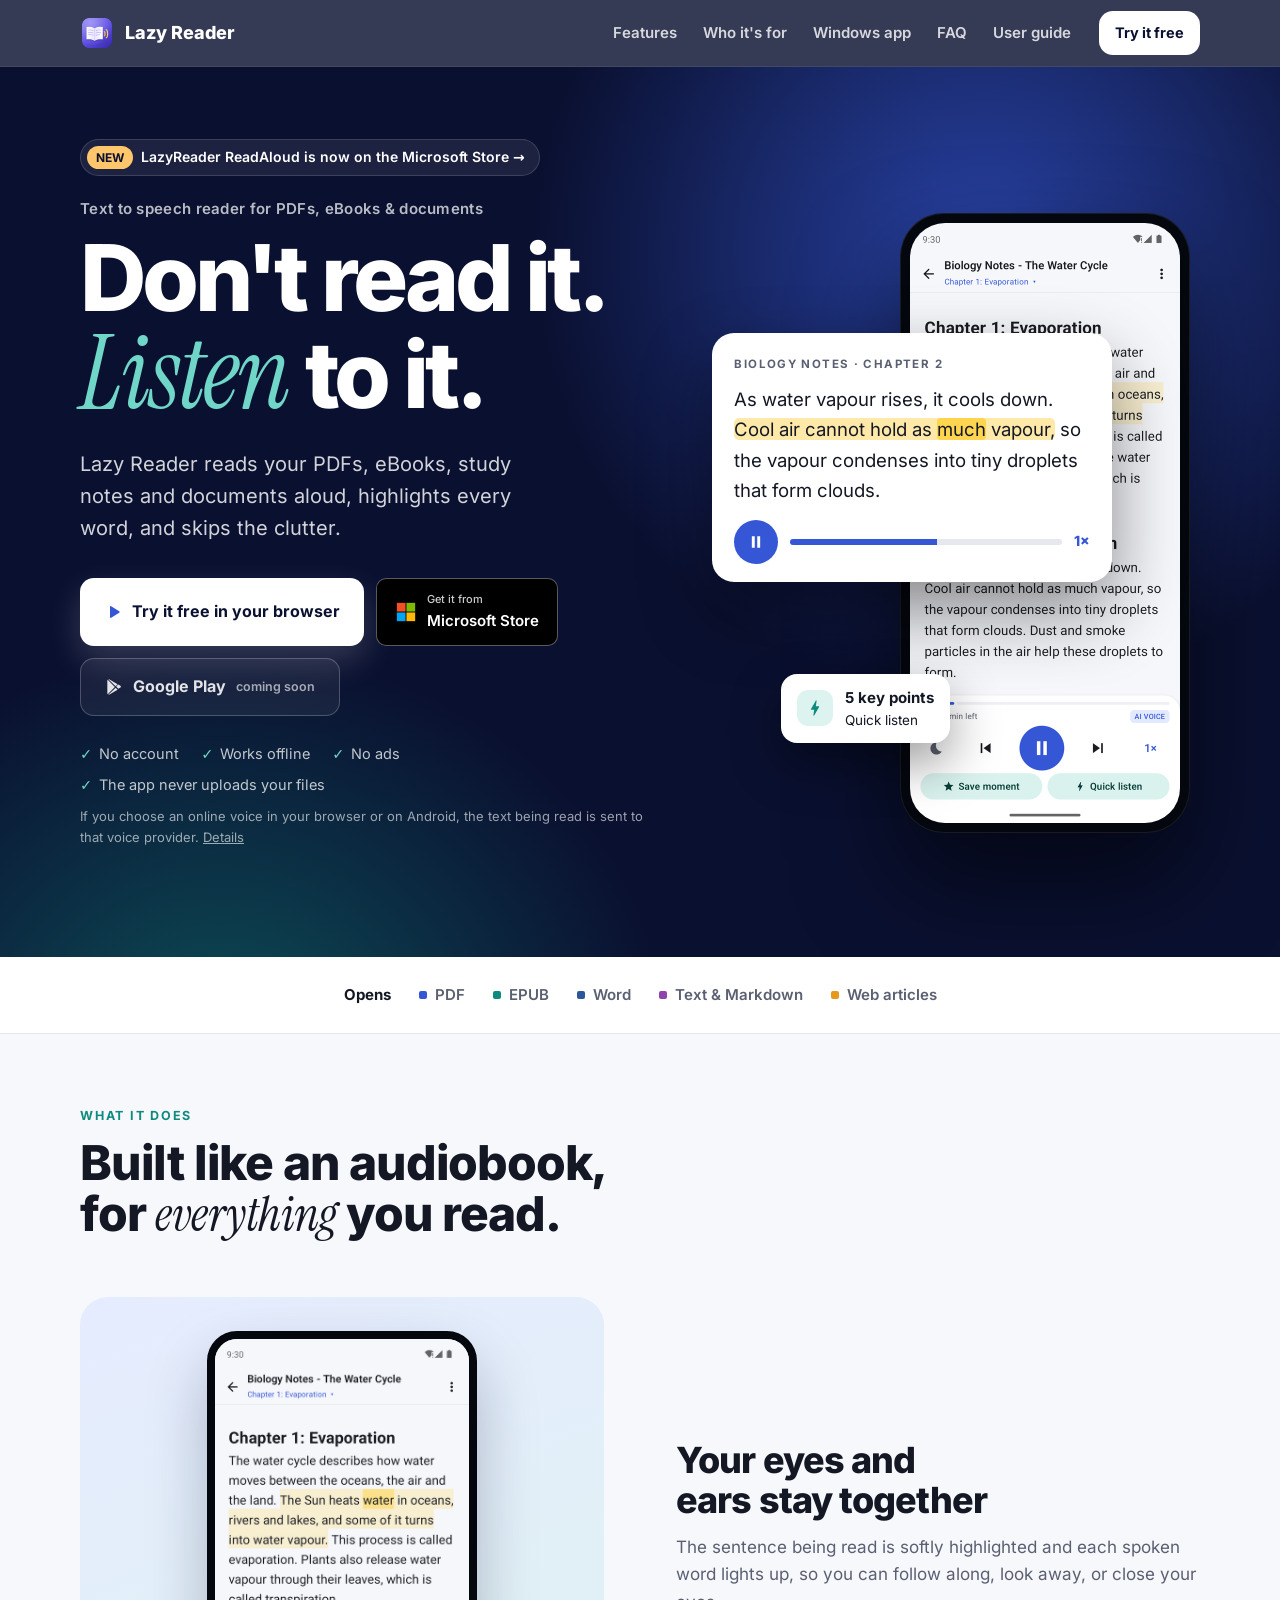
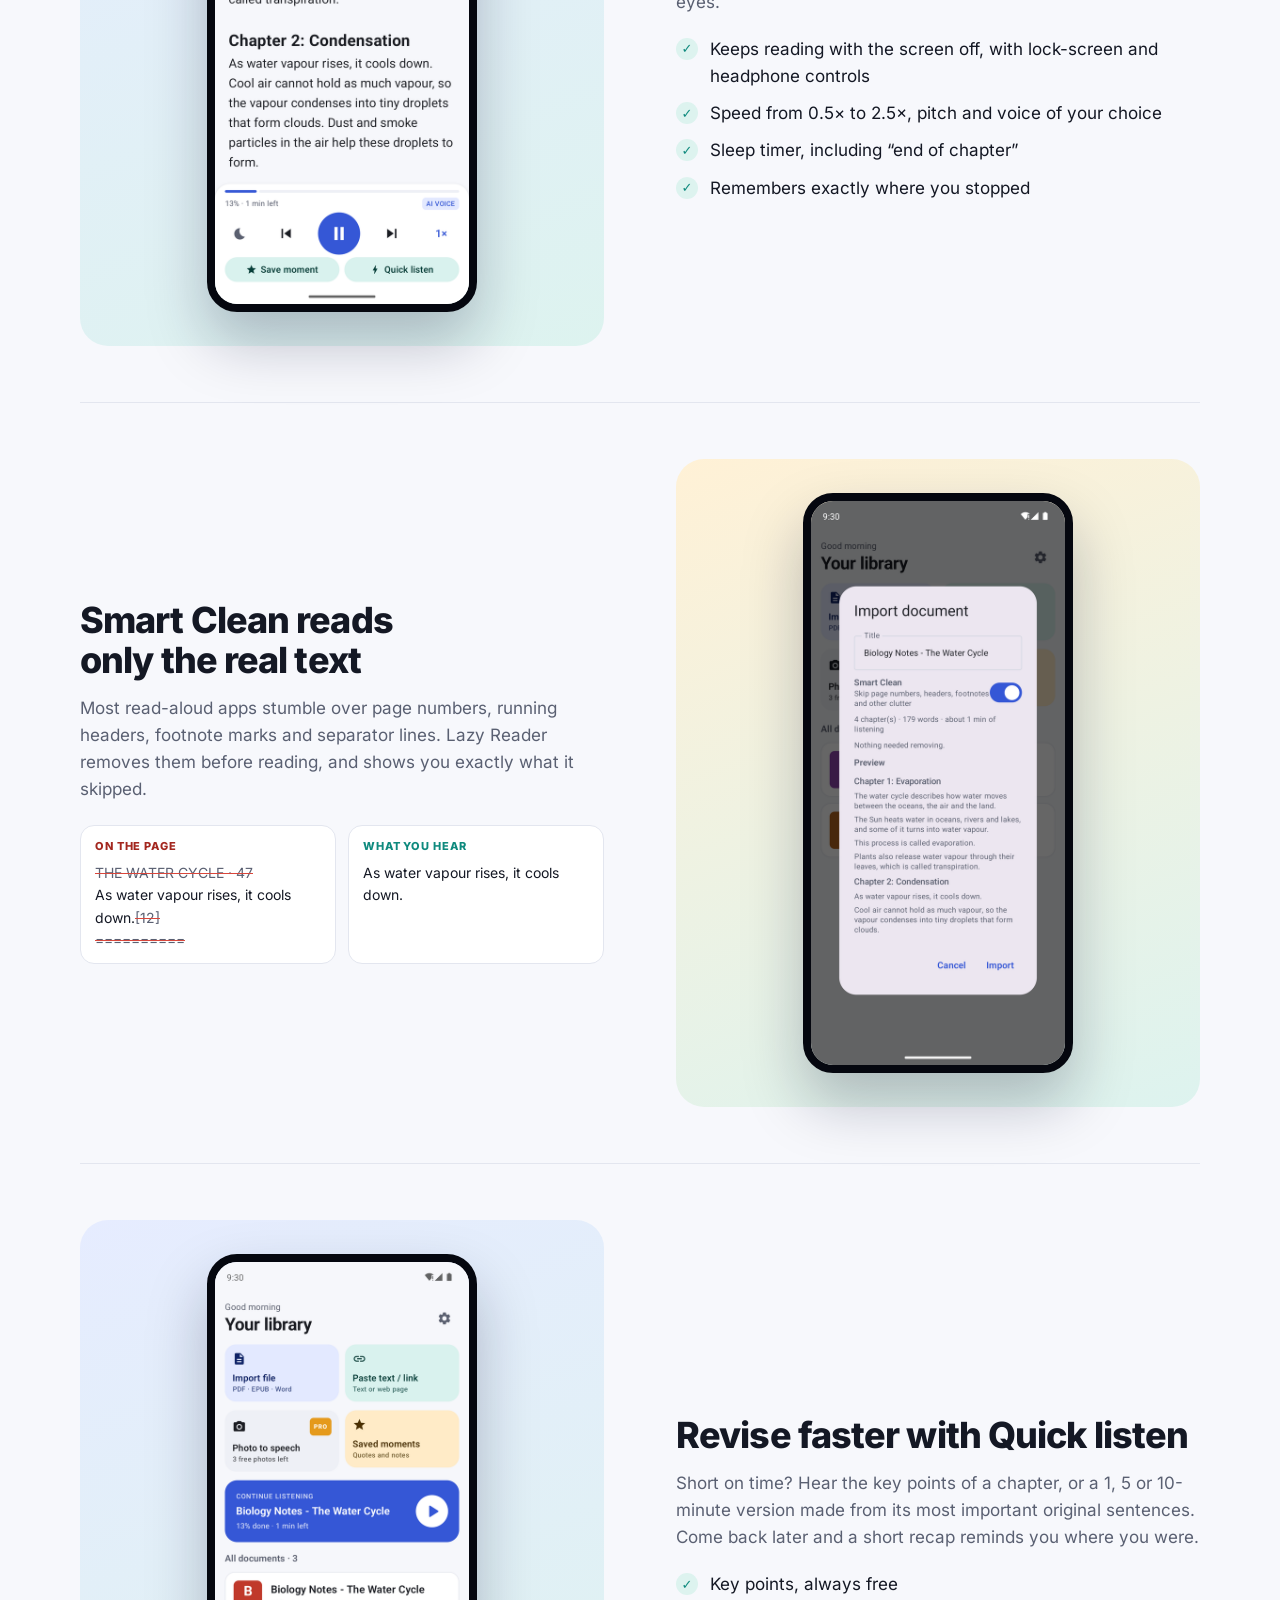
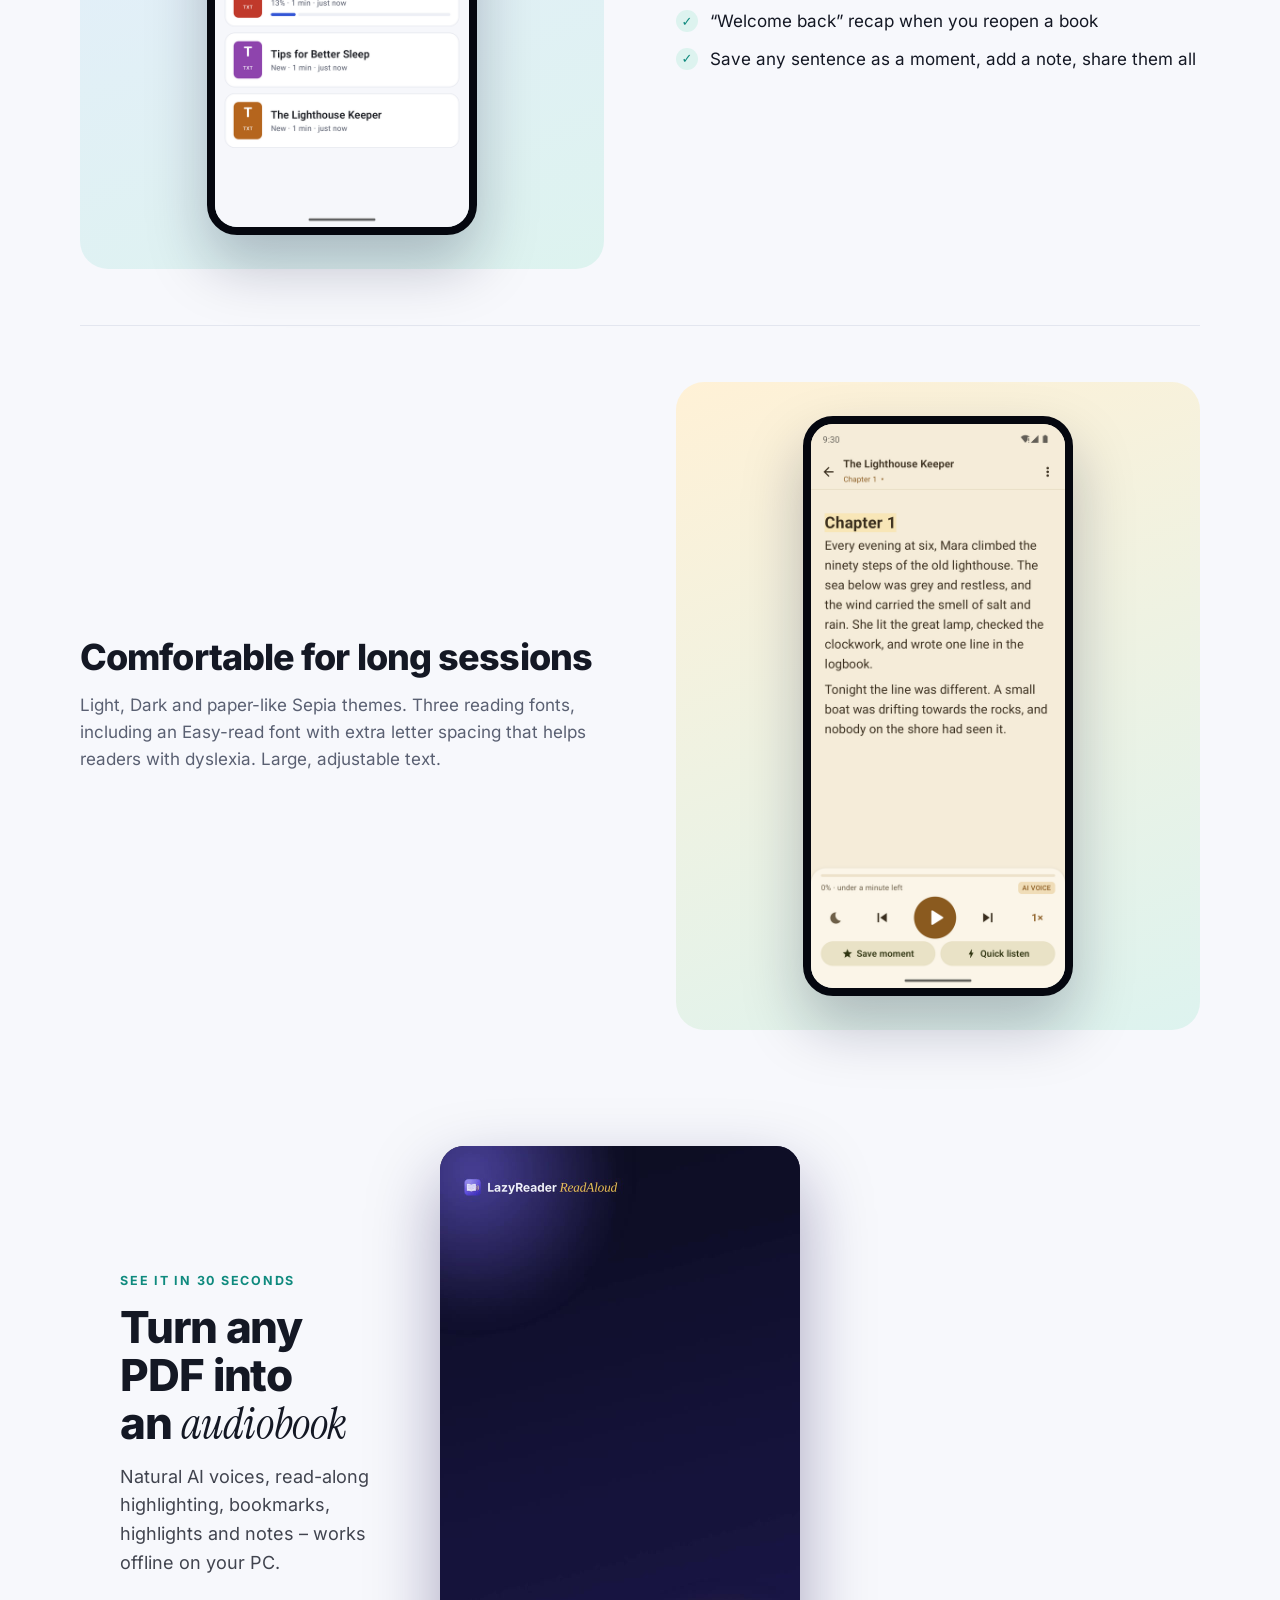
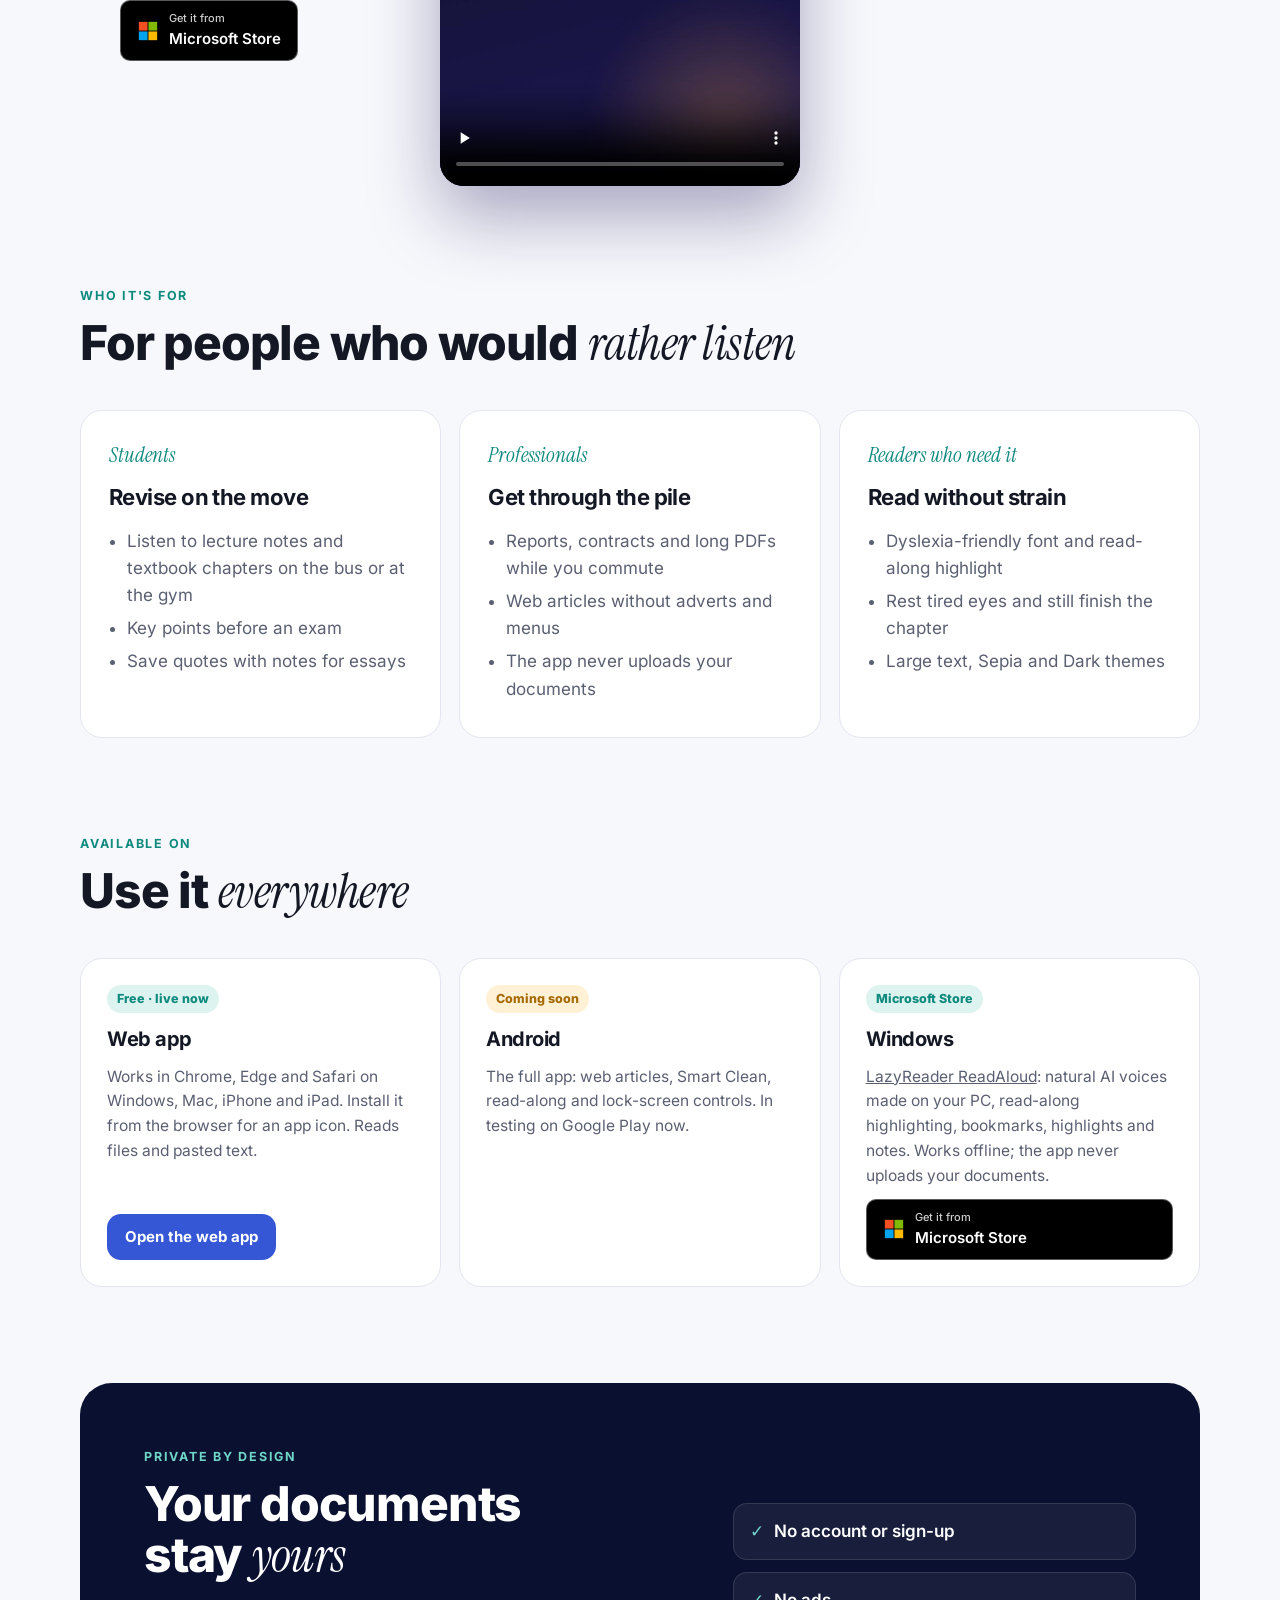
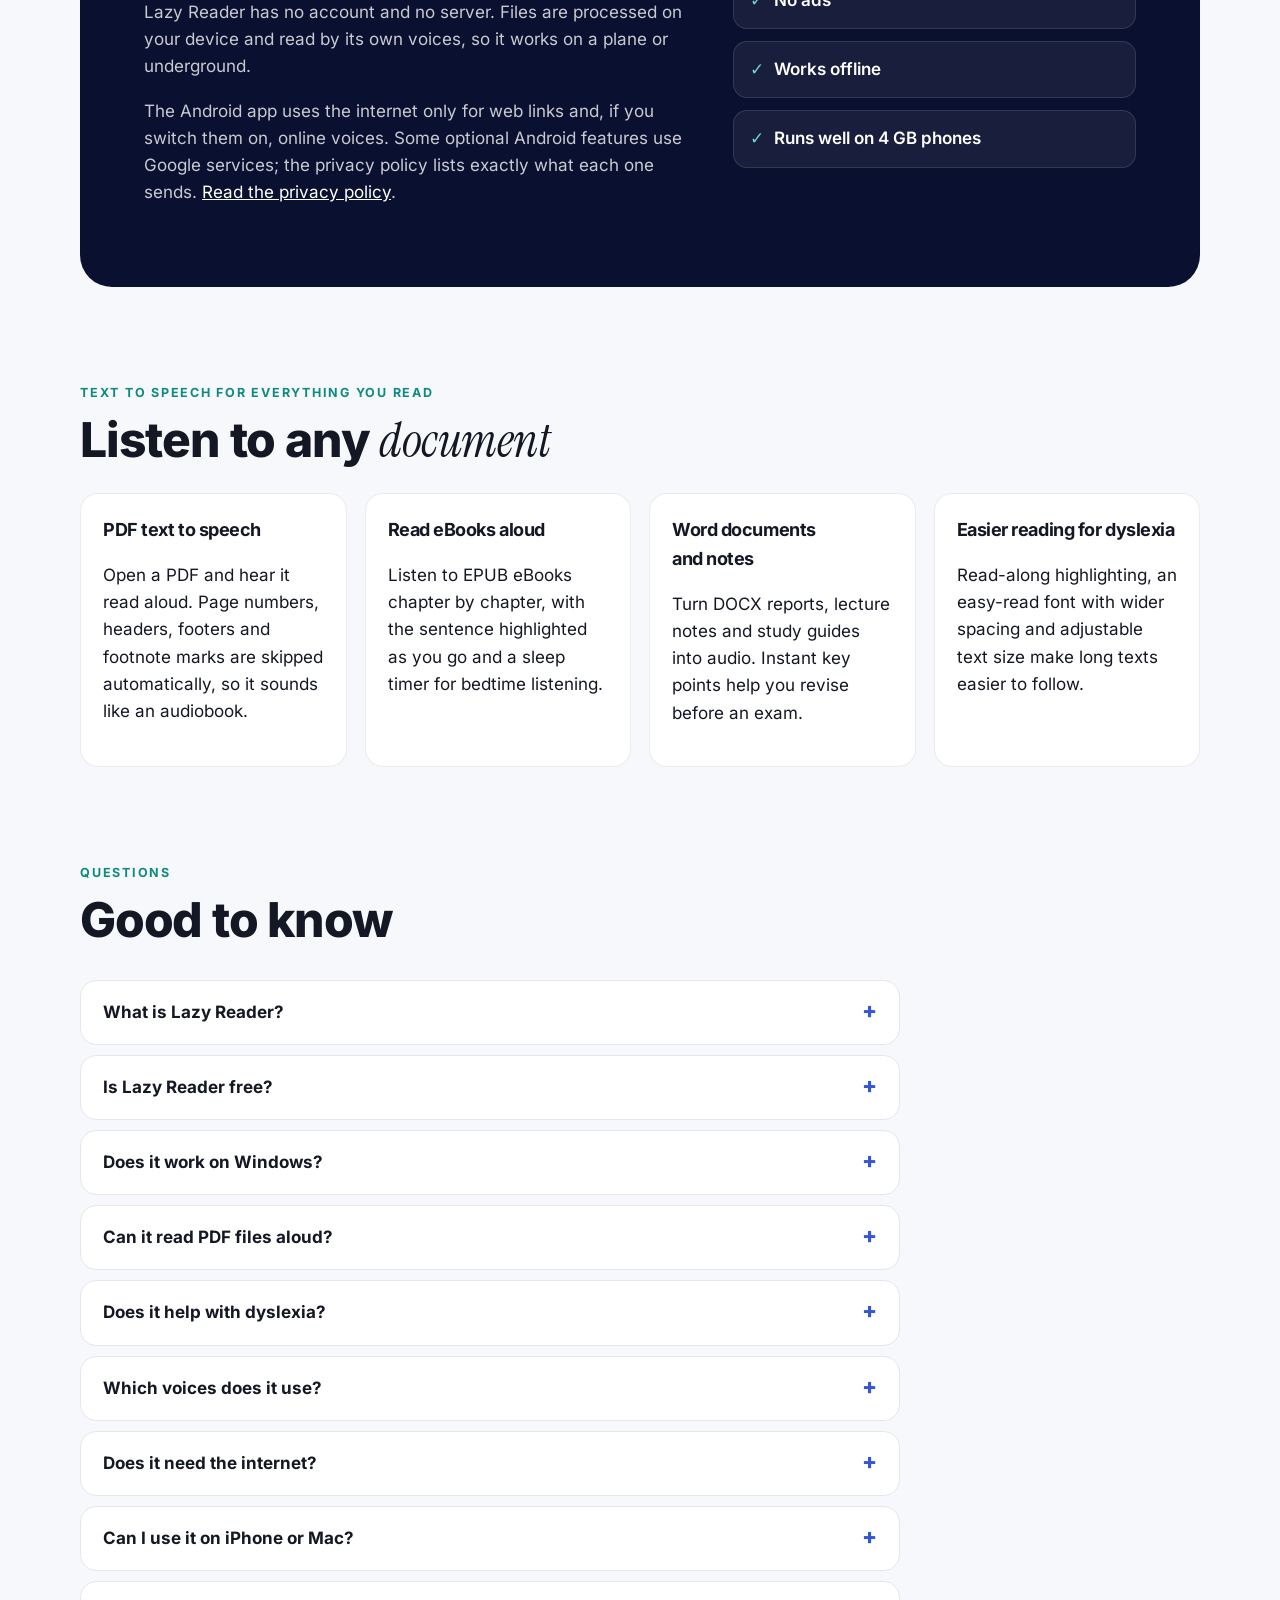
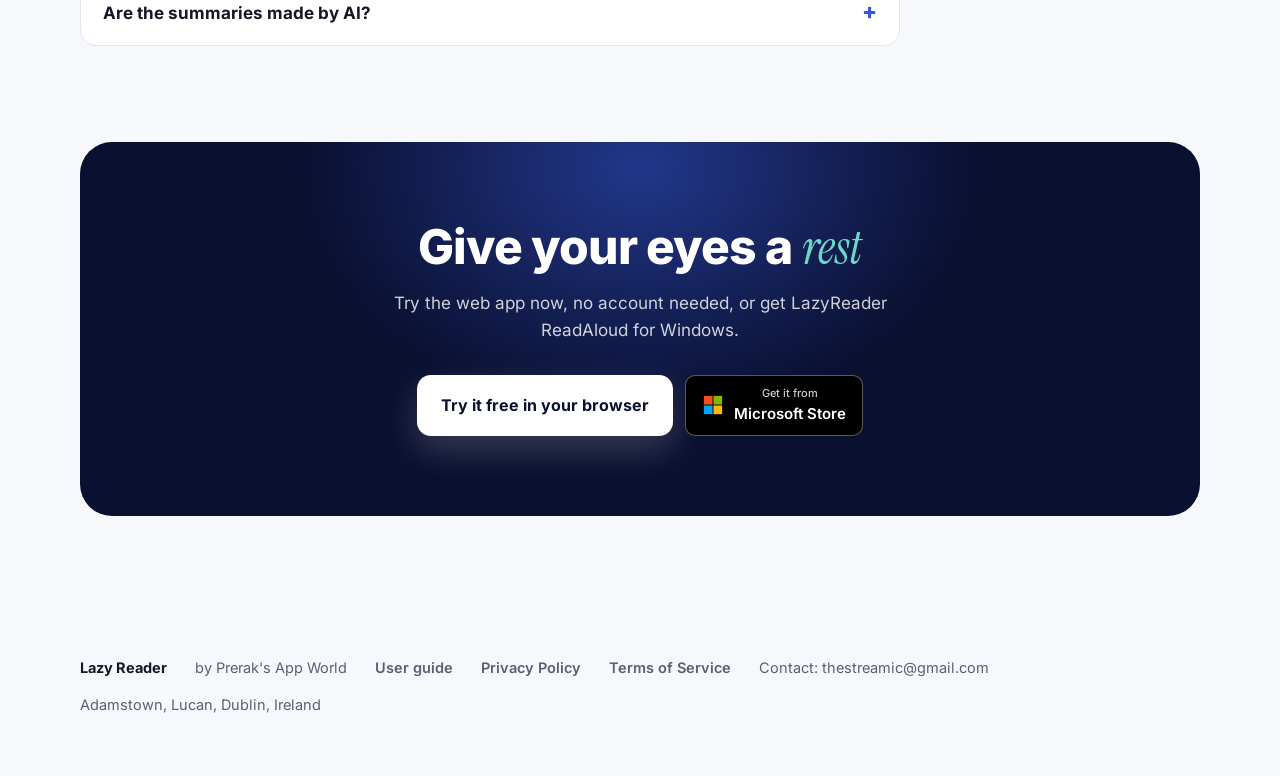
<file: index.html>
<!doctype html>
<html lang="en"><head><meta charset="utf-8"><meta name="viewport" content="width=device-width,initial-scale=1,viewport-fit=cover">
<meta name="claude:viewport-fit-sides" content="cover">
<title>Text to Speech Reader for PDF &amp; eBooks – Lazy Reader (Windows, Web)</title>
<meta name="description" content="Listen to PDFs, eBooks and Word documents read aloud in natural AI voices. Read-along highlighting, bookmarks, highlights and notes. Works offline. Get LazyReader ReadAloud free on the Microsoft Store or try it in your browser.">
<link rel="canonical" href="https://lazyreader.thestreamic.in/">
<meta name="robots" content="index,follow,max-image-preview:large">
<meta name="theme-color" content="#0E1220">
<meta property="og:type" content="website">
<meta property="og:site_name" content="Lazy Reader">
<meta property="og:title" content="Lazy Reader – Text to speech reader for PDFs and eBooks">
<meta property="og:description" content="Turn PDFs, eBooks and documents into audiobooks with read-along highlighting. Private, offline, free to try.">
<meta property="og:url" content="https://lazyreader.thestreamic.in/">
<meta property="og:image" content="https://lazyreader.thestreamic.in/assets/feature-graphic.png">
<meta name="twitter:card" content="summary_large_image">
<meta name="twitter:title" content="Lazy Reader – Text to speech reader for PDFs and eBooks">
<meta name="twitter:description" content="Listen to PDFs, eBooks and documents read aloud with read-along highlighting. Private and offline.">
<meta name="twitter:image" content="https://lazyreader.thestreamic.in/assets/feature-graphic.png">
<script type="application/ld+json">{"@context": "https://schema.org", "@graph": [{"@type": "SoftwareApplication", "name": "Lazy Reader", "alternateName": ["LazyReader ReadAloud", "Lazy Reader for Windows"], "applicationCategory": "UtilitiesApplication", "applicationSubCategory": "Text to speech reader", "operatingSystem": "Windows 10, Windows 11, Android, Web browser", "description": "Text to speech reader that reads PDFs, eBooks, Word documents and web articles aloud with read-along highlighting. Private and offline.", "url": "https://lazyreader.thestreamic.in/", "downloadUrl": "https://apps.microsoft.com/detail/9P0QN9WHNW99", "installUrl": "https://apps.microsoft.com/detail/9P0QN9WHNW99", "screenshot": "https://lazyreader.thestreamic.in/assets/screen-reader.png", "featureList": ["Text to speech for PDF, EPUB, DOCX, TXT and web pages", "Read-along sentence highlighting", "Smart Clean skips page numbers, headers and footers", "Natural voices, offline", "Instant key points and summaries", "Sleep timer and saved moments", "Bookmarks, 4-colour highlights and notes", "Notebook search across books", "Works offline on Windows 10 and 11"], "offers": {"@type": "Offer", "price": "0", "priceCurrency": "EUR", "description": "Free to download and try"}, "publisher": {"@type": "Organization", "name": "Prerak's App World", "email": "thestreamic@gmail.com"}, "image": "https://lazyreader.thestreamic.in/assets/app-icon.png", "sameAs": ["https://apps.microsoft.com/detail/9P0QN9WHNW99"]}, {"@type": "WebSite", "name": "Lazy Reader", "url": "https://lazyreader.thestreamic.in/"}, {"@type": "FAQPage", "mainEntity": [{"@type": "Question", "name": "What is Lazy Reader?", "acceptedAnswer": {"@type": "Answer", "text": "Lazy Reader is a text to speech reader. It reads PDFs, eBooks (EPUB), Word documents, notes and web articles aloud in natural voices and highlights the sentence you are hearing, like an audiobook for anything you read."}}, {"@type": "Question", "name": "Is Lazy Reader free?", "acceptedAnswer": {"@type": "Answer", "text": "Lazy Reader is free to download and try. While we launch, all features are free for a limited time. Some advanced features will later become part of an optional Pro upgrade; reading your documents aloud stays free."}}, {"@type": "Question", "name": "Does it work on Windows?", "acceptedAnswer": {"@type": "Answer", "text": "Yes. LazyReader ReadAloud for Windows is on the Microsoft Store. It uses natural AI voices generated on your PC, so it works offline and the app never uploads your documents."}}, {"@type": "Question", "name": "Can it read PDF files aloud?", "acceptedAnswer": {"@type": "Answer", "text": "Yes. Open a PDF and press Play. Smart Clean skips page numbers, headers, footers and footnote marks so you only hear the real text. Scanned PDFs (pictures of pages) are not supported yet."}}, {"@type": "Question", "name": "Does it help with dyslexia?", "acceptedAnswer": {"@type": "Answer", "text": "Many readers with dyslexia or tired eyes find listening with read-along highlighting easier. Lazy Reader also has an easy-read font with wider spacing and adjustable text size."}}]}, {"@type": "VideoObject", "name": "LazyReader ReadAloud: turn any PDF into an audiobook", "description": "30-second tour of LazyReader ReadAloud, the text to speech reader for Windows: natural AI voices, read-along highlighting, bookmarks, highlights and notes. Works offline.", "thumbnailUrl": "https://lazyreader.thestreamic.in/assets/video/short-poster.jpg?v=5", "contentUrl": "https://lazyreader.thestreamic.in/assets/video/lazyreader-readaloud-short.mp4?v=5", "uploadDate": "2026-11-28", "duration": "PT27S"}]}</script>
<link rel="icon" href="assets/favicon-48.png" sizes="48x48">
<link rel="apple-touch-icon" href="assets/apple-touch-icon.png">
<style>/* fonts are self-hosted: no requests to Google Fonts */
@font-face{font-family:'Inter';font-style:normal;font-display:swap;font-weight:400;src:url(assets/fonts/inter-latin-400-normal.woff2) format('woff2');unicode-range:U+0000-00FF, U+0131, U+0152-0153, U+02BB-02BC, U+02C6, U+02DA, U+02DC, U+0304, U+0308, U+0329, U+2000-206F, U+20AC, U+2122, U+2191, U+2193, U+2212, U+2215, U+FEFF, U+FFFD}
@font-face{font-family:'Inter';font-style:normal;font-display:swap;font-weight:400;src:url(assets/fonts/inter-latin-ext-400-normal.woff2) format('woff2');unicode-range:U+0100-02BA, U+02BD-02C5, U+02C7-02CC, U+02CE-02D7, U+02DD-02FF, U+0304, U+0308, U+0329, U+1D00-1DBF, U+1E00-1E9F, U+1EF2-1EFF, U+2020, U+20A0-20AB, U+20AD-20C0, U+2113, U+2C60-2C7F, U+A720-A7FF}
@font-face{font-family:'Inter';font-style:normal;font-display:swap;font-weight:500;src:url(assets/fonts/inter-latin-500-normal.woff2) format('woff2');unicode-range:U+0000-00FF, U+0131, U+0152-0153, U+02BB-02BC, U+02C6, U+02DA, U+02DC, U+0304, U+0308, U+0329, U+2000-206F, U+20AC, U+2122, U+2191, U+2193, U+2212, U+2215, U+FEFF, U+FFFD}
@font-face{font-family:'Inter';font-style:normal;font-display:swap;font-weight:500;src:url(assets/fonts/inter-latin-ext-500-normal.woff2) format('woff2');unicode-range:U+0100-02BA, U+02BD-02C5, U+02C7-02CC, U+02CE-02D7, U+02DD-02FF, U+0304, U+0308, U+0329, U+1D00-1DBF, U+1E00-1E9F, U+1EF2-1EFF, U+2020, U+20A0-20AB, U+20AD-20C0, U+2113, U+2C60-2C7F, U+A720-A7FF}
@font-face{font-family:'Inter';font-style:normal;font-display:swap;font-weight:600;src:url(assets/fonts/inter-latin-600-normal.woff2) format('woff2');unicode-range:U+0000-00FF, U+0131, U+0152-0153, U+02BB-02BC, U+02C6, U+02DA, U+02DC, U+0304, U+0308, U+0329, U+2000-206F, U+20AC, U+2122, U+2191, U+2193, U+2212, U+2215, U+FEFF, U+FFFD}
@font-face{font-family:'Inter';font-style:normal;font-display:swap;font-weight:600;src:url(assets/fonts/inter-latin-ext-600-normal.woff2) format('woff2');unicode-range:U+0100-02BA, U+02BD-02C5, U+02C7-02CC, U+02CE-02D7, U+02DD-02FF, U+0304, U+0308, U+0329, U+1D00-1DBF, U+1E00-1E9F, U+1EF2-1EFF, U+2020, U+20A0-20AB, U+20AD-20C0, U+2113, U+2C60-2C7F, U+A720-A7FF}
@font-face{font-family:'Inter';font-style:normal;font-display:swap;font-weight:700;src:url(assets/fonts/inter-latin-700-normal.woff2) format('woff2');unicode-range:U+0000-00FF, U+0131, U+0152-0153, U+02BB-02BC, U+02C6, U+02DA, U+02DC, U+0304, U+0308, U+0329, U+2000-206F, U+20AC, U+2122, U+2191, U+2193, U+2212, U+2215, U+FEFF, U+FFFD}
@font-face{font-family:'Inter';font-style:normal;font-display:swap;font-weight:700;src:url(assets/fonts/inter-latin-ext-700-normal.woff2) format('woff2');unicode-range:U+0100-02BA, U+02BD-02C5, U+02C7-02CC, U+02CE-02D7, U+02DD-02FF, U+0304, U+0308, U+0329, U+1D00-1DBF, U+1E00-1E9F, U+1EF2-1EFF, U+2020, U+20A0-20AB, U+20AD-20C0, U+2113, U+2C60-2C7F, U+A720-A7FF}
@font-face{font-family:'Inter';font-style:normal;font-display:swap;font-weight:800;src:url(assets/fonts/inter-latin-800-normal.woff2) format('woff2');unicode-range:U+0000-00FF, U+0131, U+0152-0153, U+02BB-02BC, U+02C6, U+02DA, U+02DC, U+0304, U+0308, U+0329, U+2000-206F, U+20AC, U+2122, U+2191, U+2193, U+2212, U+2215, U+FEFF, U+FFFD}
@font-face{font-family:'Inter';font-style:normal;font-display:swap;font-weight:800;src:url(assets/fonts/inter-latin-ext-800-normal.woff2) format('woff2');unicode-range:U+0100-02BA, U+02BD-02C5, U+02C7-02CC, U+02CE-02D7, U+02DD-02FF, U+0304, U+0308, U+0329, U+1D00-1DBF, U+1E00-1E9F, U+1EF2-1EFF, U+2020, U+20A0-20AB, U+20AD-20C0, U+2113, U+2C60-2C7F, U+A720-A7FF}
@font-face{font-family:'Instrument Serif';font-style:normal;font-display:swap;font-weight:400;src:url(assets/fonts/instrument-serif-latin-400-normal.woff2) format('woff2');unicode-range:U+0000-00FF, U+0131, U+0152-0153, U+02BB-02BC, U+02C6, U+02DA, U+02DC, U+0304, U+0308, U+0329, U+2000-206F, U+20AC, U+2122, U+2191, U+2193, U+2212, U+2215, U+FEFF, U+FFFD}
@font-face{font-family:'Instrument Serif';font-style:normal;font-display:swap;font-weight:400;src:url(assets/fonts/instrument-serif-latin-ext-400-normal.woff2) format('woff2');unicode-range:U+0100-02BA, U+02BD-02C5, U+02C7-02CC, U+02CE-02D7, U+02DD-02FF, U+0304, U+0308, U+0329, U+1D00-1DBF, U+1E00-1E9F, U+1EF2-1EFF, U+2020, U+20A0-20AB, U+20AD-20C0, U+2113, U+2C60-2C7F, U+A720-A7FF}
@font-face{font-family:'Instrument Serif';font-style:italic;font-display:swap;font-weight:400;src:url(assets/fonts/instrument-serif-latin-400-italic.woff2) format('woff2');unicode-range:U+0000-00FF, U+0131, U+0152-0153, U+02BB-02BC, U+02C6, U+02DA, U+02DC, U+0304, U+0308, U+0329, U+2000-206F, U+20AC, U+2122, U+2191, U+2193, U+2212, U+2215, U+FEFF, U+FFFD}
@font-face{font-family:'Instrument Serif';font-style:italic;font-display:swap;font-weight:400;src:url(assets/fonts/instrument-serif-latin-ext-400-italic.woff2) format('woff2');unicode-range:U+0100-02BA, U+02BD-02C5, U+02C7-02CC, U+02CE-02D7, U+02DD-02FF, U+0304, U+0308, U+0329, U+1D00-1DBF, U+1E00-1E9F, U+1EF2-1EFF, U+2020, U+20A0-20AB, U+20AD-20C0, U+2113, U+2C60-2C7F, U+A720-A7FF}
</style>
<style>
/* Layout: ink-dark hero with a live read-along demo; calm light body of alternating screenshot/feature rows; two price cards; platforms; FAQ */
:root{
  --ink:#0A1030; --paper:#F7F8FC; --surface:#FFFFFF; --fg:#141824; --muted:#5A6072; --line:#E3E6EF;
  --blue:#3557D6; --teal:#0F8A7E; --teal-2:#6FD6C8; --sun:#FFC66B; --hl:#FFE9A8; --word:#FFD54F;
  --blue-soft:#E6ECFF; --teal-soft:#DDF3EF; --sun-soft:#FFF1D6;
  --sans:'Inter',system-ui,-apple-system,'Segoe UI',Roboto,sans-serif;
  --serif:'Instrument Serif',Georgia,'Times New Roman',serif;
  --r:22px;
}
@media (prefers-color-scheme: dark){:root:not([data-theme="light"]){
  --paper:#0D1018; --surface:#161A24; --fg:#E9EBF2; --muted:#A4AABB; --line:#262B38;
  --blue:#9DB1FF; --teal:#6FD6C8; --blue-soft:#1D2856; --teal-soft:#12352F; --sun-soft:#3A2D10; color-scheme:dark}}
:root[data-theme="dark"]{
  --paper:#0D1018; --surface:#161A24; --fg:#E9EBF2; --muted:#A4AABB; --line:#262B38;
  --blue:#9DB1FF; --teal:#6FD6C8; --blue-soft:#1D2856; --teal-soft:#12352F; --sun-soft:#3A2D10; color-scheme:dark}
*{box-sizing:border-box}
html{scroll-behavior:smooth}
@media (prefers-reduced-motion: reduce){html{scroll-behavior:auto}*{animation:none!important;transition:none!important}}
body{margin:0;background:var(--paper);color:var(--fg);font-family:var(--sans);font-size:17px;line-height:1.6;-webkit-font-smoothing:antialiased}
a{color:inherit}
img{max-width:100%;display:block}
.in{max-width:1160px;margin:0 auto;padding-left:max(20px,env(safe-area-inset-left,0px));padding-right:max(20px,env(safe-area-inset-right,0px))}
h1,h2,h3{margin:0;letter-spacing:-.025em;text-wrap:balance}
h2{font-size:clamp(30px,4.2vw,48px);line-height:1.06;font-weight:800}
.serif{font-family:var(--serif);font-weight:400;font-style:italic;letter-spacing:-.01em}
.eyebrow{font-size:12.5px;font-weight:700;letter-spacing:.14em;text-transform:uppercase;color:var(--teal);margin-bottom:12px}
section{padding-block:96px}
.btn{display:inline-flex;align-items:center;justify-content:center;gap:10px;padding:15px 24px;border-radius:14px;font-weight:700;text-decoration:none;font-size:16px;border:0;cursor:pointer;transition:transform .15s,box-shadow .15s}
.btn:hover{transform:translateY(-1px)}
.btn:focus-visible{outline:3px solid var(--sun);outline-offset:3px}
.btn svg{width:18px;height:18px;flex:none}

/* nav */
body::before{content:"";position:fixed;inset:0 0 auto;height:env(safe-area-inset-top,0px);background:var(--ink);z-index:21}
.nav{position:sticky;top:env(safe-area-inset-top,0px);z-index:20;background:rgba(10,16,48,.82);backdrop-filter:saturate(1.4) blur(14px);-webkit-backdrop-filter:saturate(1.4) blur(14px);border-bottom:1px solid rgba(255,255,255,.08);color:#fff}
.nav .in{display:flex;align-items:center;gap:28px;height:66px}
.brand{display:flex;align-items:center;gap:11px;font-weight:800;font-size:18px;text-decoration:none}
.brand img{width:34px;height:34px;border-radius:9px}
.nav .links{display:flex;gap:26px;margin-left:auto;font-size:15px;font-weight:600}
.nav .links a{text-decoration:none;opacity:.8}
.nav .links a:hover{opacity:1}
.nav .cta{padding:10px 16px;font-size:14.5px;background:#fff;color:var(--ink)}
@media (max-width:820px){.nav .links{display:none}.nav .cta{margin-left:auto}}

/* hero */
.hero{background:var(--ink);color:#fff;position:relative;overflow:hidden;padding-block:72px 110px}
.hero::before{content:"";position:absolute;right:-12%;top:-30%;width:900px;height:900px;background:radial-gradient(closest-side,rgba(53,87,214,.7),transparent)}
.hero::after{content:"";position:absolute;left:-18%;bottom:-55%;width:900px;height:800px;background:radial-gradient(closest-side,rgba(15,138,126,.5),transparent)}
.hero .in{position:relative;z-index:1;display:grid;grid-template-columns:1.08fr .92fr;gap:60px;align-items:center}
@media (max-width:940px){.hero .in{grid-template-columns:1fr;gap:56px}}
.pill{display:inline-flex;align-items:center;gap:8px;padding:6px 14px 6px 6px;border-radius:999px;background:rgba(255,255,255,.08);border:1px solid rgba(255,255,255,.14);font-size:14px;font-weight:600}
.pill b{background:var(--sun);color:var(--ink);border-radius:999px;padding:2px 9px;font-size:12px}
.hero h1{font-size:clamp(46px,7.4vw,92px);line-height:.98;font-weight:800;letter-spacing:-.045em;margin-top:22px}
.hero h1 .kicker{display:block;font-size:15px;font-weight:600;letter-spacing:.02em;line-height:1.4;color:rgba(255,255,255,.72);margin-bottom:14px;text-transform:none}
.store-badge{display:inline-flex;align-items:center;gap:10px;background:#000;color:#fff;border:1px solid rgba(255,255,255,.35);border-radius:10px;padding:9px 16px;font-weight:600;text-decoration:none;font-size:15px}
.store-badge small{display:block;font-size:11px;font-weight:500;opacity:.8}
.seo-grid{display:grid;grid-template-columns:repeat(auto-fit,minmax(240px,1fr));gap:18px;margin-top:26px}
.seo-grid article{background:#fff;border:1px solid rgba(14,18,32,.08);border-radius:18px;padding:22px}
.seo-grid h3{font-size:18px;margin-bottom:8px}
.hero h1 .serif{font-size:1.12em;color:var(--teal-2);letter-spacing:-.02em}
.hero .sub{font-size:20px;color:rgba(255,255,255,.82);margin:24px 0 34px;max-width:36ch}
.ctas{display:flex;flex-wrap:wrap;gap:12px}
.btn-main{background:#fff;color:var(--ink);box-shadow:0 14px 34px rgba(255,255,255,.18)}
.btn-main:hover{box-shadow:0 18px 40px rgba(255,255,255,.26)}
.btn-ghost{background:rgba(255,255,255,.06);color:rgba(255,255,255,.88);border:1px solid rgba(255,255,255,.22)}
.btn-ghost small{font-weight:600;opacity:.7;font-size:12.5px}
.trust{display:flex;flex-wrap:wrap;gap:8px 22px;margin-top:26px;font-size:14.5px;color:rgba(255,255,255,.75)}
.trust span::before{content:"✓";color:var(--teal-2);font-weight:900;margin-right:7px}
.stage{position:relative;min-height:560px}
.phone{position:absolute;right:10px;top:0;width:290px;padding:10px;border-radius:44px;background:#05070F;box-shadow:0 50px 100px rgba(0,0,0,.55),0 0 0 1px rgba(255,255,255,.08) inset}
.phone img{border-radius:35px}
.demo{position:absolute;left:0;top:120px;width:min(400px,88%);background:#fff;color:#141824;border-radius:22px;padding:22px 22px 18px;box-shadow:0 30px 70px rgba(0,0,0,.45);z-index:2}
.demo .lbl{font-size:11.5px;font-weight:700;letter-spacing:.12em;color:#5A6072}
.demo .txt{font-size:18.5px;line-height:1.65;margin:10px 0 14px}
.demo .s{border-radius:5px;transition:background .25s}.demo .s.on{background:var(--hl)}
.demo .w{border-radius:4px;transition:background .12s}.demo .w.on{background:var(--word)}
.demo .bar{display:flex;align-items:center;gap:12px}
.demo .pp{width:44px;height:44px;border-radius:50%;background:#3557D6;border:0;display:flex;align-items:center;justify-content:center;cursor:pointer}
.demo .track{flex:1;height:6px;border-radius:3px;background:#E6E8EF;overflow:hidden}.demo .track i{display:block;height:100%;width:0;background:#3557D6;transition:width .3s}
.demo .spd{font-weight:800;color:#3557D6;font-size:14px}
.float{position:absolute;right:250px;bottom:30px;z-index:3;background:#fff;color:#141824;border-radius:16px;padding:12px 16px;display:flex;gap:12px;align-items:center;box-shadow:0 20px 50px rgba(0,0,0,.4);font-size:13.5px}
.float b{display:block;font-size:15px}
.float .ic{width:36px;height:36px;border-radius:11px;background:#DDF3EF;display:flex;align-items:center;justify-content:center}
@media (max-width:940px){.stage{min-height:auto;display:flex;flex-direction:column;gap:20px}.phone{position:relative;right:auto;margin:0 auto;width:250px}.demo{position:relative;top:auto;width:100%}.float{display:none}}

/* formats */
.formats{background:var(--surface);border-bottom:1px solid var(--line);padding-block:26px}
.formats .in{display:flex;flex-wrap:wrap;align-items:center;gap:12px 28px;justify-content:center;color:var(--muted);font-weight:600;font-size:15px}
.formats .in b{color:var(--fg);font-weight:700}
.formats .tag{display:inline-flex;align-items:center;gap:8px}
.formats .tag i{width:8px;height:8px;border-radius:2px;background:var(--blue);display:inline-block}

/* feature rows */
.row{display:grid;grid-template-columns:1fr 1fr;gap:72px;align-items:center;padding-block:56px}
.row + .row{border-top:1px solid var(--line)}
.row.flip .shot{order:2}
@media (max-width:880px){.row{grid-template-columns:1fr;gap:36px}.row.flip .shot{order:0}}
.shot{display:flex;justify-content:center;padding:34px 0;border-radius:28px;background:linear-gradient(160deg,var(--blue-soft),var(--teal-soft))}
.shot.sun{background:linear-gradient(160deg,var(--sun-soft),var(--teal-soft))}
.shot img{width:min(270px,70%);border-radius:30px;border:8px solid #05070F;box-shadow:0 30px 60px rgba(10,16,48,.25)}
.row h3{font-size:clamp(26px,3vw,36px);line-height:1.1;font-weight:800}
.row p{color:var(--muted);margin:14px 0 0}
.checks{list-style:none;padding:0;margin:20px 0 0;display:grid;gap:10px}
.checks li{display:flex;gap:12px;align-items:flex-start}
.checks li::before{content:"✓";flex:none;width:22px;height:22px;margin-top:2px;border-radius:50%;background:var(--teal-soft);color:var(--teal);font-weight:900;font-size:13px;display:flex;align-items:center;justify-content:center}
.ba{display:grid;grid-template-columns:1fr 1fr;gap:12px;margin-top:22px;font-size:14px}
@media (max-width:480px){.ba{grid-template-columns:1fr}}
.ba div{background:var(--surface);border:1px solid var(--line);border-radius:14px;padding:12px 14px;min-width:0;overflow-wrap:anywhere}
.ba small{display:block;font-weight:800;letter-spacing:.08em;font-size:11px;margin-bottom:6px}
.junk{text-decoration:line-through;text-decoration-color:#D9473C;color:var(--muted)}

/* audience */
.aud{display:grid;grid-template-columns:repeat(3,minmax(0,1fr));gap:18px;margin-top:40px}
@media (max-width:900px){.aud{grid-template-columns:1fr}}
.aud article{background:var(--surface);border:1px solid var(--line);border-radius:var(--r);padding:28px;min-width:0}
.aud h3{font-size:22px;margin-bottom:6px}
.aud .who{font-family:var(--serif);font-style:italic;font-size:21px;color:var(--teal);margin-bottom:8px}
.aud ul{margin:12px 0 0;padding-left:18px;color:var(--muted)}
.aud li{margin:6px 0}

/* pricing */

/* platforms */
.plat{display:grid;grid-template-columns:repeat(3,minmax(0,1fr));gap:18px;margin-top:40px}
@media (max-width:900px){.plat{grid-template-columns:1fr}}
.plat article{background:var(--surface);border:1px solid var(--line);border-radius:var(--r);padding:26px;display:flex;flex-direction:column;gap:10px;min-width:0}
.plat h3{font-size:20px}
.plat p{margin:0;color:var(--muted);font-size:15.5px;flex:1}
.status{align-self:flex-start;font-size:12.5px;font-weight:800;padding:4px 10px;border-radius:999px}
.status.live{background:var(--teal-soft);color:var(--teal)}
.status.soon{background:var(--sun-soft);color:#A66A06}
.plat .btn{align-self:flex-start;padding:11px 18px;font-size:15px;background:#3557D6;color:#fff}

/* privacy */
.priv{background:var(--ink);color:#fff;border-radius:32px;padding:clamp(28px,5vw,64px);display:grid;grid-template-columns:1.15fr .85fr;gap:44px;align-items:center}
@media (max-width:860px){.priv{grid-template-columns:1fr}}
.priv p{color:rgba(255,255,255,.78)}
.priv .list{display:grid;gap:12px}
.priv .list div{background:rgba(255,255,255,.06);border:1px solid rgba(255,255,255,.12);border-radius:14px;padding:14px 16px;font-weight:600}
.priv .list div::before{content:"✓";color:var(--teal-2);font-weight:900;margin-right:10px}

/* faq */
.faq{margin-top:34px;display:grid;gap:10px;max-width:820px}
details{background:var(--surface);border:1px solid var(--line);border-radius:16px;padding:18px 22px}
summary{font-weight:700;cursor:pointer;list-style:none;display:flex;justify-content:space-between;gap:16px}
summary::-webkit-details-marker{display:none}
summary::after{content:"+";font-weight:800;color:var(--blue);font-size:22px;line-height:1}
details[open] summary::after{content:"–"}
details p{margin:10px 0 0;color:var(--muted)}

/* final */
.final{text-align:center;background:var(--ink);color:#fff;border-radius:32px;padding:80px 24px;position:relative;overflow:hidden}
.final::before{content:"";position:absolute;left:20%;right:20%;top:-60%;height:500px;background:radial-gradient(closest-side,rgba(53,87,214,.55),transparent)}
.final > *{position:relative}
.final h2 .serif{color:var(--teal-2)}
.final p{color:rgba(255,255,255,.8);margin:16px auto 30px;max-width:46ch}
.final .ctas{justify-content:center}
footer{padding-block:44px 60px;color:var(--muted);font-size:14.5px}
footer .in{display:flex;flex-wrap:wrap;gap:14px 28px;align-items:center}
footer a{text-decoration:none;font-weight:600}
footer a:hover{text-decoration:underline}
.short{padding:20px 0 60px}.short-in{max-width:1080px;margin:0 auto;padding:0 20px;display:grid;grid-template-columns:1fr auto;gap:48px;align-items:center}
.short-text h2{font-size:clamp(28px,4vw,44px);line-height:1.1;margin:8px 0 14px}.short-text p{font-size:18px;opacity:.8;margin:0 0 22px;max-width:520px}
.short-video{width:min(360px,100%);height:auto;aspect-ratio:9/16;border-radius:24px;background:#141033;box-shadow:0 30px 70px rgba(20,12,80,.35)}
@media(max-width:760px){.short-in{grid-template-columns:1fr;justify-items:center;text-align:center}.short-text p{margin-left:auto;margin-right:auto}}
</style>
</head><body>

<nav class="nav" aria-label="Main">
  <div class="in">
    <a class="brand" href="#top"><img src="assets/app-icon.png" alt="Lazy Reader logo" width="28" height="28">Lazy Reader</a>
    <div class="links"><a href="#features">Features</a><a href="#who">Who it's for</a><a href="windows.html">Windows app</a><a href="#faq">FAQ</a><a href="app/help/">User guide</a></div>
    <a class="btn cta" href="app/">Try it free</a>
  </div>
</nav>

<header class="hero" id="top">
  <div class="in">
    <div>
      <a class="pill" href="windows.html" style="text-decoration:none;color:inherit"><b>NEW</b> LazyReader ReadAloud is now on the Microsoft Store →</a>
      <h1><span class="kicker">Text to speech reader for PDFs, eBooks &amp; documents</span>Don't read it.<br><span class="serif">Listen</span> to it.</h1>
      <p class="sub">Lazy Reader reads your PDFs, eBooks, study notes and documents aloud, highlights every word, and skips the clutter.</p>
      <div class="ctas">
        <a class="btn btn-main" href="app/"><svg viewBox="0 0 24 24"><path fill="#3557D6" d="M8 5.14v13.72c0 .79.87 1.27 1.54.84l10.78-6.86a1 1 0 0 0 0-1.69L9.54 4.3C8.87 3.87 8 4.35 8 5.14z"/></svg>Try it free in your browser</a>
        <a class="store-badge" style="padding:12px 18px" href="https://apps.microsoft.com/detail/9P0QN9WHNW99" rel="noopener"><svg width="22" height="22" viewBox="0 0 24 24" aria-hidden="true"><path fill="#F25022" d="M2 2h9.5v9.5H2z"/><path fill="#7FBA00" d="M12.5 2H22v9.5h-9.5z"/><path fill="#00A4EF" d="M2 12.5h9.5V22H2z"/><path fill="#FFB900" d="M12.5 12.5H22V22h-9.5z"/></svg><span><small>Get it from</small>Microsoft Store</span></a>
        <a class="btn btn-ghost" href="#platforms"><svg viewBox="0 0 24 24"><path fill="currentColor" d="M3.6 2.2c-.3.3-.5.8-.5 1.4v16.8c0 .6.2 1.1.5 1.4l9.5-9.8-9.5-9.8zm10.6 8.7 2.6-2.7L5.4 1.7c-.3-.2-.7-.2-1 0l9.8 9.2zm0 2.2-9.8 9.2c.3.2.7.2 1 0l11.4-6.5-2.6-2.7zm6.4-2.9-2.9-1.7-2.8 2.9 2.8 2.9 2.9-1.7c.8-.5.8-1.9 0-2.4z"/></svg>Google Play <small>coming soon</small></a>
      </div>
      <div class="trust"><span>No account</span><span>Works offline</span><span>No ads</span><span>The app never uploads your files</span></div>
      <p style="margin:10px 0 0;font-size:13px;color:rgba(255,255,255,.6)">If you choose an online voice in your browser or on Android, the text being read is sent to that voice provider. <a href="privacy.html#platforms" style="color:inherit">Details</a></p>
    </div>
    <div class="stage" aria-label="Lazy Reader preview">
      <div class="phone"><img src="assets/screen-reader.png" alt="Lazy Reader reading biology notes aloud with the sentence highlighted"></div>
      <div class="demo">
        <div class="lbl">BIOLOGY NOTES · CHAPTER 2</div>
        <p class="txt" id="demoText"></p>
        <div class="bar">
          <button class="pp" id="demoBtn" aria-label="Pause example"><svg id="demoIco" width="20" height="20" viewBox="0 0 24 24"><path fill="#fff" d="M7 5h3.5v14H7zM13.5 5H17v14h-3.5z"/></svg></button>
          <div class="track"><i id="demoBar"></i></div>
          <span class="spd">1×</span>
        </div>
      </div>
      <div class="float"><div class="ic"><svg width="20" height="20" viewBox="0 0 24 24"><path fill="#0F8A7E" d="M11 21h-1l1-7H7.5c-.88 0-.33-.75-.31-.78C8.48 10.94 10.42 7.54 13.01 3h1l-1 7h3.51c.4 0 .62.19.4.66C12.97 17.55 11 21 11 21z"/></svg></div><div><b>5 key points</b>Quick listen</div></div>
    </div>
  </div>
</header>

<div class="formats"><div class="in"><b>Opens</b>
  <span class="tag"><i></i>PDF</span><span class="tag"><i style="background:#0F8A7E"></i>EPUB</span><span class="tag"><i style="background:#2B579A"></i>Word</span>
  <span class="tag"><i style="background:#8E44AD"></i>Text &amp; Markdown</span><span class="tag"><i style="background:#E59A1C"></i>Web articles</span></div></div>

<section id="features" style="padding-block:72px 40px">
  <div class="in">
    <div class="eyebrow">What it does</div>
    <h2>Built like an audiobook,<br>for <span class="serif">everything</span> you read.</h2>

    <div class="row">
      <div class="shot"><img src="assets/screen-reader.png" alt="Reading screen with highlighted sentence" loading="lazy"></div>
      <div>
        <h3>Your eyes and ears stay together</h3>
        <p>The sentence being read is softly highlighted and each spoken word lights up, so you can follow along, look away, or close your eyes.</p>
        <ul class="checks">
          <li>Keeps reading with the screen off, with lock-screen and headphone controls</li>
          <li>Speed from 0.5× to 2.5×, pitch and voice of your choice</li>
          <li>Sleep timer, including “end of chapter”</li>
          <li>Remembers exactly where you stopped</li>
        </ul>
      </div>
    </div>

    <div class="row flip">
      <div class="shot sun"><img src="assets/screen-import.png" alt="Import preview showing Smart Clean" loading="lazy"></div>
      <div>
        <h3>Smart Clean reads only the real text</h3>
        <p>Most read-aloud apps stumble over page numbers, running headers, footnote marks and separator lines. Lazy Reader removes them before reading, and shows you exactly what it skipped.</p>
        <div class="ba">
          <div><small style="color:#A3271F">ON THE PAGE</small><span class="junk">THE WATER CYCLE · 47</span><br>As water vapour rises, it cools down.<span class="junk">[12]</span><br><span class="junk">==========</span></div>
          <div><small style="color:var(--teal)">WHAT YOU HEAR</small>As water vapour rises, it cools down.</div>
        </div>
      </div>
    </div>

    <div class="row">
      <div class="shot"><img src="assets/screen-library.png" alt="Library with Continue listening" loading="lazy"></div>
      <div>
        <h3>Revise faster with Quick listen</h3>
        <p>Short on time? Hear the key points of a chapter, or a 1, 5 or 10-minute version made from its most important original sentences. Come back later and a short recap reminds you where you were.</p>
        <ul class="checks">
          <li>Key points, always free</li>
          <li>“Welcome back” recap when you reopen a book</li>
          <li>Save any sentence as a moment, add a note, share them all</li>
        </ul>
      </div>
    </div>

    <div class="row flip">
      <div class="shot sun"><img src="assets/screen-sepia.png" alt="Sepia reading theme" loading="lazy"></div>
      <div>
        <h3>Comfortable for long sessions</h3>
        <p>Light, Dark and paper-like Sepia themes. Three reading fonts, including an Easy-read font with extra letter spacing that helps readers with dyslexia. Large, adjustable text.</p>
      </div>
    </div>

  </div>
</section>

<section class="short" aria-labelledby="short-h">
  <div class="short-in">
    <div class="short-text"><div class="eyebrow">See it in 30 seconds</div>
      <h2 id="short-h">Turn any PDF into an <span class="serif">audiobook</span></h2>
      <p>Natural AI voices, read-along highlighting, bookmarks, highlights and notes – works offline on your PC.</p>
      <a class="store-badge" href="https://apps.microsoft.com/detail/9P0QN9WHNW99" rel="noopener"><svg width="22" height="22" viewBox="0 0 24 24" aria-hidden="true"><path fill="#F25022" d="M2 2h9.5v9.5H2z"/><path fill="#7FBA00" d="M12.5 2H22v9.5h-9.5z"/><path fill="#00A4EF" d="M2 12.5h9.5V22H2z"/><path fill="#FFB900" d="M12.5 12.5H22V22h-9.5z"/></svg><span><small>Get it from</small>Microsoft Store</span></a></div>
    <video class="short-video" src="assets/video/lazyreader-readaloud-short.mp4?v=5" poster="assets/video/short-poster.jpg?v=5" controls playsinline preload="none" width="360" height="640" aria-label="LazyReader ReadAloud 30-second video"></video>
  </div>
</section>
<section id="who" style="padding-top:40px">
  <div class="in">
    <div class="eyebrow">Who it's for</div>
    <h2>For people who would <span class="serif">rather listen</span></h2>
    <div class="aud">
      <article><div class="who">Students</div><h3>Revise on the move</h3>
        <ul><li>Listen to lecture notes and textbook chapters on the bus or at the gym</li><li>Key points before an exam</li><li>Save quotes with notes for essays</li></ul></article>
      <article><div class="who">Professionals</div><h3>Get through the pile</h3>
        <ul><li>Reports, contracts and long PDFs while you commute</li><li>Web articles without adverts and menus</li><li>The app never uploads your documents</li></ul></article>
      <article><div class="who">Readers who need it</div><h3>Read without strain</h3>
        <ul><li>Dyslexia-friendly font and read-along highlight</li><li>Rest tired eyes and still finish the chapter</li><li>Large text, Sepia and Dark themes</li></ul></article>
    </div>
  </div>
</section>

<section id="platforms" style="padding-top:0">
  <div class="in">
    <div class="eyebrow">Available on</div>
    <h2>Use it <span class="serif">everywhere</span></h2>
    <div class="plat">
      <article><span class="status live">Free · live now</span><h3>Web app</h3><p>Works in Chrome, Edge and Safari on Windows, Mac, iPhone and iPad. Install it from the browser for an app icon. Reads files and pasted text.</p><a class="btn" href="app/">Open the web app</a></article>
      <article><span class="status soon">Coming soon</span><h3>Android</h3><p>The full app: web articles, Smart Clean, read-along and lock-screen controls. In testing on Google Play now.</p></article>
      <article><span class="status live">Microsoft Store</span><h3>Windows</h3><p><a href="windows.html" style="color:inherit">LazyReader ReadAloud</a>: natural AI voices made on your PC, read-along highlighting, bookmarks, highlights and notes. Works offline; the app never uploads your documents.</p><a class="store-badge" href="https://apps.microsoft.com/detail/9P0QN9WHNW99" rel="noopener"><svg width="22" height="22" viewBox="0 0 24 24" aria-hidden="true"><path fill="#F25022" d="M2 2h9.5v9.5H2z"/><path fill="#7FBA00" d="M12.5 2H22v9.5h-9.5z"/><path fill="#00A4EF" d="M2 12.5h9.5V22H2z"/><path fill="#FFB900" d="M12.5 12.5H22V22h-9.5z"/></svg><span><small>Get it from</small>Microsoft Store</span></a></article>
    </div>
  </div>
</section>

<section style="padding-top:0">
  <div class="in">
    <div class="priv">
      <div>
        <div class="eyebrow" style="color:var(--teal-2)">Private by design</div>
        <h2 style="color:#fff">Your documents stay <span class="serif">yours</span></h2>
        <p>Lazy Reader has no account and no server. Files are processed on your device and read by its own voices, so it works on a plane or underground.</p>
        <p>The Android app uses the internet only for web links and, if you switch them on, online voices. Some optional Android features use Google services; the privacy policy lists exactly what each one sends. <a href="privacy.html" style="color:#fff">Read the privacy policy</a>.</p>
      </div>
      <div class="list"><div>No account or sign-up</div><div>No ads</div><div>Works offline</div><div>Runs well on 4 GB phones</div></div>
    </div>
  </div>
</section>

<section id="uses" style="padding-top:0">
  <div class="in">
    <div class="eyebrow">Text to speech for everything you read</div>
    <h2>Listen to any <span class="serif">document</span></h2>
    <div class="seo-grid">
      <article><h3>PDF text to speech</h3><p>Open a PDF and hear it read aloud. Page numbers, headers, footers and footnote marks are skipped automatically, so it sounds like an audiobook.</p></article>
      <article><h3>Read eBooks aloud</h3><p>Listen to EPUB eBooks chapter by chapter, with the sentence highlighted as you go and a sleep timer for bedtime listening.</p></article>
      <article><h3>Word documents and notes</h3><p>Turn DOCX reports, lecture notes and study guides into audio. Instant key points help you revise before an exam.</p></article>
      <article><h3>Easier reading for dyslexia</h3><p>Read-along highlighting, an easy-read font with wider spacing and adjustable text size make long texts easier to follow.</p></article>
    </div>
  </div>
</section>

<section id="faq" style="padding-top:0">
  <div class="in">
    <div class="eyebrow">Questions</div>
    <h2>Good to know</h2>
    <div class="faq">
      <details><summary>What is Lazy Reader?</summary><p>Lazy Reader is a text to speech reader. It reads PDFs, eBooks (EPUB), Word documents, notes and web articles aloud in natural voices and highlights the sentence you are hearing, like an audiobook for anything you read.</p></details><details><summary>Is Lazy Reader free?</summary><p>Lazy Reader is free to download and try. While we launch, all features are free for a limited time. Some advanced features will later become part of an optional Pro upgrade; reading your documents aloud stays free.</p></details><details><summary>Does it work on Windows?</summary><p>Yes. LazyReader ReadAloud for Windows is on the Microsoft Store. It uses natural AI voices generated on your PC, so it works offline and the app never uploads your documents.</p></details><details><summary>Can it read PDF files aloud?</summary><p>Yes. Open a PDF and press Play. Smart Clean skips page numbers, headers, footers and footnote marks so you only hear the real text. Scanned PDFs (pictures of pages) are not supported yet.</p></details><details><summary>Does it help with dyslexia?</summary><p>Many readers with dyslexia or tired eyes find listening with read-along highlighting easier. Lazy Reader also has an easy-read font with wider spacing and adjustable text size.</p></details>      <details><summary>Which voices does it use?</summary><p>Your device's own text-to-speech voices. On Android, install or update “Speech Services by Google” for the best sound. In the browser, Edge and Chrome offer the most natural voices and Safari uses Apple's voices.</p></details>
      <details><summary>Does it need the internet?</summary><p>No. Files and pasted text are read offline. The internet is only used for web links and optional online voices.</p></details>            <details><summary>Can I use it on iPhone or Mac?</summary><p>Yes, with the web app in Safari, Chrome or Edge. It reads files and pasted text with highlighting, summaries and saved moments. Web links are an Android feature for now.</p></details>
      <details><summary>Are the summaries made by AI?</summary><p>Quick listen picks the most important original sentences on your device. It does not rewrite your text or send it anywhere.</p></details>
    </div>
  </div>
</section>

<section style="padding-top:0">
  <div class="in">
    <div class="final">
      <h2>Give your eyes a <span class="serif">rest</span></h2>
      <p>Try the web app now, no account needed, or get LazyReader ReadAloud for Windows.</p>
      <div class="ctas"><a class="btn btn-main" href="app/">Try it free in your browser</a><a class="store-badge" href="https://apps.microsoft.com/detail/9P0QN9WHNW99" rel="noopener"><svg width="22" height="22" viewBox="0 0 24 24" aria-hidden="true"><path fill="#F25022" d="M2 2h9.5v9.5H2z"/><path fill="#7FBA00" d="M12.5 2H22v9.5h-9.5z"/><path fill="#00A4EF" d="M2 12.5h9.5V22H2z"/><path fill="#FFB900" d="M12.5 12.5H22V22h-9.5z"/></svg><span><small>Get it from</small>Microsoft Store</span></a></div>
    </div>
  </div>
</section>

<footer>
  <div class="in">
    <strong style="color:var(--fg)">Lazy Reader</strong>
    <span>by Prerak's App World</span>
    <a href="app/help/">User guide</a>
    <a href="privacy.html">Privacy Policy</a>
    <a href="privacy.html#terms">Terms of Service</a>
    <span>Contact: thestreamic@gmail.com</span>
    <span>Adamstown, Lucan, Dublin, Ireland</span>
  </div>
</footer>

<script>
(function(){
  var sentences=["As water vapour rises, it cools down.","Cool air cannot hold as much vapour,","so the vapour condenses into tiny droplets that form clouds."];
  var box=document.getElementById('demoText'),bar=document.getElementById('demoBar'),btn=document.getElementById('demoBtn'),ico=document.getElementById('demoIco');
  var words=[],sEls=[];
  sentences.forEach(function(s,si){var se=document.createElement('span');se.className='s';var ws=s.split(' ');
    ws.forEach(function(w,wi){var we=document.createElement('span');we.className='w';we.textContent=w;we.dataset.s=si;se.appendChild(we);words.push(we);if(wi<ws.length-1)se.appendChild(document.createTextNode(' '));});
    box.appendChild(se);sEls.push(se);if(si<sentences.length-1)box.appendChild(document.createTextNode(' '));});
  var i=6,playing=true,t=null;
  function paint(){words.forEach(function(w,k){w.classList.toggle('on',k===i)});var cur=+words[i].dataset.s;sEls.forEach(function(s,k){s.classList.toggle('on',k===cur)});bar.style.width=Math.round((i+1)/words.length*100)+'%';}
  var PAUSE='<path fill="#fff" d="M7 5h3.5v14H7zM13.5 5H17v14h-3.5z"/>',PLAY='<path fill="#fff" d="M8 5.14v13.72c0 .79.87 1.27 1.54.84l10.78-6.86a1 1 0 0 0 0-1.69L9.54 4.3C8.87 3.87 8 4.35 8 5.14z"/>';
  function set(p){playing=p;clearInterval(t);if(p)t=setInterval(function(){i=(i+1)%words.length;paint();},380);ico.innerHTML=p?PAUSE:PLAY;btn.setAttribute('aria-label',p?'Pause example':'Play example');}
  btn.addEventListener('click',function(){set(!playing)});
  paint();
  set(!(window.matchMedia&&window.matchMedia('(prefers-reduced-motion: reduce)').matches));
})();
</script>


</body></html>
</file>
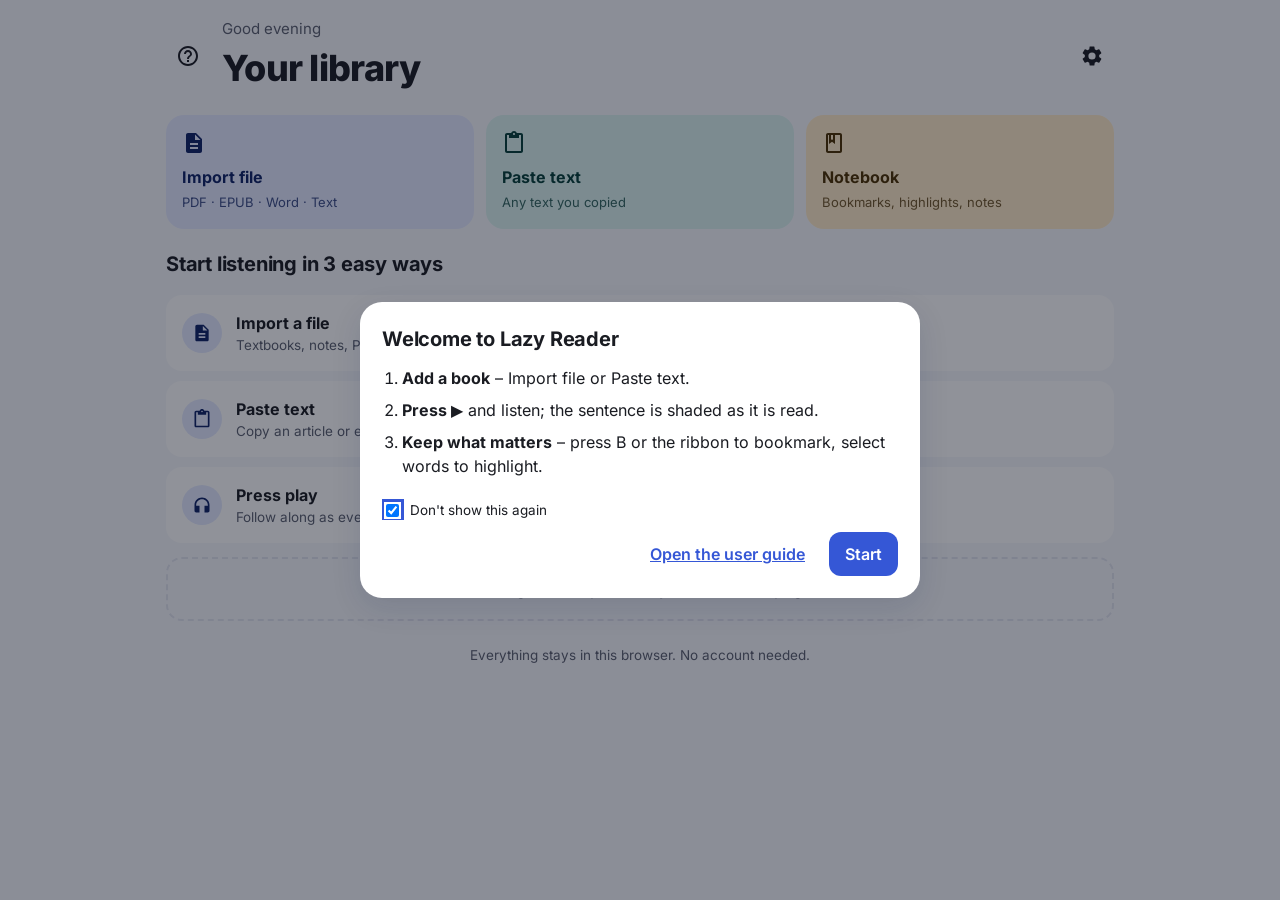
<file: app/index.html>
<!doctype html>
<html lang="en" data-theme="system">
<head>
  <meta charset="utf-8">
  <meta name="viewport" content="width=device-width, initial-scale=1, viewport-fit=cover">
  <title>Lazy Reader</title>
  <meta name="description" content="Lazy Reader reads your PDFs, eBooks, notes and documents aloud in your browser. Private, no account, no ads.">
  <meta name="theme-color" content="#F6F7FB">
  <link rel="manifest" href="./manifest.webmanifest">
  <link rel="icon" href="./icons/icon-192.png">
  <link rel="apple-touch-icon" href="./icons/icon-192.png">
  <meta name="apple-mobile-web-app-capable" content="yes">
  <meta name="mobile-web-app-capable" content="yes">
  <meta name="apple-mobile-web-app-title" content="Lazy Reader">
  <meta name="apple-mobile-web-app-status-bar-style" content="default">
  <script type="module" crossorigin src="./assets/index-twSPZuX8.js"></script>
  <link rel="stylesheet" crossorigin href="./assets/index-CfBDDXMP.css">
</head>
<body>
  <div id="app"><p style="padding:24px;font-family:system-ui">Loading Lazy Reader…</p></div>
  <noscript><p style="padding:24px">Lazy Reader needs JavaScript to run.</p></noscript>
</body>
</html>
</file>
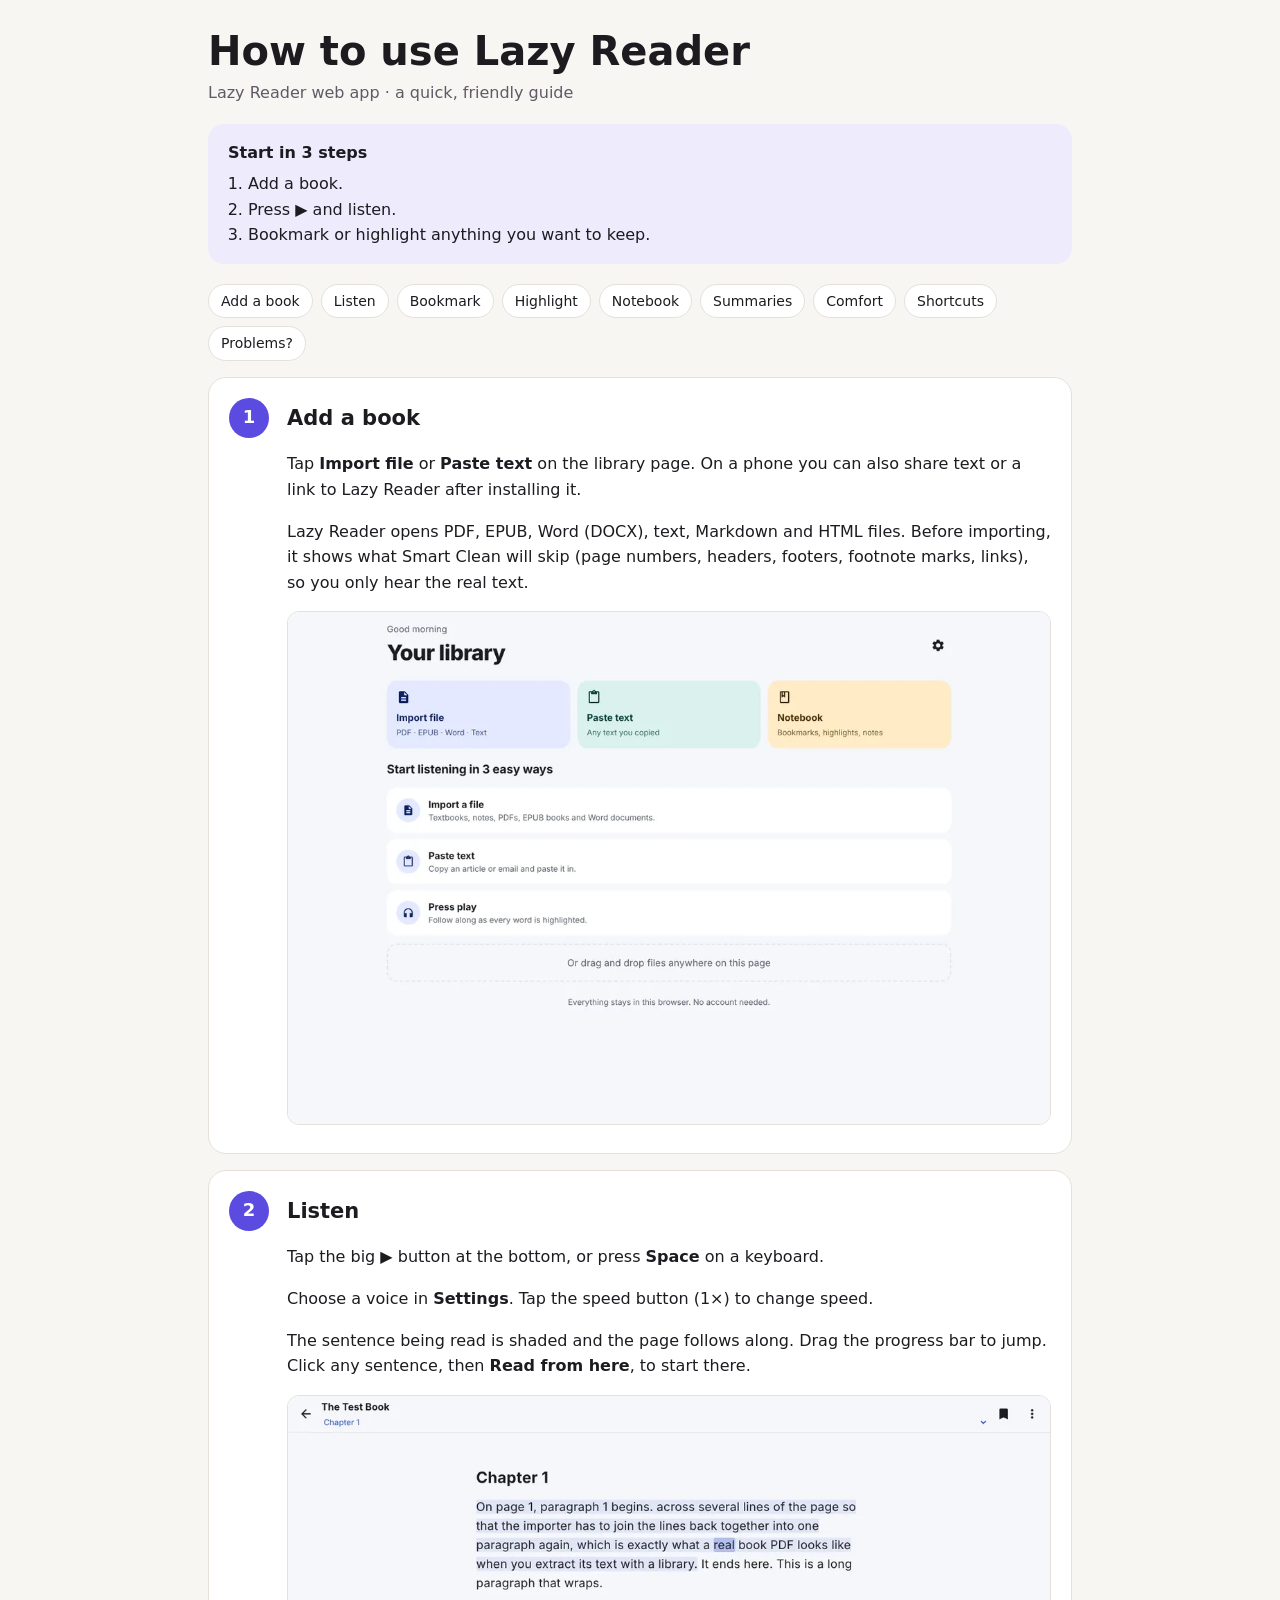
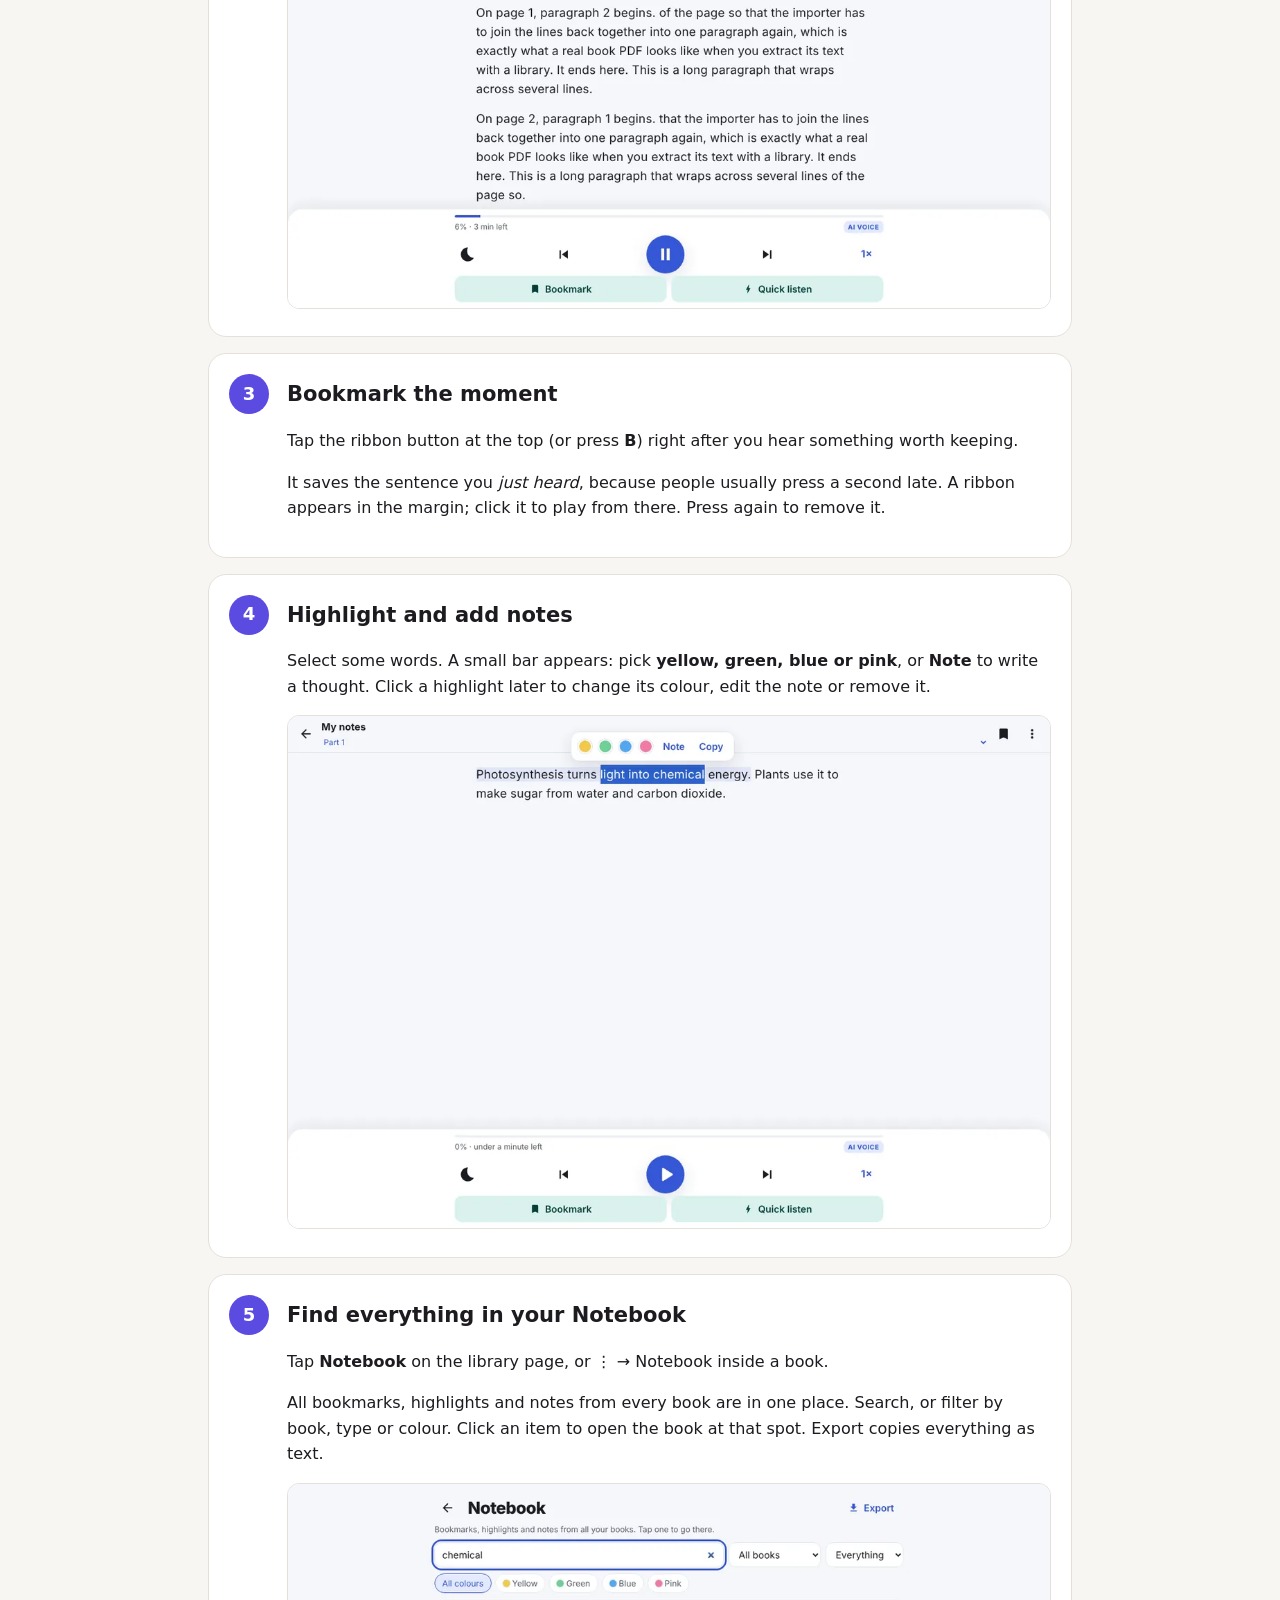
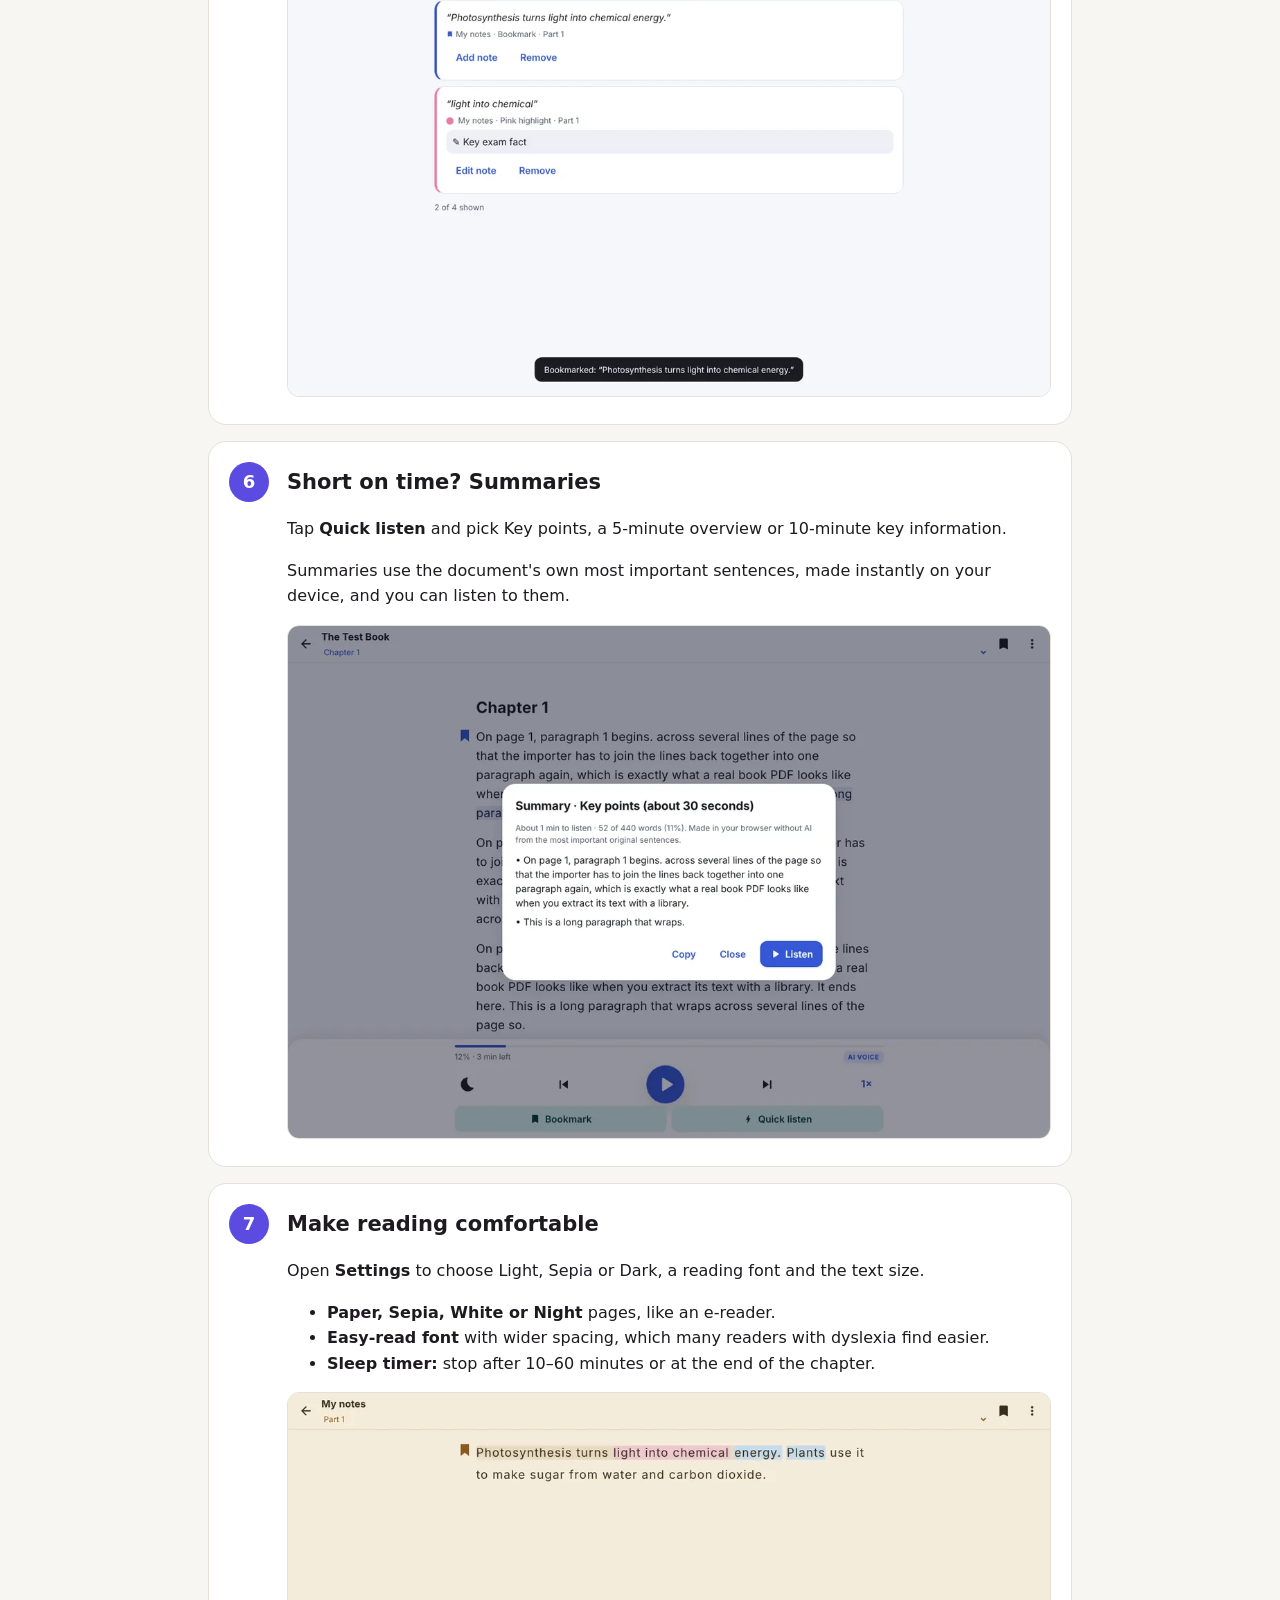
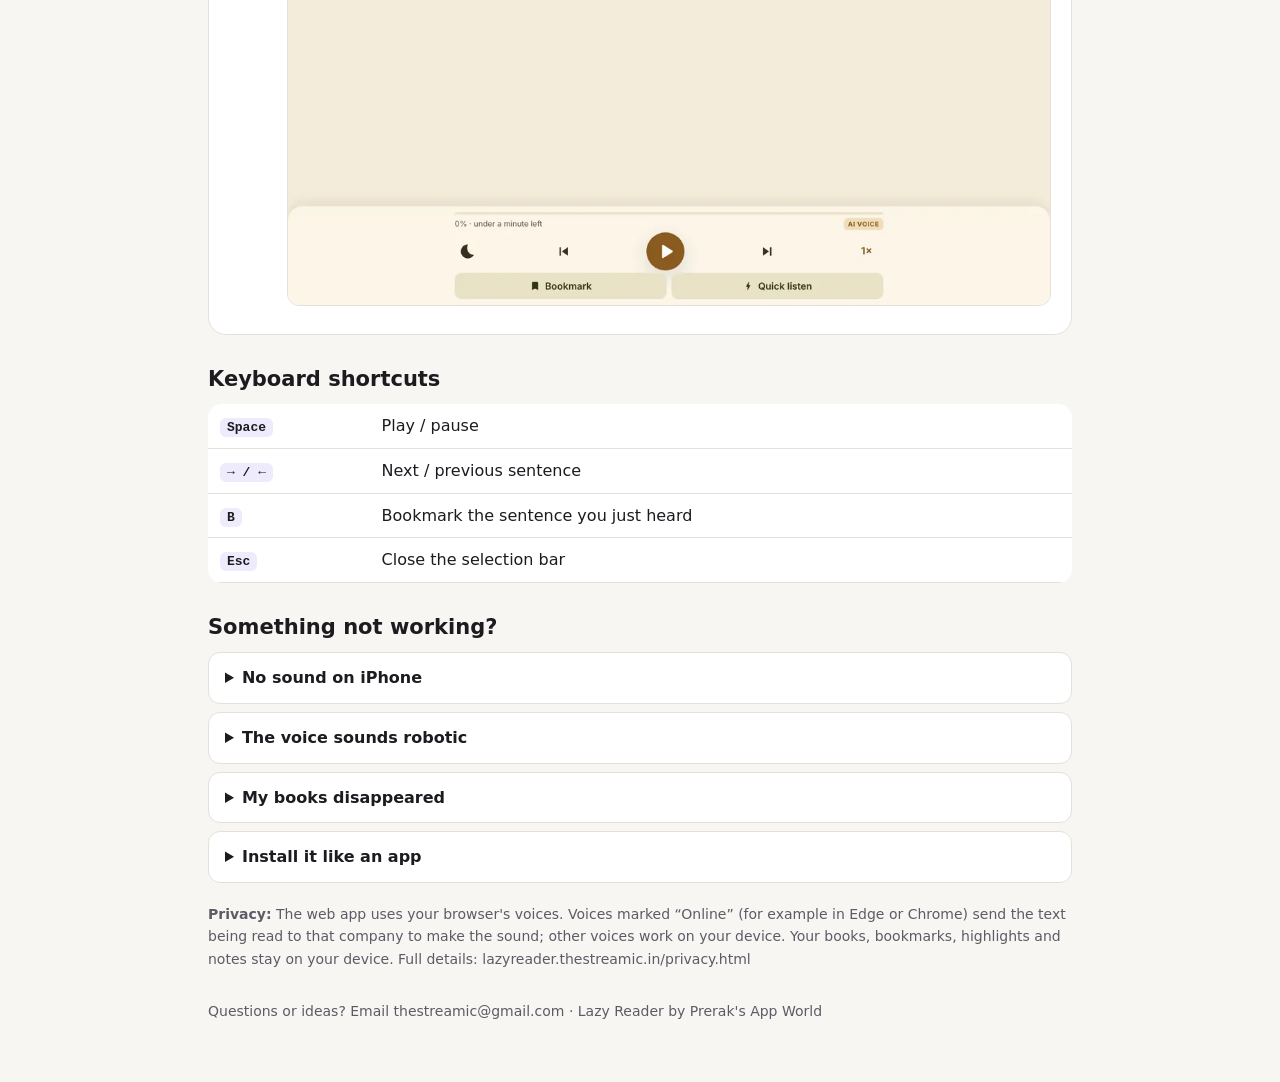
<file: app/help/index.html>
<!doctype html>
<html lang="en"><head><meta charset="utf-8"><meta name="viewport" content="width=device-width,initial-scale=1">
<title>User guide – Lazy Reader web app</title>
<style>
:root{--bg:#F7F6F3;--card:#fff;--fg:#1D1B20;--muted:#5F5A66;--line:#E5E1DA;--accent:#5B4BE0;--soft:#EEEBFD}
@media (prefers-color-scheme:dark){:root{--bg:#141317;--card:#1C1B20;--fg:#EEEAF2;--muted:#A9A3B4;--line:#2E2B35;--accent:#9A8CF8;--soft:#2A2547}}
*{box-sizing:border-box} body{margin:0;background:var(--bg);color:var(--fg);font:16px/1.6 "Segoe UI",system-ui,-apple-system,sans-serif}
.wrap{max-width:900px;margin:0 auto;padding:28px 18px 60px}
header h1{font-size:clamp(28px,5vw,40px);line-height:1.15;margin:0 0 6px} header p{color:var(--muted);margin:0}
nav.toc{display:flex;flex-wrap:wrap;gap:8px;margin:20px 0 8px} nav.toc a{background:var(--card);border:1px solid var(--line);border-radius:999px;padding:5px 12px;color:var(--fg);text-decoration:none;font-size:14px}
.quick{background:var(--soft);border-radius:16px;padding:16px 20px;margin:18px 0} .quick ol{margin:6px 0 0;padding-left:20px}
.step{display:grid;grid-template-columns:44px 1fr;gap:14px;background:var(--card);border:1px solid var(--line);border-radius:18px;padding:20px;margin:16px 0}
.num{width:40px;height:40px;border-radius:50%;background:var(--accent);color:#fff;display:grid;place-items:center;font-weight:700;font-size:18px}
h2{font-size:21px;margin:4px 0 8px} figure{margin:14px 0 0} img{width:100%;height:auto;border-radius:12px;border:1px solid var(--line)}
table{border-collapse:collapse;width:100%;background:var(--card);border-radius:14px;overflow:hidden} td{padding:9px 12px;border-bottom:1px solid var(--line)}
kbd{font:600 13px ui-monospace,Consolas,monospace;background:var(--soft);border-radius:6px;padding:2px 7px}
details{background:var(--card);border:1px solid var(--line);border-radius:12px;padding:12px 16px;margin:8px 0} summary{font-weight:600;cursor:pointer}
.note{color:var(--muted);font-size:14px} footer{margin-top:30px;color:var(--muted);font-size:14px}
@media (max-width:560px){.step{grid-template-columns:1fr} .num{width:34px;height:34px;font-size:16px}}
</style></head><body><div class="wrap">
<header><h1>How to use Lazy Reader</h1><p>Lazy Reader web app · a quick, friendly guide</p></header>
<div class="quick"><b>Start in 3 steps</b><ol><li>Add a book.</li><li>Press ▶ and listen.</li><li>Bookmark or highlight anything you want to keep.</li></ol></div>
<nav class="toc"><a href="#s1">Add a book</a><a href="#s2">Listen</a><a href="#s3">Bookmark</a><a href="#s4">Highlight</a><a href="#s5">Notebook</a><a href="#s6">Summaries</a><a href="#s7">Comfort</a><a href="#keys">Shortcuts</a><a href="#help">Problems?</a></nav>
<section class="step" id="s1"><div class="num">1</div><div><h2>Add a book</h2><p>Tap <b>Import file</b> or <b>Paste text</b> on the library page. On a phone you can also share text or a link to Lazy Reader after installing it.</p><p>Lazy Reader opens PDF, EPUB, Word (DOCX), text, Markdown and HTML files. Before importing, it shows what Smart Clean will skip (page numbers, headers, footers, footnote marks, links), so you only hear the real text.</p><figure><img src="img/add.webp" alt="Library with the Open a book button" loading="lazy"></figure></div></section><section class="step" id="s2"><div class="num">2</div><div><h2>Listen</h2><p>Tap the big ▶ button at the bottom, or press <b>Space</b> on a keyboard.</p><p>Choose a voice in <b>Settings</b>. Tap the speed button (1×) to change speed.</p><p>The sentence being read is shaded and the page follows along. Drag the progress bar to jump. Click any sentence, then <b>Read from here</b>, to start there.</p><figure><img src="img/listen.webp" alt="Reading screen while listening" loading="lazy"></figure></div></section><section class="step" id="s3"><div class="num">3</div><div><h2>Bookmark the moment</h2><p>Tap the ribbon button at the top (or press <b>B</b>) right after you hear something worth keeping.</p><p>It saves the sentence you <i>just heard</i>, because people usually press a second late. A ribbon appears in the margin; click it to play from there. Press again to remove it.</p></div></section><section class="step" id="s4"><div class="num">4</div><div><h2>Highlight and add notes</h2><p>Select some words. A small bar appears: pick <b>yellow, green, blue or pink</b>, or <b>Note</b> to write a thought. Click a highlight later to change its colour, edit the note or remove it.</p><figure><img src="img/highlight.webp" alt="Selecting words shows four highlight colours" loading="lazy"></figure></div></section><section class="step" id="s5"><div class="num">5</div><div><h2>Find everything in your Notebook</h2><p>Tap <b>Notebook</b> on the library page, or ⋮ → Notebook inside a book.</p><p>All bookmarks, highlights and notes from every book are in one place. Search, or filter by book, type or colour. Click an item to open the book at that spot. Export copies everything as text.</p><figure><img src="img/notebook.webp" alt="Notebook with search and colour filters" loading="lazy"></figure></div></section><section class="step" id="s6"><div class="num">6</div><div><h2>Short on time? Summaries</h2><p>Tap <b>Quick listen</b> and pick Key points, a 5-minute overview or 10-minute key information.</p><p>Summaries use the document's own most important sentences, made instantly on your device, and you can listen to them.</p><figure><img src="img/summary.webp" alt="Summary of key points" loading="lazy"></figure></div></section><section class="step" id="s7"><div class="num">7</div><div><h2>Make reading comfortable</h2><p>Open <b>Settings</b> to choose Light, Sepia or Dark, a reading font and the text size.</p><ul><li><b>Paper, Sepia, White or Night</b> pages, like an e-reader.</li><li><b>Easy-read font</b> with wider spacing, which many readers with dyslexia find easier.</li><li><b>Sleep timer:</b> stop after 10–60 minutes or at the end of the chapter.</li></ul><figure><img src="img/pages.webp" alt="Sepia page" loading="lazy"></figure></div></section>
<h2 id="keys" style="margin-top:28px">Keyboard shortcuts</h2><table><tr><td><kbd>Space</kbd></td><td>Play / pause</td></tr><tr><td><kbd>→ / ←</kbd></td><td>Next / previous sentence</td></tr><tr><td><kbd>B</kbd></td><td>Bookmark the sentence you just heard</td></tr><tr><td><kbd>Esc</kbd></td><td>Close the selection bar</td></tr></table>
<h2 id="help" style="margin-top:28px">Something not working?</h2><details><summary>No sound on iPhone</summary><p>Turn off silent mode and turn the volume up; tap ▶ again.</p></details><details><summary>The voice sounds robotic</summary><p>Pick another voice in Settings. Edge and Chrome usually have the most natural ones.</p></details><details><summary>My books disappeared</summary><p>Books are stored in this browser only. Clearing site data, private browsing or another browser starts empty.</p></details><details><summary>Install it like an app</summary><p>Chrome/Edge: Install app in the address bar. iPhone Safari: Share → Add to Home Screen.</p></details>
<p class="note" style="margin-top:20px"><b>Privacy:</b> The web app uses your browser's voices. Voices marked “Online” (for example in Edge or Chrome) send the text being read to that company to make the sound; other voices work on your device. Your books, bookmarks, highlights and notes stay on your device. Full details: lazyreader.thestreamic.in/privacy.html</p>
<footer>Questions or ideas? Email thestreamic@gmail.com · Lazy Reader by Prerak's App World</footer>
</div></body></html>
</file>
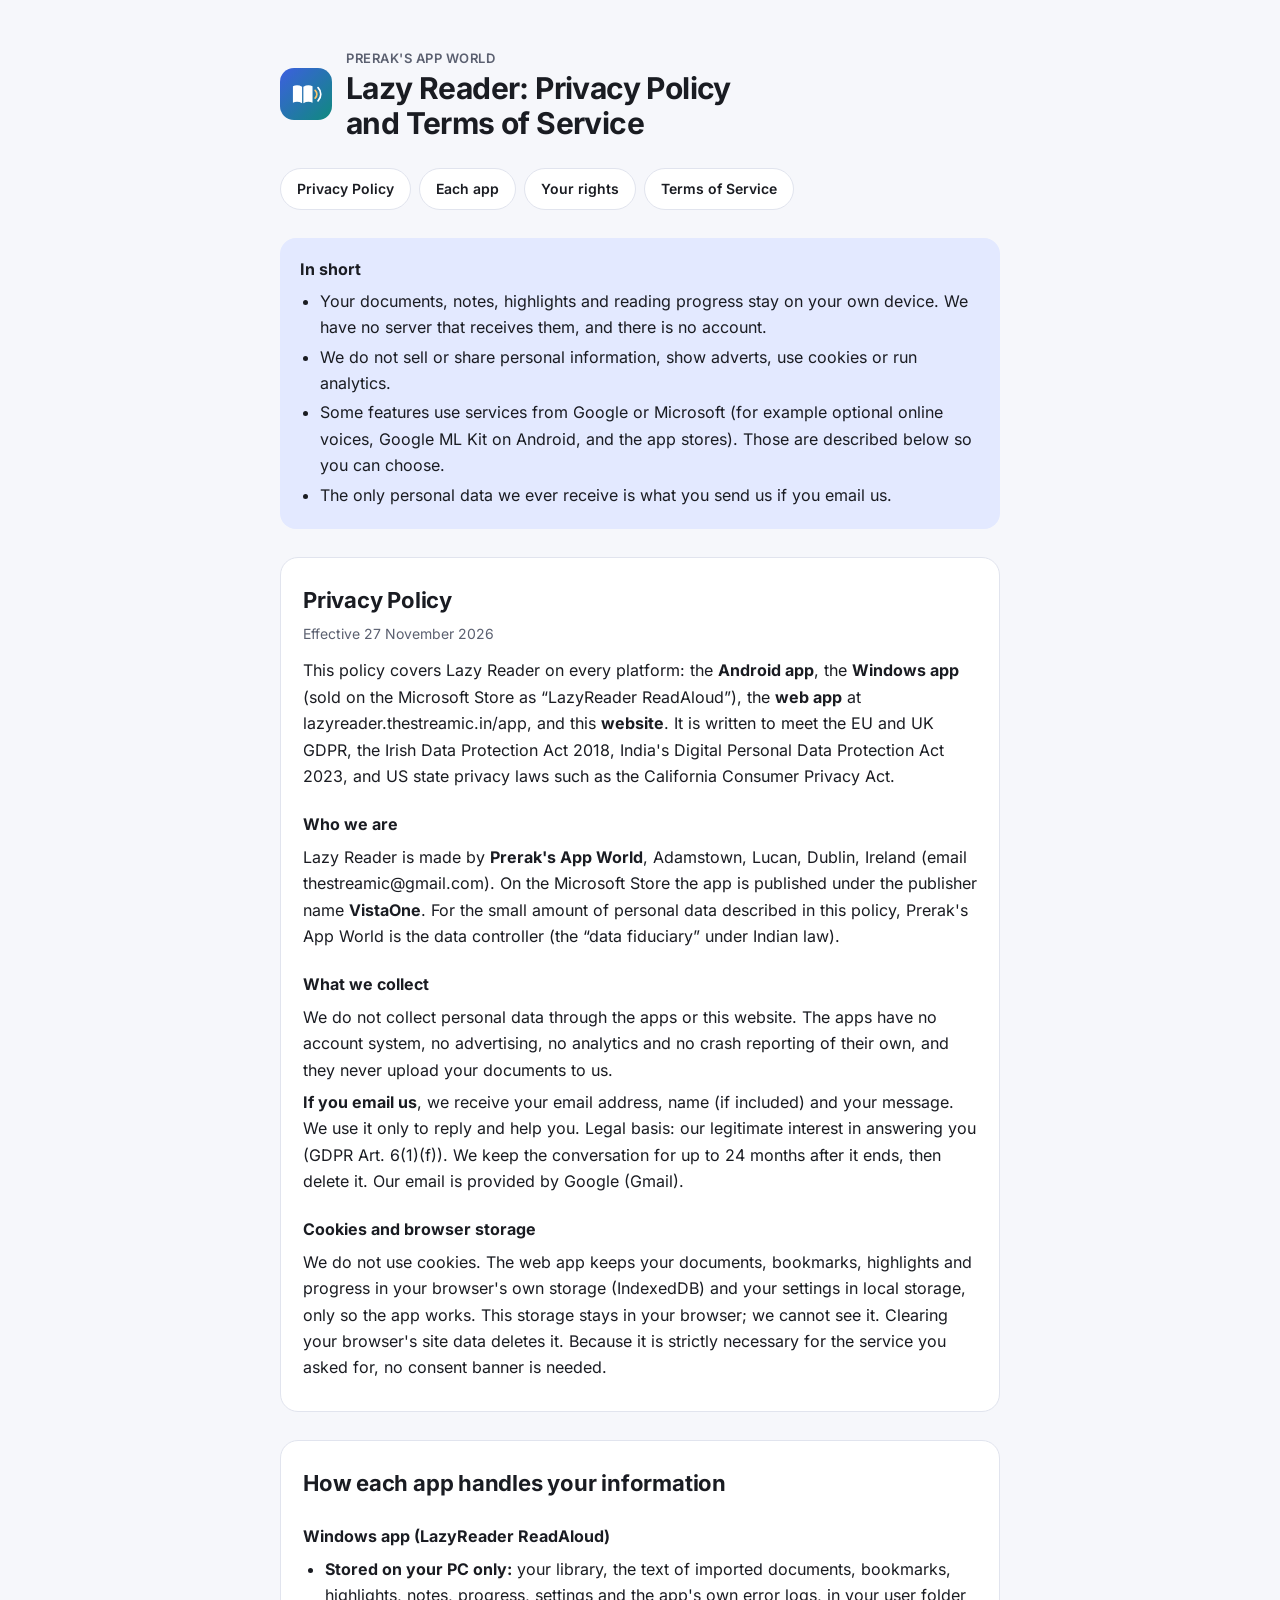
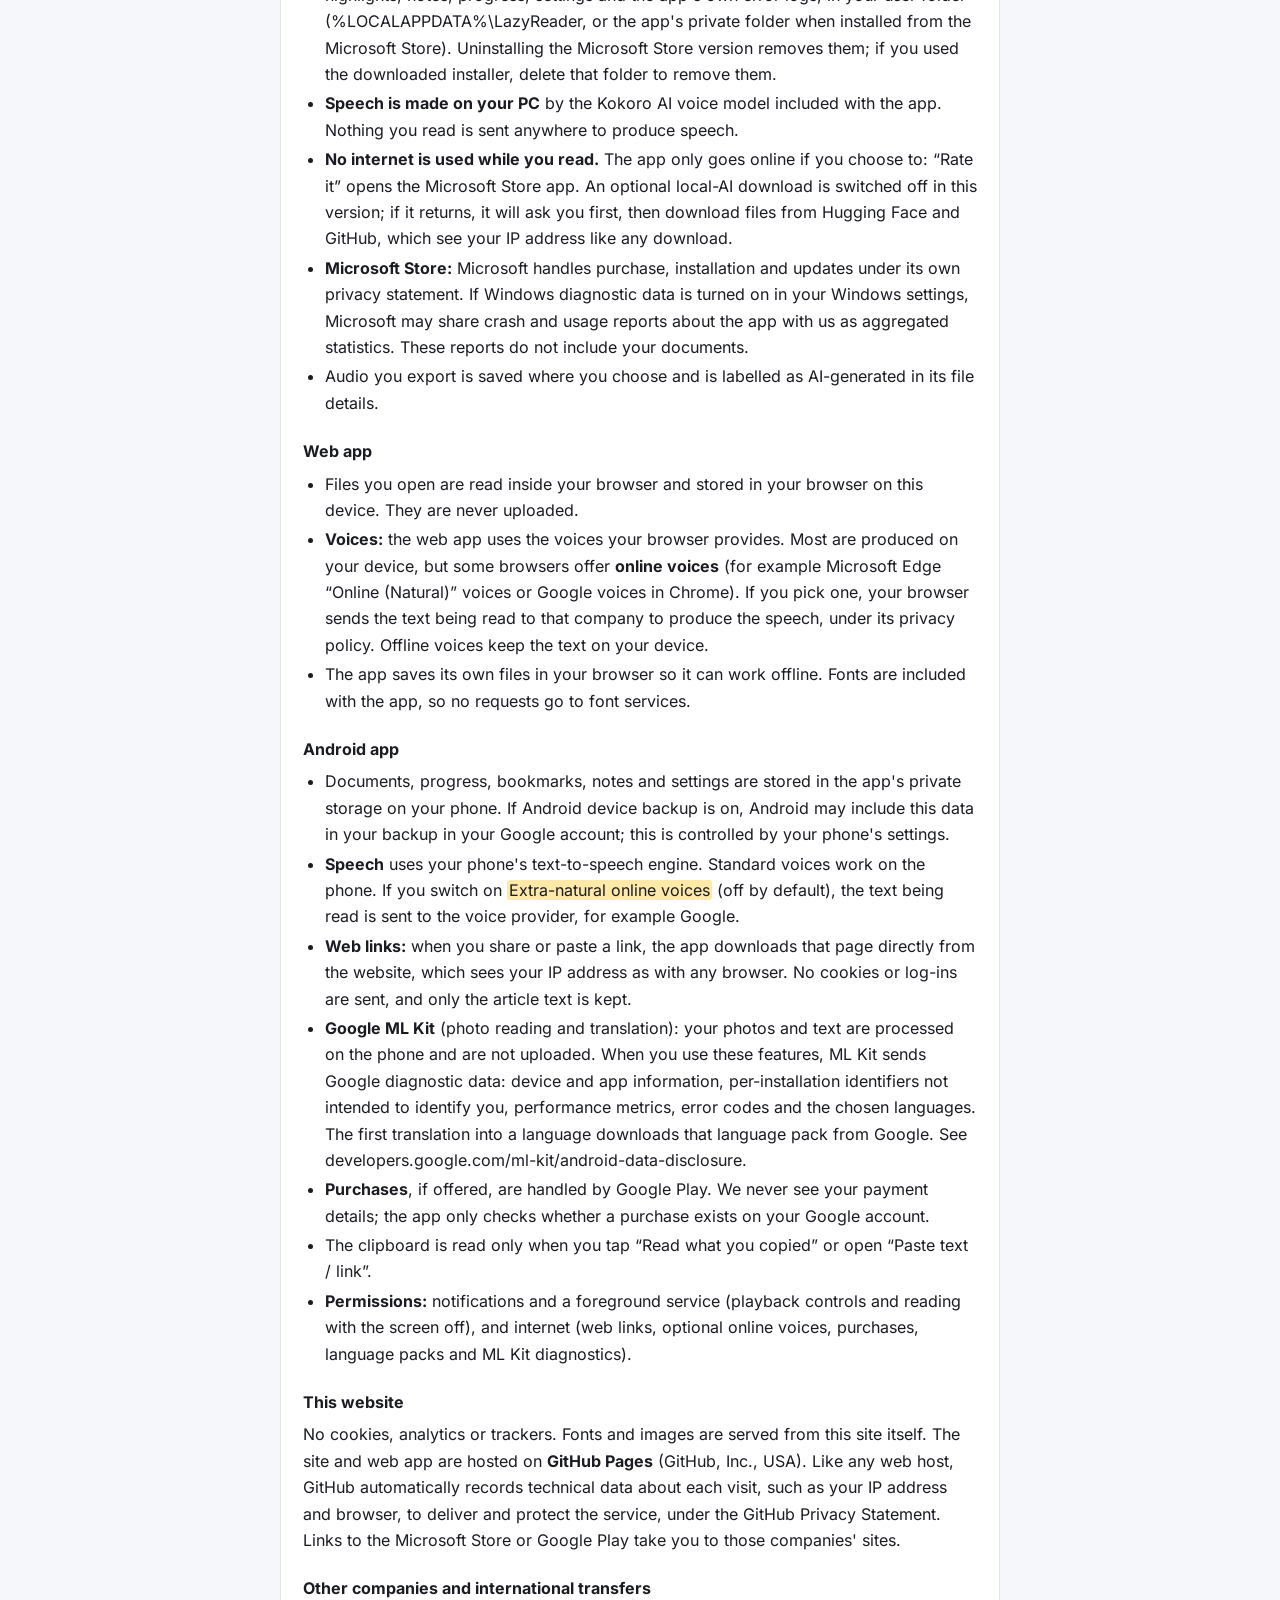
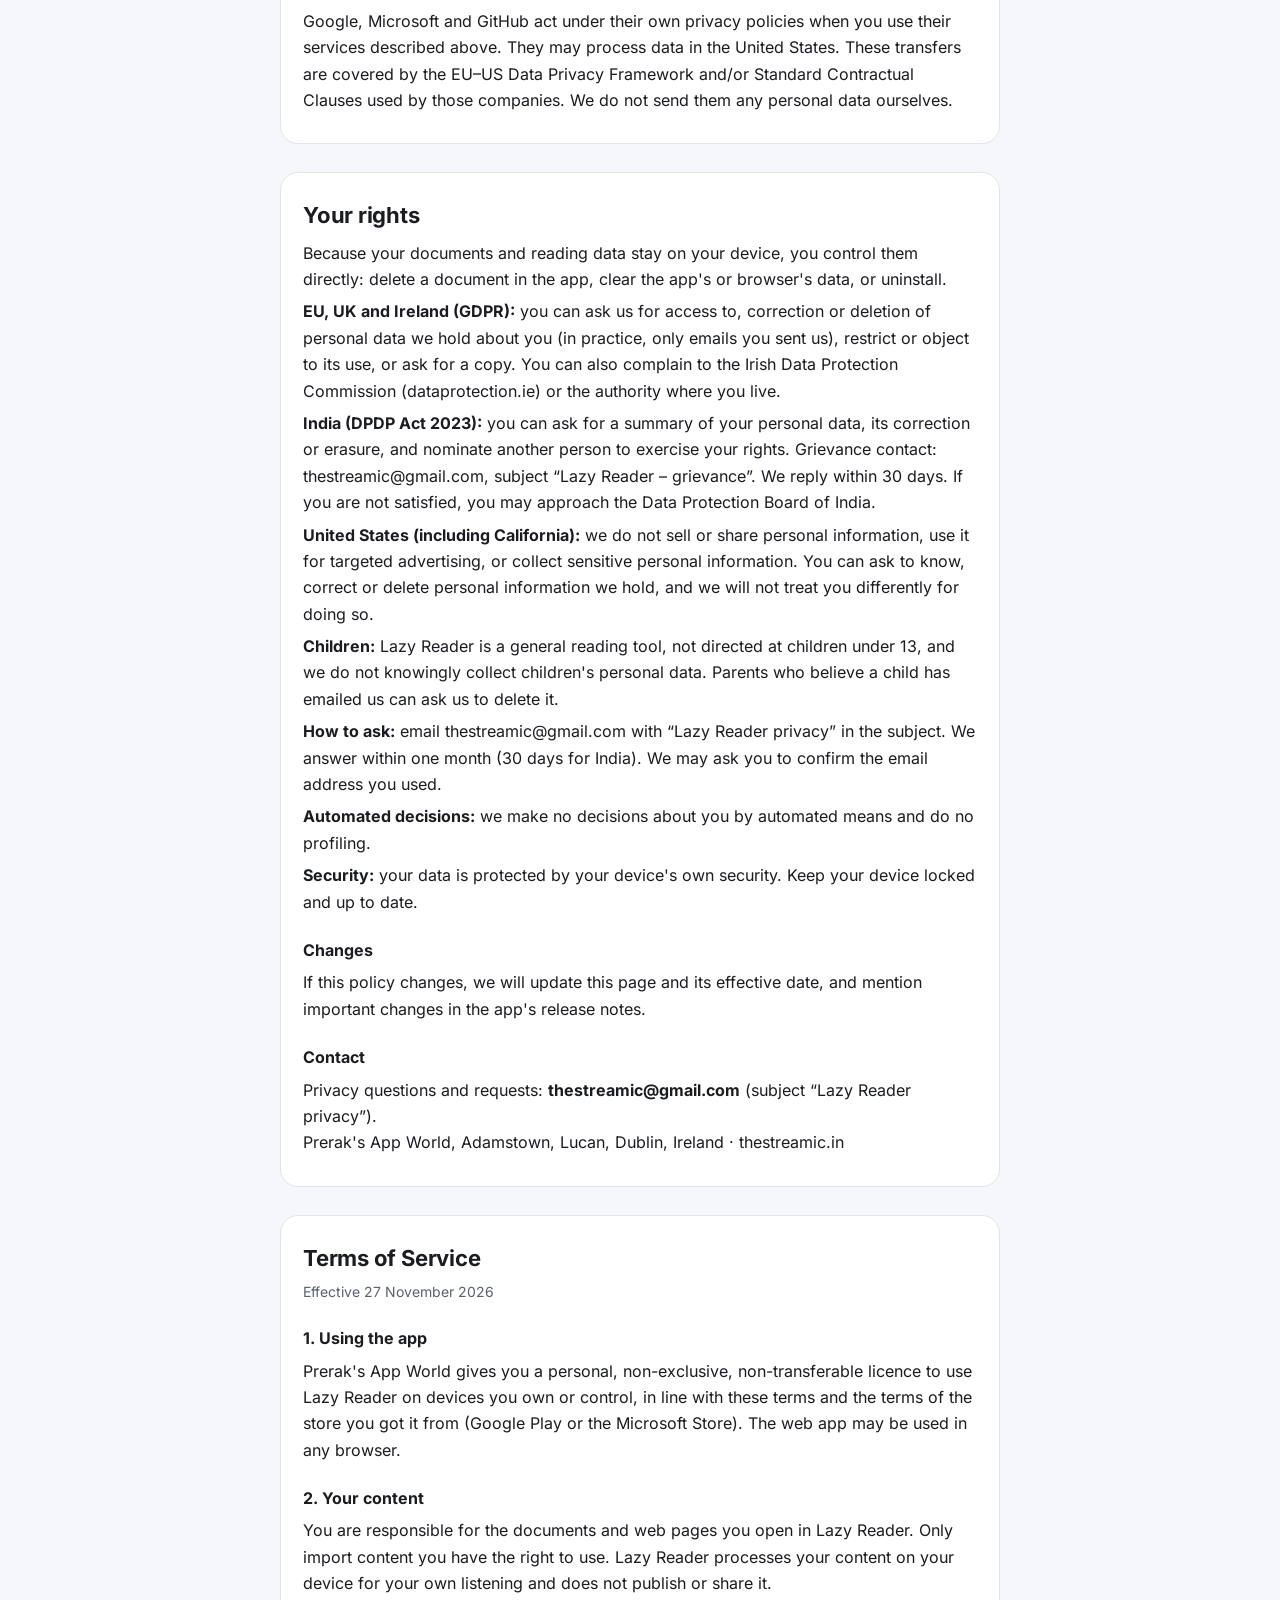
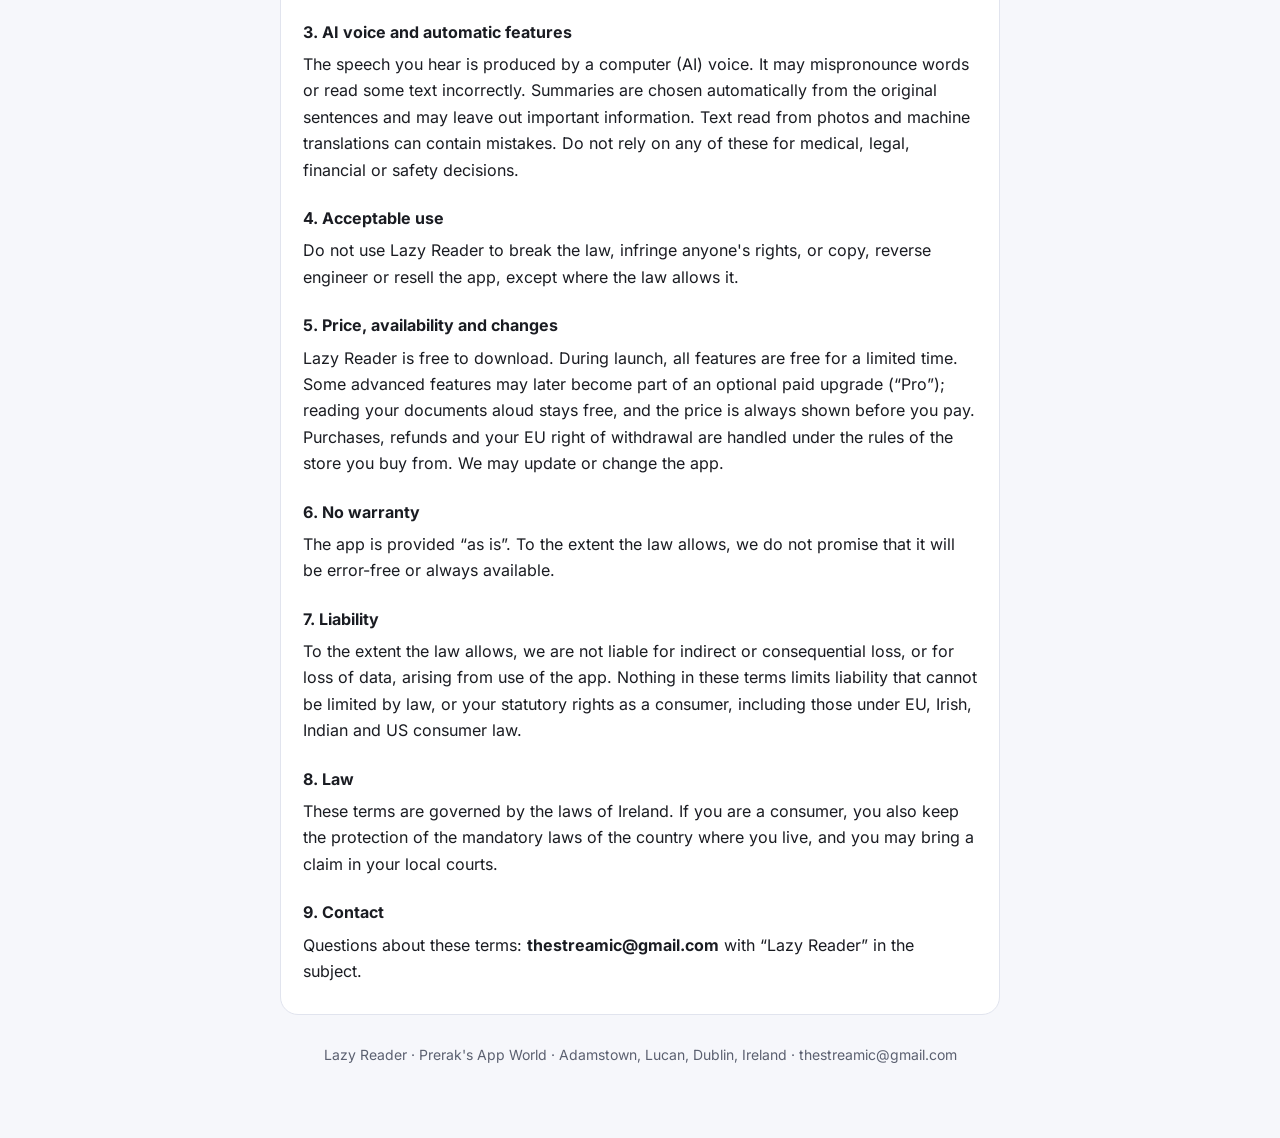
<file: privacy.html>
<!doctype html>
<html lang="en"><head><meta charset="utf-8"><meta name="viewport" content="width=device-width,initial-scale=1,viewport-fit=cover">
<title>Privacy Policy and Terms – Lazy Reader text to speech</title>
<meta name="description" content="How Lazy Reader handles your data: documents stay on your device, no account, no ads, no tracking. Privacy policy and terms for Windows, Android and web.">
<link rel="canonical" href="https://lazyreader.thestreamic.in/privacy.html">
<meta name="claude:viewport-fit-sides" content="cover">
<link rel="icon" href="assets/app-icon.png">
<style>/* fonts are self-hosted: no requests to Google Fonts */
@font-face{font-family:'Inter';font-style:normal;font-display:swap;font-weight:400;src:url(assets/fonts/inter-latin-400-normal.woff2) format('woff2');unicode-range:U+0000-00FF, U+0131, U+0152-0153, U+02BB-02BC, U+02C6, U+02DA, U+02DC, U+0304, U+0308, U+0329, U+2000-206F, U+20AC, U+2122, U+2191, U+2193, U+2212, U+2215, U+FEFF, U+FFFD}
@font-face{font-family:'Inter';font-style:normal;font-display:swap;font-weight:400;src:url(assets/fonts/inter-latin-ext-400-normal.woff2) format('woff2');unicode-range:U+0100-02BA, U+02BD-02C5, U+02C7-02CC, U+02CE-02D7, U+02DD-02FF, U+0304, U+0308, U+0329, U+1D00-1DBF, U+1E00-1E9F, U+1EF2-1EFF, U+2020, U+20A0-20AB, U+20AD-20C0, U+2113, U+2C60-2C7F, U+A720-A7FF}
@font-face{font-family:'Inter';font-style:normal;font-display:swap;font-weight:500;src:url(assets/fonts/inter-latin-500-normal.woff2) format('woff2');unicode-range:U+0000-00FF, U+0131, U+0152-0153, U+02BB-02BC, U+02C6, U+02DA, U+02DC, U+0304, U+0308, U+0329, U+2000-206F, U+20AC, U+2122, U+2191, U+2193, U+2212, U+2215, U+FEFF, U+FFFD}
@font-face{font-family:'Inter';font-style:normal;font-display:swap;font-weight:500;src:url(assets/fonts/inter-latin-ext-500-normal.woff2) format('woff2');unicode-range:U+0100-02BA, U+02BD-02C5, U+02C7-02CC, U+02CE-02D7, U+02DD-02FF, U+0304, U+0308, U+0329, U+1D00-1DBF, U+1E00-1E9F, U+1EF2-1EFF, U+2020, U+20A0-20AB, U+20AD-20C0, U+2113, U+2C60-2C7F, U+A720-A7FF}
@font-face{font-family:'Inter';font-style:normal;font-display:swap;font-weight:600;src:url(assets/fonts/inter-latin-600-normal.woff2) format('woff2');unicode-range:U+0000-00FF, U+0131, U+0152-0153, U+02BB-02BC, U+02C6, U+02DA, U+02DC, U+0304, U+0308, U+0329, U+2000-206F, U+20AC, U+2122, U+2191, U+2193, U+2212, U+2215, U+FEFF, U+FFFD}
@font-face{font-family:'Inter';font-style:normal;font-display:swap;font-weight:600;src:url(assets/fonts/inter-latin-ext-600-normal.woff2) format('woff2');unicode-range:U+0100-02BA, U+02BD-02C5, U+02C7-02CC, U+02CE-02D7, U+02DD-02FF, U+0304, U+0308, U+0329, U+1D00-1DBF, U+1E00-1E9F, U+1EF2-1EFF, U+2020, U+20A0-20AB, U+20AD-20C0, U+2113, U+2C60-2C7F, U+A720-A7FF}
@font-face{font-family:'Inter';font-style:normal;font-display:swap;font-weight:700;src:url(assets/fonts/inter-latin-700-normal.woff2) format('woff2');unicode-range:U+0000-00FF, U+0131, U+0152-0153, U+02BB-02BC, U+02C6, U+02DA, U+02DC, U+0304, U+0308, U+0329, U+2000-206F, U+20AC, U+2122, U+2191, U+2193, U+2212, U+2215, U+FEFF, U+FFFD}
@font-face{font-family:'Inter';font-style:normal;font-display:swap;font-weight:700;src:url(assets/fonts/inter-latin-ext-700-normal.woff2) format('woff2');unicode-range:U+0100-02BA, U+02BD-02C5, U+02C7-02CC, U+02CE-02D7, U+02DD-02FF, U+0304, U+0308, U+0329, U+1D00-1DBF, U+1E00-1E9F, U+1EF2-1EFF, U+2020, U+20A0-20AB, U+20AD-20C0, U+2113, U+2C60-2C7F, U+A720-A7FF}
@font-face{font-family:'Inter';font-style:normal;font-display:swap;font-weight:800;src:url(assets/fonts/inter-latin-800-normal.woff2) format('woff2');unicode-range:U+0000-00FF, U+0131, U+0152-0153, U+02BB-02BC, U+02C6, U+02DA, U+02DC, U+0304, U+0308, U+0329, U+2000-206F, U+20AC, U+2122, U+2191, U+2193, U+2212, U+2215, U+FEFF, U+FFFD}
@font-face{font-family:'Inter';font-style:normal;font-display:swap;font-weight:800;src:url(assets/fonts/inter-latin-ext-800-normal.woff2) format('woff2');unicode-range:U+0100-02BA, U+02BD-02C5, U+02C7-02CC, U+02CE-02D7, U+02DD-02FF, U+0304, U+0308, U+0329, U+1D00-1DBF, U+1E00-1E9F, U+1EF2-1EFF, U+2020, U+20A0-20AB, U+20AD-20C0, U+2113, U+2C60-2C7F, U+A720-A7FF}
</style>
<style>
/* Layout: single readable column, brand strip at top, two policy sections with an in-page switcher */
:root{
  --bg:#F6F7FB; --surface:#FFFFFF; --fg:#1A1C22; --muted:#5B6070; --line:#E1E4EE;
  --accent:#3557D6; --accent-soft:#E3E9FF; --teal:#0F8A7E; --mark:#FFE9A8;
  --font:'Inter',system-ui,-apple-system,'Segoe UI',Roboto,sans-serif;
}
@media (prefers-color-scheme: dark){:root:not([data-theme="light"]){
  --bg:#111318; --surface:#1A1D23; --fg:#E8E9EF; --muted:#A9AEBE; --line:#2C303A;
  --accent:#9DB1FF; --accent-soft:#26346B; --teal:#6FD6C8; --mark:#4A3D10; color-scheme:dark}}
:root[data-theme="dark"]{
  --bg:#111318; --surface:#1A1D23; --fg:#E8E9EF; --muted:#A9AEBE; --line:#2C303A;
  --accent:#9DB1FF; --accent-soft:#26346B; --teal:#6FD6C8; --mark:#4A3D10; color-scheme:dark}
body{background:var(--bg);color:var(--fg);font-family:var(--font);font-size:16px;line-height:1.65;
  padding-left:max(16px,env(safe-area-inset-left,0px));padding-right:max(16px,env(safe-area-inset-right,0px))}
.wrap{max-width:720px;margin:0 auto;padding-block:40px 64px;display:flex;flex-direction:column;gap:28px}
header{display:flex;align-items:center;gap:14px}
.logo{width:52px;height:52px;border-radius:14px;flex:none;background:linear-gradient(135deg,#3D5FE0,#0F8A7E);
  display:flex;align-items:center;justify-content:center}
header .who{font-size:13px;color:var(--muted);letter-spacing:.04em;text-transform:uppercase;font-weight:600}
h1{font-size:30px;line-height:1.15;margin:2px 0 0;letter-spacing:-.02em;text-wrap:balance}
nav{display:flex;gap:8px;flex-wrap:wrap}
nav a{padding:8px 16px;border-radius:999px;background:var(--surface);border:1px solid var(--line);color:var(--fg);
  text-decoration:none;font-weight:600;font-size:14px}
nav a:hover,nav a:focus-visible{border-color:var(--accent);color:var(--accent);outline:none}
.summary{background:var(--accent-soft);border-radius:16px;padding:18px 20px}
.summary strong{display:block;margin-bottom:6px}
.summary ul{margin:0;padding-left:20px}
section{background:var(--surface);border:1px solid var(--line);border-radius:18px;padding:24px 22px;min-width:0}
section h2{font-size:22px;margin:0 0 4px;letter-spacing:-.01em}
.date{color:var(--muted);font-size:14px;margin:0 0 12px}
h3{font-size:16px;margin:22px 0 4px}
p{margin:6px 0}
ul{margin:6px 0;padding-left:22px}
li{margin:3px 0}
mark{background:var(--mark);color:inherit;border-radius:3px;padding:0 2px}
a{color:var(--accent)}
footer{color:var(--muted);font-size:14px;text-align:center}
</style>
</head><body>


<div class="wrap">
  <header>
    <div class="logo" aria-hidden="true">
      <svg width="34" height="34" viewBox="0 0 26 24"><path fill="#fff" d="M3,6c2.2,-1 4.6,-1 7,0.4V19c-2.4,-1.4 -4.8,-1.4 -7,-0.4V6zM11,6.4c2.4,-1.4 4.8,-1.4 7,-0.4v12.6c-2.2,-1 -4.6,-1 -7,0.4V6.4z"/><path fill="none" stroke="#FFC66B" stroke-width="1.3" stroke-linecap="round" d="M20,9.2c0.9,0.9 1.3,1.9 1.3,3s-0.4,2.1 -1.3,3"/><path fill="none" stroke="#fff" stroke-width="1.3" stroke-linecap="round" d="M22.2,7.2c1.4,1.4 2.1,3.1 2.1,5s-0.7,3.6 -2.1,5"/></svg>
    </div>
    <div>
      <div class="who">Prerak's App World</div>
      <h1>Lazy Reader: Privacy Policy and Terms of Service</h1>
    </div>
  </header>

  <nav aria-label="Sections">
    <a href="#privacy">Privacy Policy</a>
    <a href="#platforms">Each app</a>
    <a href="#rights">Your rights</a>
    <a href="#terms">Terms of Service</a>
  </nav>

  <div class="summary">
    <strong>In short</strong>
    <ul>
      <li>Your documents, notes, highlights and reading progress stay on your own device. We have no server that receives them, and there is no account.</li>
      <li>We do not sell or share personal information, show adverts, use cookies or run analytics.</li>
      <li>Some features use services from Google or Microsoft (for example optional online voices, Google ML Kit on Android, and the app stores). Those are described below so you can choose.</li>
      <li>The only personal data we ever receive is what you send us if you email us.</li>
    </ul>
  </div>

  <section id="privacy">
    <h2>Privacy Policy</h2>
    <p class="date">Effective 27 November 2026</p>
    <p>This policy covers Lazy Reader on every platform: the <strong>Android app</strong>, the <strong>Windows app</strong> (sold on the Microsoft Store as “LazyReader ReadAloud”), the <strong>web app</strong> at lazyreader.thestreamic.in/app, and this <strong>website</strong>. It is written to meet the EU and UK GDPR, the Irish Data Protection Act 2018, India's Digital Personal Data Protection Act 2023, and US state privacy laws such as the California Consumer Privacy Act.</p>

    <h3>Who we are</h3>
    <p>Lazy Reader is made by <strong>Prerak's App World</strong>, Adamstown, Lucan, Dublin, Ireland (email thestreamic@gmail.com). On the Microsoft Store the app is published under the publisher name <strong>VistaOne</strong>. For the small amount of personal data described in this policy, Prerak's App World is the data controller (the “data fiduciary” under Indian law).</p>

    <h3>What we collect</h3>
    <p>We do not collect personal data through the apps or this website. The apps have no account system, no advertising, no analytics and no crash reporting of their own, and they never upload your documents to us.</p>
    <p><strong>If you email us</strong>, we receive your email address, name (if included) and your message. We use it only to reply and help you. Legal basis: our legitimate interest in answering you (GDPR Art. 6(1)(f)). We keep the conversation for up to 24 months after it ends, then delete it. Our email is provided by Google (Gmail).</p>

    <h3>Cookies and browser storage</h3>
    <p>We do not use cookies. The web app keeps your documents, bookmarks, highlights and progress in your browser's own storage (IndexedDB) and your settings in local storage, only so the app works. This storage stays in your browser; we cannot see it. Clearing your browser's site data deletes it. Because it is strictly necessary for the service you asked for, no consent banner is needed.</p>
  </section>

  <section id="platforms">
    <h2>How each app handles your information</h2>

    <h3>Windows app (LazyReader ReadAloud)</h3>
    <ul>
      <li><strong>Stored on your PC only:</strong> your library, the text of imported documents, bookmarks, highlights, notes, progress, settings and the app's own error logs, in your user folder (%LOCALAPPDATA%\LazyReader, or the app's private folder when installed from the Microsoft Store). Uninstalling the Microsoft Store version removes them; if you used the downloaded installer, delete that folder to remove them.</li>
      <li><strong>Speech is made on your PC</strong> by the Kokoro AI voice model included with the app. Nothing you read is sent anywhere to produce speech.</li>
      <li><strong>No internet is used while you read.</strong> The app only goes online if you choose to: “Rate it” opens the Microsoft Store app. An optional local-AI download is switched off in this version; if it returns, it will ask you first, then download files from Hugging Face and GitHub, which see your IP address like any download.</li>
      <li><strong>Microsoft Store:</strong> Microsoft handles purchase, installation and updates under its own privacy statement. If Windows diagnostic data is turned on in your Windows settings, Microsoft may share crash and usage reports about the app with us as aggregated statistics. These reports do not include your documents.</li>
      <li>Audio you export is saved where you choose and is labelled as AI-generated in its file details.</li>
    </ul>

    <h3>Web app</h3>
    <ul>
      <li>Files you open are read inside your browser and stored in your browser on this device. They are never uploaded.</li>
      <li><strong>Voices:</strong> the web app uses the voices your browser provides. Most are produced on your device, but some browsers offer <strong>online voices</strong> (for example Microsoft Edge “Online (Natural)” voices or Google voices in Chrome). If you pick one, your browser sends the text being read to that company to produce the speech, under its privacy policy. Offline voices keep the text on your device.</li>
      <li>The app saves its own files in your browser so it can work offline. Fonts are included with the app, so no requests go to font services.</li>
    </ul>

    <h3>Android app</h3>
    <ul>
      <li>Documents, progress, bookmarks, notes and settings are stored in the app's private storage on your phone. If Android device backup is on, Android may include this data in your backup in your Google account; this is controlled by your phone's settings.</li>
      <li><strong>Speech</strong> uses your phone's text-to-speech engine. Standard voices work on the phone. If you switch on <mark>Extra-natural online voices</mark> (off by default), the text being read is sent to the voice provider, for example Google.</li>
      <li><strong>Web links:</strong> when you share or paste a link, the app downloads that page directly from the website, which sees your IP address as with any browser. No cookies or log-ins are sent, and only the article text is kept.</li>
      <li><strong>Google ML Kit</strong> (photo reading and translation): your photos and text are processed on the phone and are not uploaded. When you use these features, ML Kit sends Google diagnostic data: device and app information, per-installation identifiers not intended to identify you, performance metrics, error codes and the chosen languages. The first translation into a language downloads that language pack from Google. See developers.google.com/ml-kit/android-data-disclosure.</li>
      <li><strong>Purchases</strong>, if offered, are handled by Google Play. We never see your payment details; the app only checks whether a purchase exists on your Google account.</li>
      <li>The clipboard is read only when you tap “Read what you copied” or open “Paste text / link”.</li>
      <li><strong>Permissions:</strong> notifications and a foreground service (playback controls and reading with the screen off), and internet (web links, optional online voices, purchases, language packs and ML Kit diagnostics).</li>
    </ul>

    <h3>This website</h3>
    <p>No cookies, analytics or trackers. Fonts and images are served from this site itself. The site and web app are hosted on <strong>GitHub Pages</strong> (GitHub, Inc., USA). Like any web host, GitHub automatically records technical data about each visit, such as your IP address and browser, to deliver and protect the service, under the GitHub Privacy Statement. Links to the Microsoft Store or Google Play take you to those companies' sites.</p>

    <h3>Other companies and international transfers</h3>
    <p>Google, Microsoft and GitHub act under their own privacy policies when you use their services described above. They may process data in the United States. These transfers are covered by the EU–US Data Privacy Framework and/or Standard Contractual Clauses used by those companies. We do not send them any personal data ourselves.</p>
  </section>

  <section id="rights">
    <h2>Your rights</h2>
    <p>Because your documents and reading data stay on your device, you control them directly: delete a document in the app, clear the app's or browser's data, or uninstall.</p>
    <p><strong>EU, UK and Ireland (GDPR):</strong> you can ask us for access to, correction or deletion of personal data we hold about you (in practice, only emails you sent us), restrict or object to its use, or ask for a copy. You can also complain to the Irish Data Protection Commission (dataprotection.ie) or the authority where you live.</p>
    <p><strong>India (DPDP Act 2023):</strong> you can ask for a summary of your personal data, its correction or erasure, and nominate another person to exercise your rights. Grievance contact: thestreamic@gmail.com, subject “Lazy Reader – grievance”. We reply within 30 days. If you are not satisfied, you may approach the Data Protection Board of India.</p>
    <p><strong>United States (including California):</strong> we do not sell or share personal information, use it for targeted advertising, or collect sensitive personal information. You can ask to know, correct or delete personal information we hold, and we will not treat you differently for doing so.</p>
    <p><strong>Children:</strong> Lazy Reader is a general reading tool, not directed at children under 13, and we do not knowingly collect children's personal data. Parents who believe a child has emailed us can ask us to delete it.</p>
    <p><strong>How to ask:</strong> email thestreamic@gmail.com with “Lazy Reader privacy” in the subject. We answer within one month (30 days for India). We may ask you to confirm the email address you used.</p>
    <p><strong>Automated decisions:</strong> we make no decisions about you by automated means and do no profiling.</p>
    <p><strong>Security:</strong> your data is protected by your device's own security. Keep your device locked and up to date.</p>

    <h3>Changes</h3>
    <p>If this policy changes, we will update this page and its effective date, and mention important changes in the app's release notes.</p>

    <h3>Contact</h3>
    <p>Privacy questions and requests: <strong>thestreamic@gmail.com</strong> (subject “Lazy Reader privacy”).<br>Prerak's App World, Adamstown, Lucan, Dublin, Ireland · thestreamic.in</p>
  </section>

  <section id="terms">
    <h2>Terms of Service</h2>
    <p class="date">Effective 27 November 2026</p>

    <h3>1. Using the app</h3>
    <p>Prerak's App World gives you a personal, non-exclusive, non-transferable licence to use Lazy Reader on devices you own or control, in line with these terms and the terms of the store you got it from (Google Play or the Microsoft Store). The web app may be used in any browser.</p>

    <h3>2. Your content</h3>
    <p>You are responsible for the documents and web pages you open in Lazy Reader. Only import content you have the right to use. Lazy Reader processes your content on your device for your own listening and does not publish or share it.</p>

    <h3>3. AI voice and automatic features</h3>
    <p>The speech you hear is produced by a computer (AI) voice. It may mispronounce words or read some text incorrectly. Summaries are chosen automatically from the original sentences and may leave out important information. Text read from photos and machine translations can contain mistakes. Do not rely on any of these for medical, legal, financial or safety decisions.</p>

    <h3>4. Acceptable use</h3>
    <p>Do not use Lazy Reader to break the law, infringe anyone's rights, or copy, reverse engineer or resell the app, except where the law allows it.</p>

    <h3>5. Price, availability and changes</h3>
        <p>Lazy Reader is free to download. During launch, all features are free for a limited time. Some advanced features may later become part of an optional paid upgrade (“Pro”); reading your documents aloud stays free, and the price is always shown before you pay. Purchases, refunds and your EU right of withdrawal are handled under the rules of the store you buy from. We may update or change the app.</p>
    <h3>6. No warranty</h3>
    <p>The app is provided “as is”. To the extent the law allows, we do not promise that it will be error-free or always available.</p>

    <h3>7. Liability</h3>
    <p>To the extent the law allows, we are not liable for indirect or consequential loss, or for loss of data, arising from use of the app. Nothing in these terms limits liability that cannot be limited by law, or your statutory rights as a consumer, including those under EU, Irish, Indian and US consumer law.</p>

    <h3>8. Law</h3>
    <p>These terms are governed by the laws of Ireland. If you are a consumer, you also keep the protection of the mandatory laws of the country where you live, and you may bring a claim in your local courts.</p>

    <h3>9. Contact</h3>
    <p>Questions about these terms: <strong>thestreamic@gmail.com</strong> with “Lazy Reader” in the subject.</p>
  </section>

  <footer>Lazy Reader · Prerak's App World · Adamstown, Lucan, Dublin, Ireland · thestreamic@gmail.com</footer>
</div>

</body></html>
</file>
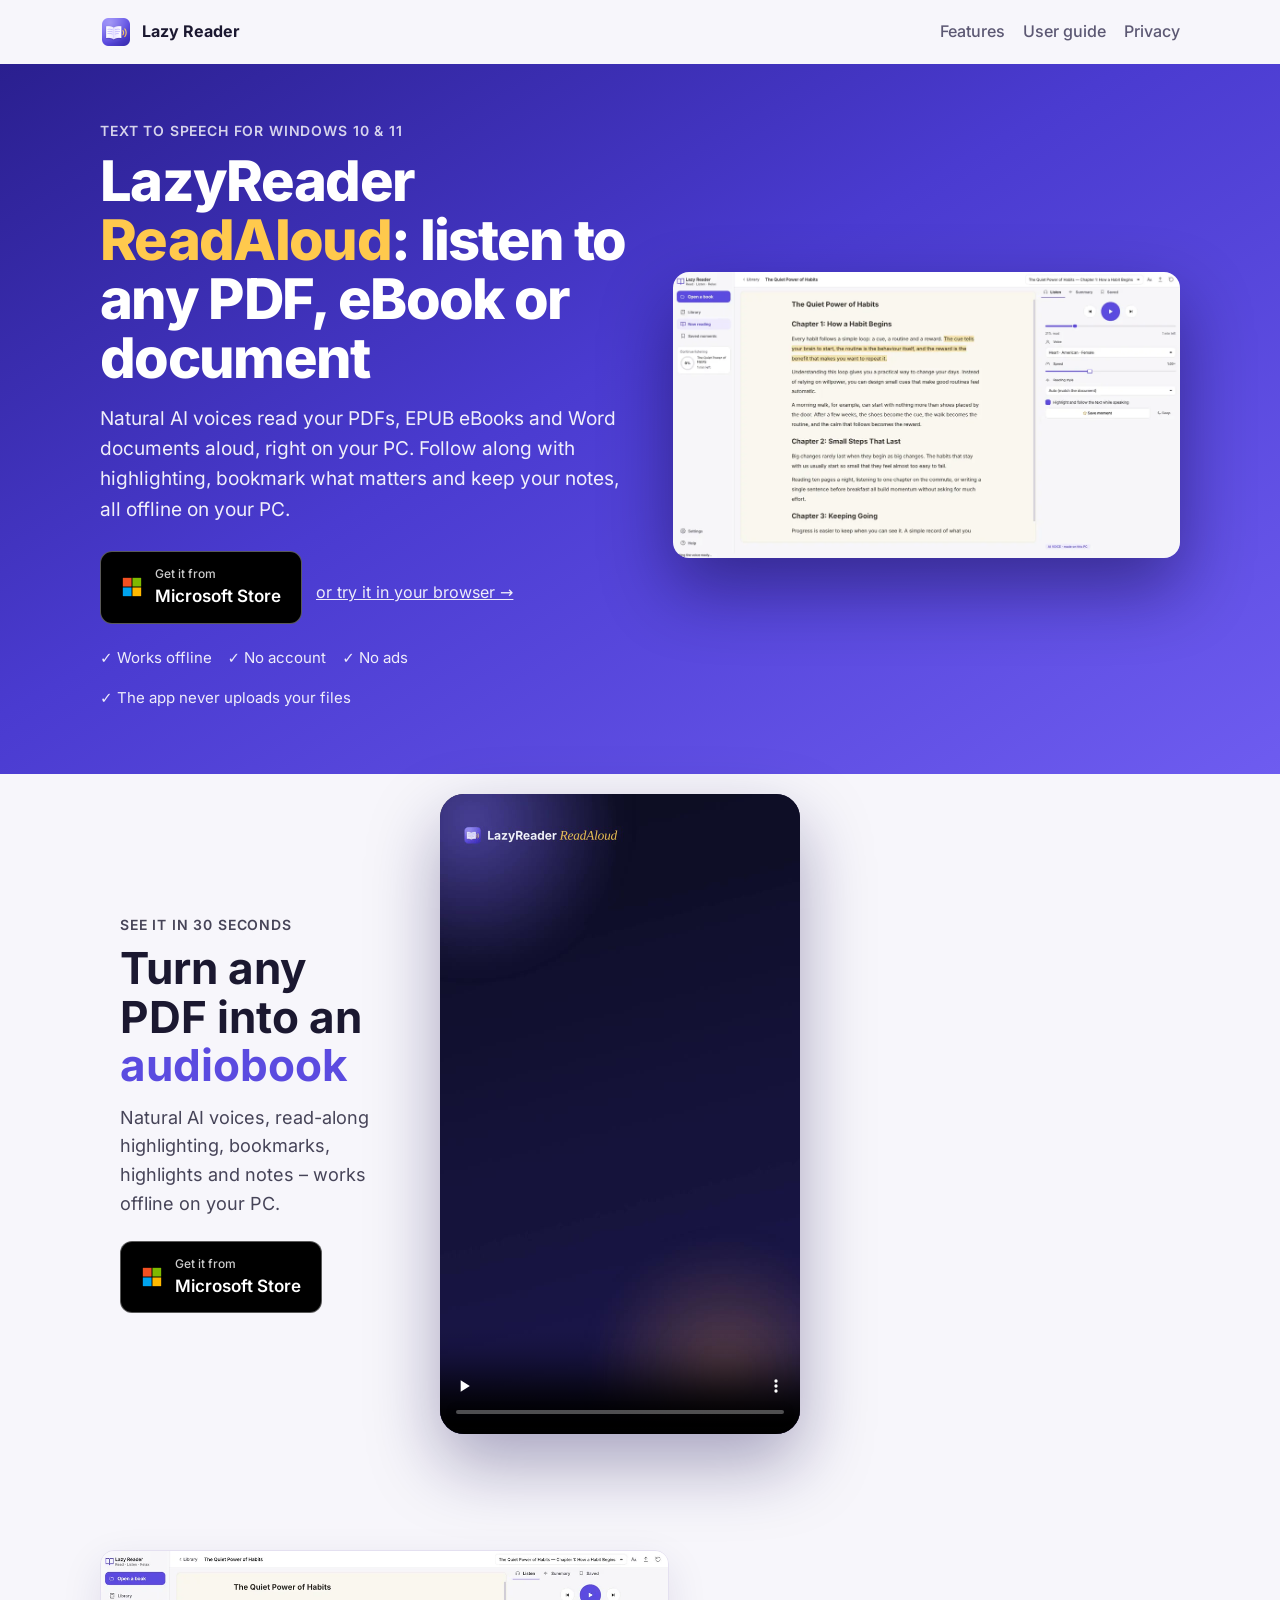
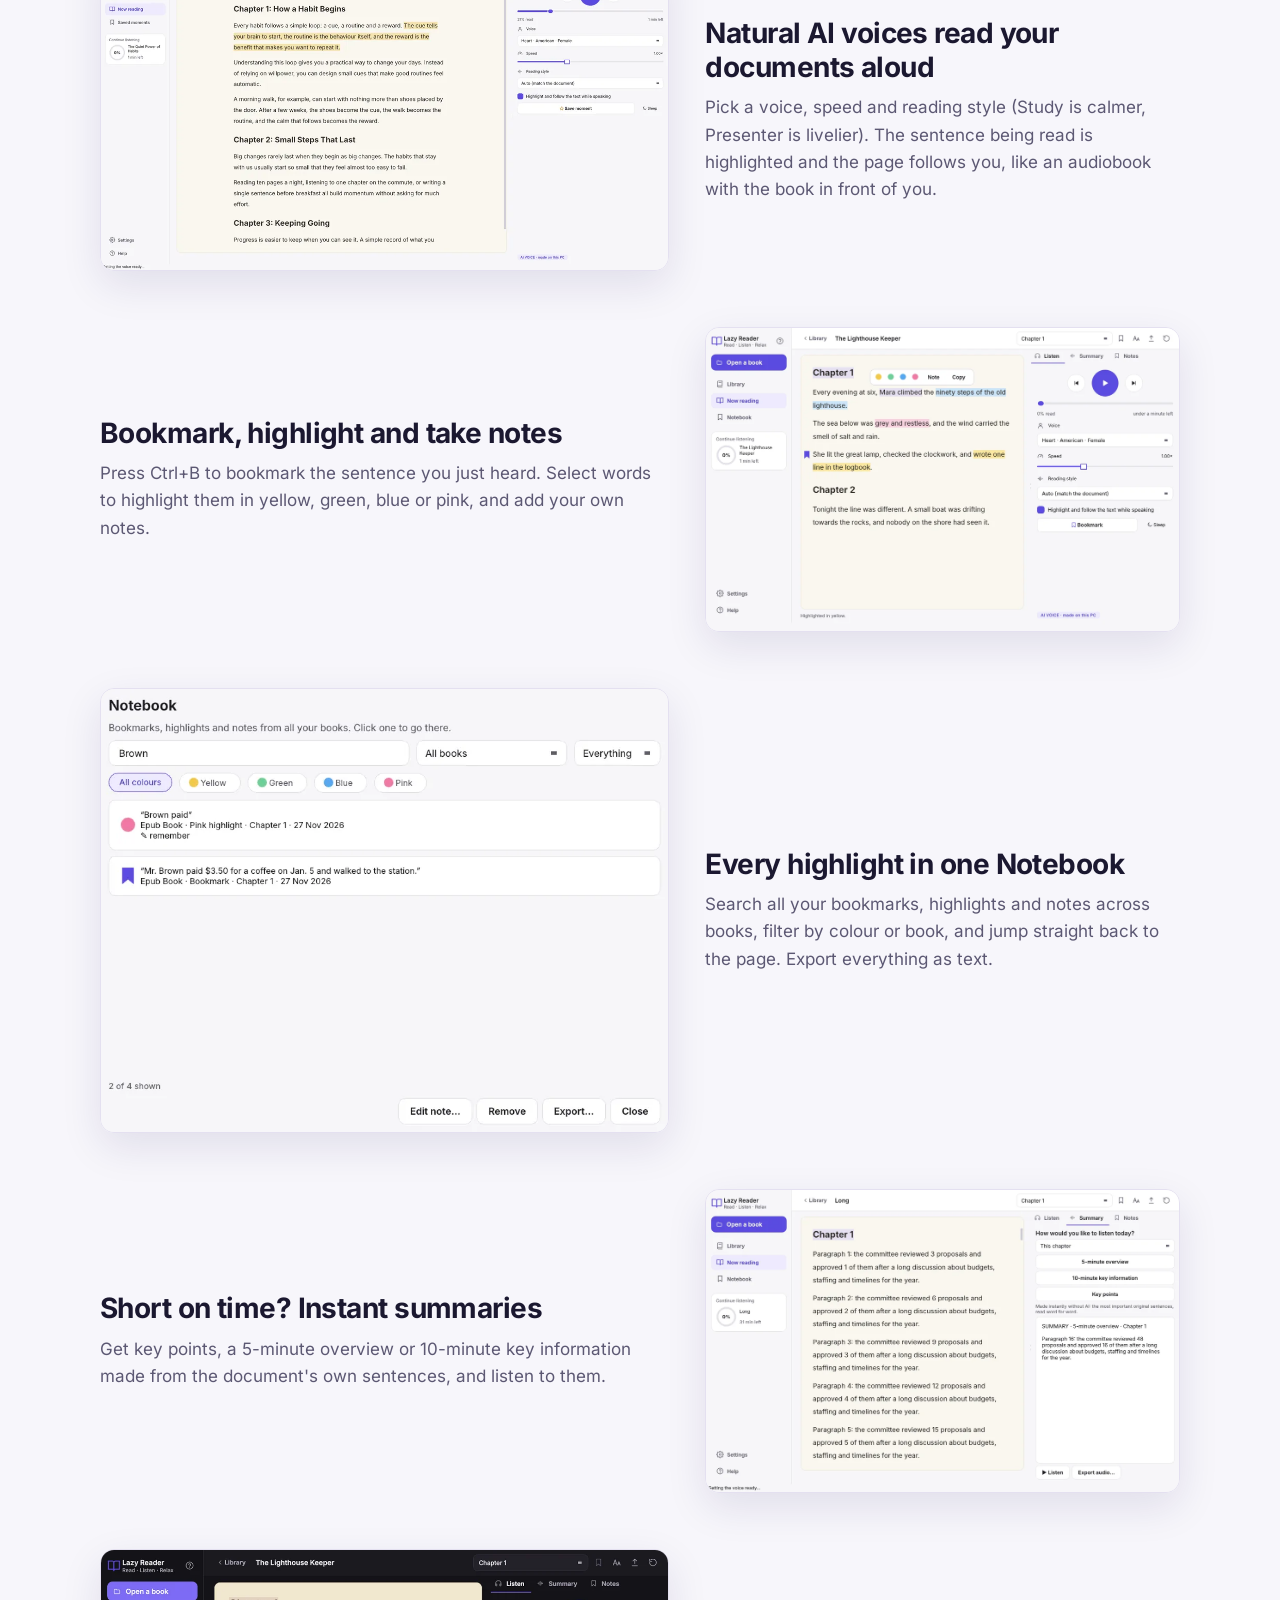
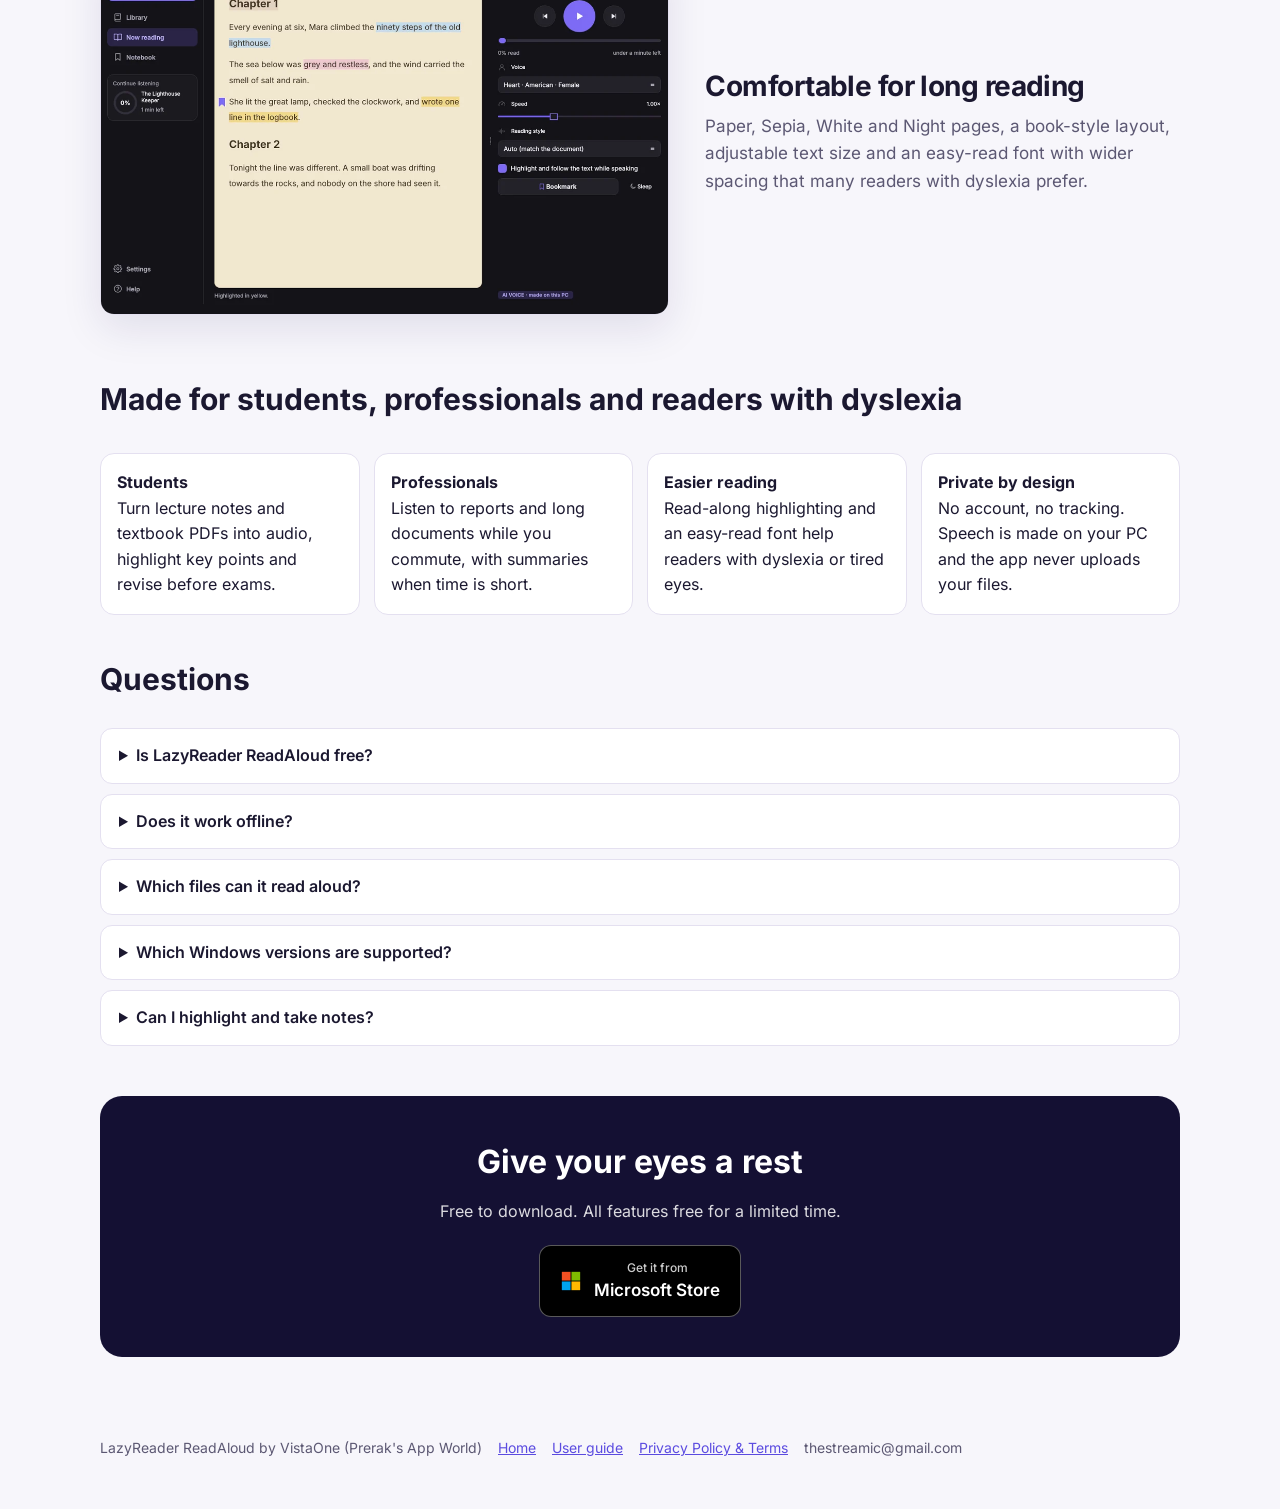
<file: windows.html>
<!doctype html>
<html lang="en"><head><meta charset="utf-8"><meta name="viewport" content="width=device-width,initial-scale=1">
<title>LazyReader ReadAloud – Free Text to Speech App for Windows 10 &amp; 11</title>
<meta name="description" content="LazyReader ReadAloud reads PDFs, eBooks and Word documents aloud on Windows with natural AI voices that work offline. Read-along highlighting, bookmarks, highlights, notes and summaries. Free on the Microsoft Store.">
<link rel="canonical" href="https://lazyreader.thestreamic.in/windows.html">
<meta name="robots" content="index,follow,max-image-preview:large">
<meta property="og:type" content="website"><meta property="og:title" content="LazyReader ReadAloud – text to speech for Windows">
<meta property="og:description" content="Listen to PDFs, eBooks and Word documents in natural AI voices that work offline. Free on the Microsoft Store.">
<meta property="og:url" content="https://lazyreader.thestreamic.in/windows.html"><meta property="og:image" content="https://lazyreader.thestreamic.in/assets/og-windows.jpg">
<meta name="twitter:card" content="summary_large_image"><meta name="twitter:image" content="https://lazyreader.thestreamic.in/assets/og-windows.jpg">
<link rel="icon" href="assets/favicon-48.png" sizes="48x48"><link rel="apple-touch-icon" href="assets/apple-touch-icon.png">
<script type="application/ld+json">{"@context": "https://schema.org", "@graph": [{"@type": "SoftwareApplication", "name": "LazyReader ReadAloud", "alternateName": "Lazy Reader for Windows", "operatingSystem": "Windows 10, Windows 11", "applicationCategory": "UtilitiesApplication", "applicationSubCategory": "Text to speech reader", "url": "https://lazyreader.thestreamic.in/windows.html", "downloadUrl": "https://apps.microsoft.com/detail/9P0QN9WHNW99", "installUrl": "https://apps.microsoft.com/detail/9P0QN9WHNW99", "image": "https://lazyreader.thestreamic.in/assets/app-icon.png", "screenshot": "https://lazyreader.thestreamic.in/assets/win/listen.webp", "offers": {"@type": "Offer", "price": "0", "priceCurrency": "EUR", "description": "Free to download"}, "publisher": {"@type": "Organization", "name": "VistaOne"}}, {"@type": "FAQPage", "mainEntity": [{"@type": "Question", "name": "Is LazyReader ReadAloud free?", "acceptedAnswer": {"@type": "Answer", "text": "It is free to download, and all features are free for a limited time while we launch. Some advanced features will later become an optional Pro upgrade; reading your documents aloud stays free."}}, {"@type": "Question", "name": "Does it work offline?", "acceptedAnswer": {"@type": "Answer", "text": "Yes. The natural AI voices run on your PC, so you can listen without internet once the app is installed. The app never uploads your documents."}}, {"@type": "Question", "name": "Which files can it read aloud?", "acceptedAnswer": {"@type": "Answer", "text": "PDF, EPUB eBooks, Word (DOCX), text, Markdown and HTML files. Smart Clean skips page numbers, headers, footers and footnote marks."}}, {"@type": "Question", "name": "Which Windows versions are supported?", "acceptedAnswer": {"@type": "Answer", "text": "Windows 10 (version 1809 or later) and Windows 11, on 64-bit PCs. 8 GB of memory is recommended."}}, {"@type": "Question", "name": "Can I highlight and take notes?", "acceptedAnswer": {"@type": "Answer", "text": "Yes. Bookmark the sentence you just heard with Ctrl+B, highlight words in yellow, green, blue or pink, add notes, and find everything in your Notebook."}}]}, {"@type": "BreadcrumbList", "itemListElement": [{"@type": "ListItem", "position": 1, "name": "Lazy Reader", "item": "https://lazyreader.thestreamic.in/"}, {"@type": "ListItem", "position": 2, "name": "Windows app", "item": "https://lazyreader.thestreamic.in/windows.html"}]}, {"@type": "VideoObject", "name": "LazyReader ReadAloud: turn any PDF into an audiobook", "description": "30-second tour of LazyReader ReadAloud, the text to speech reader for Windows: natural AI voices, read-along highlighting, bookmarks, highlights and notes. Works offline.", "thumbnailUrl": "https://lazyreader.thestreamic.in/assets/video/short-poster.jpg?v=5", "contentUrl": "https://lazyreader.thestreamic.in/assets/video/lazyreader-readaloud-short.mp4?v=5", "uploadDate": "2026-11-28", "duration": "PT27S"}]}</script>
<style>/* fonts are self-hosted: no requests to Google Fonts */
@font-face{font-family:'Inter';font-style:normal;font-display:swap;font-weight:400;src:url(assets/fonts/inter-latin-400-normal.woff2) format('woff2');unicode-range:U+0000-00FF, U+0131, U+0152-0153, U+02BB-02BC, U+02C6, U+02DA, U+02DC, U+0304, U+0308, U+0329, U+2000-206F, U+20AC, U+2122, U+2191, U+2193, U+2212, U+2215, U+FEFF, U+FFFD}
@font-face{font-family:'Inter';font-style:normal;font-display:swap;font-weight:400;src:url(assets/fonts/inter-latin-ext-400-normal.woff2) format('woff2');unicode-range:U+0100-02BA, U+02BD-02C5, U+02C7-02CC, U+02CE-02D7, U+02DD-02FF, U+0304, U+0308, U+0329, U+1D00-1DBF, U+1E00-1E9F, U+1EF2-1EFF, U+2020, U+20A0-20AB, U+20AD-20C0, U+2113, U+2C60-2C7F, U+A720-A7FF}
@font-face{font-family:'Inter';font-style:normal;font-display:swap;font-weight:500;src:url(assets/fonts/inter-latin-500-normal.woff2) format('woff2');unicode-range:U+0000-00FF, U+0131, U+0152-0153, U+02BB-02BC, U+02C6, U+02DA, U+02DC, U+0304, U+0308, U+0329, U+2000-206F, U+20AC, U+2122, U+2191, U+2193, U+2212, U+2215, U+FEFF, U+FFFD}
@font-face{font-family:'Inter';font-style:normal;font-display:swap;font-weight:500;src:url(assets/fonts/inter-latin-ext-500-normal.woff2) format('woff2');unicode-range:U+0100-02BA, U+02BD-02C5, U+02C7-02CC, U+02CE-02D7, U+02DD-02FF, U+0304, U+0308, U+0329, U+1D00-1DBF, U+1E00-1E9F, U+1EF2-1EFF, U+2020, U+20A0-20AB, U+20AD-20C0, U+2113, U+2C60-2C7F, U+A720-A7FF}
@font-face{font-family:'Inter';font-style:normal;font-display:swap;font-weight:600;src:url(assets/fonts/inter-latin-600-normal.woff2) format('woff2');unicode-range:U+0000-00FF, U+0131, U+0152-0153, U+02BB-02BC, U+02C6, U+02DA, U+02DC, U+0304, U+0308, U+0329, U+2000-206F, U+20AC, U+2122, U+2191, U+2193, U+2212, U+2215, U+FEFF, U+FFFD}
@font-face{font-family:'Inter';font-style:normal;font-display:swap;font-weight:600;src:url(assets/fonts/inter-latin-ext-600-normal.woff2) format('woff2');unicode-range:U+0100-02BA, U+02BD-02C5, U+02C7-02CC, U+02CE-02D7, U+02DD-02FF, U+0304, U+0308, U+0329, U+1D00-1DBF, U+1E00-1E9F, U+1EF2-1EFF, U+2020, U+20A0-20AB, U+20AD-20C0, U+2113, U+2C60-2C7F, U+A720-A7FF}
@font-face{font-family:'Inter';font-style:normal;font-display:swap;font-weight:700;src:url(assets/fonts/inter-latin-700-normal.woff2) format('woff2');unicode-range:U+0000-00FF, U+0131, U+0152-0153, U+02BB-02BC, U+02C6, U+02DA, U+02DC, U+0304, U+0308, U+0329, U+2000-206F, U+20AC, U+2122, U+2191, U+2193, U+2212, U+2215, U+FEFF, U+FFFD}
@font-face{font-family:'Inter';font-style:normal;font-display:swap;font-weight:700;src:url(assets/fonts/inter-latin-ext-700-normal.woff2) format('woff2');unicode-range:U+0100-02BA, U+02BD-02C5, U+02C7-02CC, U+02CE-02D7, U+02DD-02FF, U+0304, U+0308, U+0329, U+1D00-1DBF, U+1E00-1E9F, U+1EF2-1EFF, U+2020, U+20A0-20AB, U+20AD-20C0, U+2113, U+2C60-2C7F, U+A720-A7FF}
@font-face{font-family:'Inter';font-style:normal;font-display:swap;font-weight:800;src:url(assets/fonts/inter-latin-800-normal.woff2) format('woff2');unicode-range:U+0000-00FF, U+0131, U+0152-0153, U+02BB-02BC, U+02C6, U+02DA, U+02DC, U+0304, U+0308, U+0329, U+2000-206F, U+20AC, U+2122, U+2191, U+2193, U+2212, U+2215, U+FEFF, U+FFFD}
@font-face{font-family:'Inter';font-style:normal;font-display:swap;font-weight:800;src:url(assets/fonts/inter-latin-ext-800-normal.woff2) format('woff2');unicode-range:U+0100-02BA, U+02BD-02C5, U+02C7-02CC, U+02CE-02D7, U+02DD-02FF, U+0304, U+0308, U+0329, U+1D00-1DBF, U+1E00-1E9F, U+1EF2-1EFF, U+2020, U+20A0-20AB, U+20AD-20C0, U+2113, U+2C60-2C7F, U+A720-A7FF}
@font-face{font-family:'Instrument Serif';font-style:normal;font-display:swap;font-weight:400;src:url(assets/fonts/instrument-serif-latin-400-normal.woff2) format('woff2');unicode-range:U+0000-00FF, U+0131, U+0152-0153, U+02BB-02BC, U+02C6, U+02DA, U+02DC, U+0304, U+0308, U+0329, U+2000-206F, U+20AC, U+2122, U+2191, U+2193, U+2212, U+2215, U+FEFF, U+FFFD}
@font-face{font-family:'Instrument Serif';font-style:normal;font-display:swap;font-weight:400;src:url(assets/fonts/instrument-serif-latin-ext-400-normal.woff2) format('woff2');unicode-range:U+0100-02BA, U+02BD-02C5, U+02C7-02CC, U+02CE-02D7, U+02DD-02FF, U+0304, U+0308, U+0329, U+1D00-1DBF, U+1E00-1E9F, U+1EF2-1EFF, U+2020, U+20A0-20AB, U+20AD-20C0, U+2113, U+2C60-2C7F, U+A720-A7FF}
@font-face{font-family:'Instrument Serif';font-style:italic;font-display:swap;font-weight:400;src:url(assets/fonts/instrument-serif-latin-400-italic.woff2) format('woff2');unicode-range:U+0000-00FF, U+0131, U+0152-0153, U+02BB-02BC, U+02C6, U+02DA, U+02DC, U+0304, U+0308, U+0329, U+2000-206F, U+20AC, U+2122, U+2191, U+2193, U+2212, U+2215, U+FEFF, U+FFFD}
@font-face{font-family:'Instrument Serif';font-style:italic;font-display:swap;font-weight:400;src:url(assets/fonts/instrument-serif-latin-ext-400-italic.woff2) format('woff2');unicode-range:U+0100-02BA, U+02BD-02C5, U+02C7-02CC, U+02CE-02D7, U+02DD-02FF, U+0304, U+0308, U+0329, U+1D00-1DBF, U+1E00-1E9F, U+1EF2-1EFF, U+2020, U+20A0-20AB, U+20AD-20C0, U+2113, U+2C60-2C7F, U+A720-A7FF}
</style>
<style>
:root{--ink:#141033;--bg:#F7F6FB;--fg:#1B1830;--muted:#5C5873;--accent:#5B4BE0;--sun:#FFC94D}
*{box-sizing:border-box} body{margin:0;font-family:Inter,system-ui,sans-serif;background:var(--bg);color:var(--fg);line-height:1.6}
a{color:var(--accent)} .in{max-width:1120px;margin:0 auto;padding:0 20px}
nav{display:flex;align-items:center;gap:18px;padding:16px 0} nav .brand{display:flex;align-items:center;gap:10px;font-weight:700;color:var(--fg);text-decoration:none;margin-right:auto} nav img{border-radius:8px}
nav a.l{color:var(--muted);text-decoration:none;font-weight:500}
.hero{background:linear-gradient(150deg,#2A1F8F,#4A3BD0 45%,#6E5CF0);color:#fff;padding:56px 0 64px}
.hero .in{display:grid;grid-template-columns:1.05fr 1fr;gap:40px;align-items:center}
.hero h1{font-size:clamp(34px,5vw,56px);line-height:1.05;letter-spacing:-.03em;margin:10px 0 16px;font-weight:800} .hero h1 span{color:var(--sun)}
.hero p{font-size:19px;opacity:.92;margin:0 0 26px} .eyebrow{font-size:14px;font-weight:600;letter-spacing:.06em;text-transform:uppercase;opacity:.8}
.badge{display:inline-flex;align-items:center;gap:12px;background:#000;color:#fff;border:1px solid rgba(255,255,255,.35);border-radius:12px;padding:12px 20px;font-weight:600;text-decoration:none;font-size:17px}
.badge small{display:block;font-size:12px;font-weight:500;opacity:.8} .alt{display:inline-block;margin-left:14px;color:#fff;opacity:.9}
.hero img{width:100%;height:auto;border-radius:16px;box-shadow:0 30px 70px rgba(10,5,50,.45)}
.trust{display:flex;flex-wrap:wrap;gap:16px;margin-top:22px;font-size:15px;opacity:.9}
.row{display:grid;grid-template-columns:1.2fr 1fr;gap:36px;align-items:center;margin:56px 0} .row.rev img{order:2}
.row img{width:100%;height:auto;border-radius:14px;border:1px solid #E4E0F0;box-shadow:0 14px 40px rgba(30,20,90,.10)}
.row h2{font-size:28px;line-height:1.2;margin:0 0 10px;letter-spacing:-.02em} .row p{color:var(--muted);font-size:17px;margin:0}
.specs{display:grid;grid-template-columns:repeat(auto-fit,minmax(220px,1fr));gap:14px;margin:30px 0} .specs div{background:#fff;border:1px solid #E4E0F0;border-radius:14px;padding:16px}
details{background:#fff;border:1px solid #E4E0F0;border-radius:12px;padding:14px 18px;margin:10px 0} summary{font-weight:600;cursor:pointer}
.cta{background:var(--ink);color:#fff;border-radius:22px;padding:40px;text-align:center;margin:50px 0} .cta h2{font-size:32px;margin:0 0 12px}
footer{color:var(--muted);font-size:14px;padding:30px 0 50px;display:flex;flex-wrap:wrap;gap:16px}
@media (max-width:820px){.hero .in,.row{grid-template-columns:1fr} .row.rev img{order:0} .alt{display:block;margin:14px 0 0}}
.short{padding:20px 0 60px}.short-in{max-width:1080px;margin:0 auto;padding:0 20px;display:grid;grid-template-columns:1fr auto;gap:48px;align-items:center}
.short-text h2{font-size:clamp(28px,4vw,44px);line-height:1.1;margin:8px 0 14px}.short-text p{font-size:18px;opacity:.8;margin:0 0 22px;max-width:520px}
.short-video{width:min(360px,100%);height:auto;aspect-ratio:9/16;border-radius:24px;background:#141033;box-shadow:0 30px 70px rgba(20,12,80,.35)}
@media(max-width:760px){.short-in{grid-template-columns:1fr;justify-items:center;text-align:center}.short-text p{margin-left:auto;margin-right:auto}}
</style></head><body>
<div class="in"><nav><a class="brand" href="./"><img src="assets/app-icon.png" alt="Lazy Reader logo" width="32" height="32">Lazy Reader</a>
<a class="l" href="./#features">Features</a><a class="l" href="app/help/">User guide</a><a class="l" href="privacy.html">Privacy</a></nav></div>
<header class="hero"><div class="in"><div>
<div class="eyebrow">Text to speech for Windows 10 &amp; 11</div>
<h1>LazyReader <span>ReadAloud</span>: listen to any PDF, eBook or document</h1>
<p>Natural AI voices read your PDFs, EPUB eBooks and Word documents aloud, right on your PC. Follow along with highlighting, bookmark what matters and keep your notes, all offline on your PC.</p>
<a class="badge" href="https://apps.microsoft.com/detail/9P0QN9WHNW99" rel="noopener"><svg width="22" height="22" viewBox="0 0 24 24" aria-hidden="true"><path fill="#F25022" d="M2 2h9.5v9.5H2z"/><path fill="#7FBA00" d="M12.5 2H22v9.5h-9.5z"/><path fill="#00A4EF" d="M2 12.5h9.5V22H2z"/><path fill="#FFB900" d="M12.5 12.5H22V22h-9.5z"/></svg><span><small>Get it from</small>Microsoft Store</span></a><a class="alt" href="app/">or try it in your browser →</a>
<div class="trust"><span>✓ Works offline</span><span>✓ No account</span><span>✓ No ads</span><span>✓ The app never uploads your files</span></div>
</div><img src="assets/win/listen.webp" alt="LazyReader ReadAloud reading a PDF aloud on Windows with the sentence highlighted" width="1100" height="619"></div></header>
<main class="in">
<section class="short" aria-labelledby="short-h">
  <div class="short-in">
    <div class="short-text"><div class="eyebrow">See it in 30 seconds</div>
      <h2 id="short-h">Turn any PDF into an <span style="color:#5B4BE0">audiobook</span></h2>
      <p>Natural AI voices, read-along highlighting, bookmarks, highlights and notes – works offline on your PC.</p>
      <a class="badge" href="https://apps.microsoft.com/detail/9P0QN9WHNW99" rel="noopener"><svg width="22" height="22" viewBox="0 0 24 24" aria-hidden="true"><path fill="#F25022" d="M2 2h9.5v9.5H2z"/><path fill="#7FBA00" d="M12.5 2H22v9.5h-9.5z"/><path fill="#00A4EF" d="M2 12.5h9.5V22H2z"/><path fill="#FFB900" d="M12.5 12.5H22V22h-9.5z"/></svg><span><small>Get it from</small>Microsoft Store</span></a></div>
    <video class="short-video" src="assets/video/lazyreader-readaloud-short.mp4?v=5" poster="assets/video/short-poster.jpg?v=5" controls playsinline preload="none" width="360" height="640" aria-label="LazyReader ReadAloud 30-second video"></video>
  </div>
</section>

<section class="row"><img src="assets/win/listen.webp" alt="LazyReader ReadAloud for Windows: natural ai voices read your documents aloud" width="1100" height="619" loading="lazy"><div><h2>Natural AI voices read your documents aloud</h2><p>Pick a voice, speed and reading style (Study is calmer, Presenter is livelier). The sentence being read is highlighted and the page follows you, like an audiobook with the book in front of you.</p></div></section><section class="row rev"><img src="assets/win/highlight.webp" alt="LazyReader ReadAloud for Windows: bookmark, highlight and take notes" width="1100" height="619" loading="lazy"><div><h2>Bookmark, highlight and take notes</h2><p>Press Ctrl+B to bookmark the sentence you just heard. Select words to highlight them in yellow, green, blue or pink, and add your own notes.</p></div></section><section class="row"><img src="assets/win/notebook.webp" alt="LazyReader ReadAloud for Windows: every highlight in one notebook" width="1100" height="619" loading="lazy"><div><h2>Every highlight in one Notebook</h2><p>Search all your bookmarks, highlights and notes across books, filter by colour or book, and jump straight back to the page. Export everything as text.</p></div></section><section class="row rev"><img src="assets/win/summary.webp" alt="LazyReader ReadAloud for Windows: short on time? instant summaries" width="1100" height="619" loading="lazy"><div><h2>Short on time? Instant summaries</h2><p>Get key points, a 5-minute overview or 10-minute key information made from the document's own sentences, and listen to them.</p></div></section><section class="row"><img src="assets/win/pages.webp" alt="LazyReader ReadAloud for Windows: comfortable for long reading" width="1100" height="619" loading="lazy"><div><h2>Comfortable for long reading</h2><p>Paper, Sepia, White and Night pages, a book-style layout, adjustable text size and an easy-read font with wider spacing that many readers with dyslexia prefer.</p></div></section>
<h2 style="font-size:30px;margin-top:60px">Made for students, professionals and readers with dyslexia</h2>
<div class="specs"><div><b>Students</b><br>Turn lecture notes and textbook PDFs into audio, highlight key points and revise before exams.</div>
<div><b>Professionals</b><br>Listen to reports and long documents while you commute, with summaries when time is short.</div>
<div><b>Easier reading</b><br>Read-along highlighting and an easy-read font help readers with dyslexia or tired eyes.</div>
<div><b>Private by design</b><br>No account, no tracking. Speech is made on your PC and the app never uploads your files.</div></div>
<h2 style="font-size:30px;margin-top:40px">Questions</h2><details><summary>Is LazyReader ReadAloud free?</summary><p>It is free to download, and all features are free for a limited time while we launch. Some advanced features will later become an optional Pro upgrade; reading your documents aloud stays free.</p></details><details><summary>Does it work offline?</summary><p>Yes. The natural AI voices run on your PC, so you can listen without internet once the app is installed. The app never uploads your documents.</p></details><details><summary>Which files can it read aloud?</summary><p>PDF, EPUB eBooks, Word (DOCX), text, Markdown and HTML files. Smart Clean skips page numbers, headers, footers and footnote marks.</p></details><details><summary>Which Windows versions are supported?</summary><p>Windows 10 (version 1809 or later) and Windows 11, on 64-bit PCs. 8 GB of memory is recommended.</p></details><details><summary>Can I highlight and take notes?</summary><p>Yes. Bookmark the sentence you just heard with Ctrl+B, highlight words in yellow, green, blue or pink, add notes, and find everything in your Notebook.</p></details>
<div class="cta"><h2>Give your eyes a rest</h2><p style="opacity:.85;margin:0 0 20px">Free to download. All features free for a limited time.</p><a class="badge" href="https://apps.microsoft.com/detail/9P0QN9WHNW99" rel="noopener"><svg width="22" height="22" viewBox="0 0 24 24" aria-hidden="true"><path fill="#F25022" d="M2 2h9.5v9.5H2z"/><path fill="#7FBA00" d="M12.5 2H22v9.5h-9.5z"/><path fill="#00A4EF" d="M2 12.5h9.5V22H2z"/><path fill="#FFB900" d="M12.5 12.5H22V22h-9.5z"/></svg><span><small>Get it from</small>Microsoft Store</span></a></div>
</main>
<div class="in"><footer><span>LazyReader ReadAloud by VistaOne (Prerak's App World)</span><a href="./">Home</a><a href="app/help/">User guide</a><a href="privacy.html">Privacy Policy &amp; Terms</a><span>thestreamic@gmail.com</span></footer></div>
</body></html>
</file>
<file: app/assets/index-CfBDDXMP.css>
@font-face{font-family:Inter;font-style:normal;font-display:swap;font-weight:400;src:url(./inter-cyrillic-ext-400-normal-BQZuk6qB.woff2) format("woff2"),url(./inter-cyrillic-ext-400-normal-DQukG94-.woff) format("woff");unicode-range:U+0460-052F,U+1C80-1C8A,U+20B4,U+2DE0-2DFF,U+A640-A69F,U+FE2E-FE2F}@font-face{font-family:Inter;font-style:normal;font-display:swap;font-weight:400;src:url(./inter-cyrillic-400-normal-obahsSVq.woff2) format("woff2"),url(./inter-cyrillic-400-normal-HOLc17fK.woff) format("woff");unicode-range:U+0301,U+0400-045F,U+0490-0491,U+04B0-04B1,U+2116}@font-face{font-family:Inter;font-style:normal;font-display:swap;font-weight:400;src:url(./inter-greek-ext-400-normal-DGGRlc-M.woff2) format("woff2"),url(./inter-greek-ext-400-normal-KugGGMne.woff) format("woff");unicode-range:U+1F00-1FFF}@font-face{font-family:Inter;font-style:normal;font-display:swap;font-weight:400;src:url(./inter-greek-400-normal-B4URO6DV.woff2) format("woff2"),url(./inter-greek-400-normal-q2sYcFCs.woff) format("woff");unicode-range:U+0370-0377,U+037A-037F,U+0384-038A,U+038C,U+038E-03A1,U+03A3-03FF}@font-face{font-family:Inter;font-style:normal;font-display:swap;font-weight:400;src:url(./inter-vietnamese-400-normal-DMkecbls.woff2) format("woff2"),url(./inter-vietnamese-400-normal-Bbgyi5SW.woff) format("woff");unicode-range:U+0102-0103,U+0110-0111,U+0128-0129,U+0168-0169,U+01A0-01A1,U+01AF-01B0,U+0300-0301,U+0303-0304,U+0308-0309,U+0323,U+0329,U+1EA0-1EF9,U+20AB}@font-face{font-family:Inter;font-style:normal;font-display:swap;font-weight:400;src:url(./inter-latin-ext-400-normal-C1nco2VV.woff2) format("woff2"),url(./inter-latin-ext-400-normal-77YHD8bZ.woff) format("woff");unicode-range:U+0100-02BA,U+02BD-02C5,U+02C7-02CC,U+02CE-02D7,U+02DD-02FF,U+0304,U+0308,U+0329,U+1D00-1DBF,U+1E00-1E9F,U+1EF2-1EFF,U+2020,U+20A0-20AB,U+20AD-20C0,U+2113,U+2C60-2C7F,U+A720-A7FF}@font-face{font-family:Inter;font-style:normal;font-display:swap;font-weight:400;src:url(./inter-latin-400-normal-C38fXH4l.woff2) format("woff2"),url(./inter-latin-400-normal-CyCys3Eg.woff) format("woff");unicode-range:U+0000-00FF,U+0131,U+0152-0153,U+02BB-02BC,U+02C6,U+02DA,U+02DC,U+0304,U+0308,U+0329,U+2000-206F,U+20AC,U+2122,U+2191,U+2193,U+2212,U+2215,U+FEFF,U+FFFD}@font-face{font-family:Inter;font-style:normal;font-display:swap;font-weight:500;src:url(./inter-cyrillic-ext-500-normal-B0yAr1jD.woff2) format("woff2"),url(./inter-cyrillic-ext-500-normal-BmqWE9Dz.woff) format("woff");unicode-range:U+0460-052F,U+1C80-1C8A,U+20B4,U+2DE0-2DFF,U+A640-A69F,U+FE2E-FE2F}@font-face{font-family:Inter;font-style:normal;font-display:swap;font-weight:500;src:url(./inter-cyrillic-500-normal-BasfLYem.woff2) format("woff2"),url(./inter-cyrillic-500-normal-CxZf_p3X.woff) format("woff");unicode-range:U+0301,U+0400-045F,U+0490-0491,U+04B0-04B1,U+2116}@font-face{font-family:Inter;font-style:normal;font-display:swap;font-weight:500;src:url(./inter-greek-ext-500-normal-C4iEst2y.woff2) format("woff2"),url(./inter-greek-ext-500-normal-2j5mBUwD.woff) format("woff");unicode-range:U+1F00-1FFF}@font-face{font-family:Inter;font-style:normal;font-display:swap;font-weight:500;src:url(./inter-greek-500-normal-BIZE56-Y.woff2) format("woff2"),url(./inter-greek-500-normal-Xzm54t5V.woff) format("woff");unicode-range:U+0370-0377,U+037A-037F,U+0384-038A,U+038C,U+038E-03A1,U+03A3-03FF}@font-face{font-family:Inter;font-style:normal;font-display:swap;font-weight:500;src:url(./inter-vietnamese-500-normal-DOriooB6.woff2) format("woff2"),url(./inter-vietnamese-500-normal-mJboJaSs.woff) format("woff");unicode-range:U+0102-0103,U+0110-0111,U+0128-0129,U+0168-0169,U+01A0-01A1,U+01AF-01B0,U+0300-0301,U+0303-0304,U+0308-0309,U+0323,U+0329,U+1EA0-1EF9,U+20AB}@font-face{font-family:Inter;font-style:normal;font-display:swap;font-weight:500;src:url(./inter-latin-ext-500-normal-CV4jyFjo.woff2) format("woff2"),url(./inter-latin-ext-500-normal-BxGbmqWO.woff) format("woff");unicode-range:U+0100-02BA,U+02BD-02C5,U+02C7-02CC,U+02CE-02D7,U+02DD-02FF,U+0304,U+0308,U+0329,U+1D00-1DBF,U+1E00-1E9F,U+1EF2-1EFF,U+2020,U+20A0-20AB,U+20AD-20C0,U+2113,U+2C60-2C7F,U+A720-A7FF}@font-face{font-family:Inter;font-style:normal;font-display:swap;font-weight:500;src:url(./inter-latin-500-normal-Cerq10X2.woff2) format("woff2"),url(./inter-latin-500-normal-BL9OpVg8.woff) format("woff");unicode-range:U+0000-00FF,U+0131,U+0152-0153,U+02BB-02BC,U+02C6,U+02DA,U+02DC,U+0304,U+0308,U+0329,U+2000-206F,U+20AC,U+2122,U+2191,U+2193,U+2212,U+2215,U+FEFF,U+FFFD}@font-face{font-family:Inter;font-style:normal;font-display:swap;font-weight:600;src:url(./inter-cyrillic-ext-600-normal-Dfes3d0z.woff2) format("woff2"),url(./inter-cyrillic-ext-600-normal-Bcila6Z-.woff) format("woff");unicode-range:U+0460-052F,U+1C80-1C8A,U+20B4,U+2DE0-2DFF,U+A640-A69F,U+FE2E-FE2F}@font-face{font-family:Inter;font-style:normal;font-display:swap;font-weight:600;src:url(./inter-cyrillic-600-normal-CWCymEST.woff2) format("woff2"),url(./inter-cyrillic-600-normal-4D_pXhcN.woff) format("woff");unicode-range:U+0301,U+0400-045F,U+0490-0491,U+04B0-04B1,U+2116}@font-face{font-family:Inter;font-style:normal;font-display:swap;font-weight:600;src:url(./inter-greek-ext-600-normal-DRtmH8MT.woff2) format("woff2"),url(./inter-greek-ext-600-normal-B8X0CLgF.woff) format("woff");unicode-range:U+1F00-1FFF}@font-face{font-family:Inter;font-style:normal;font-display:swap;font-weight:600;src:url(./inter-greek-600-normal-plRanbMR.woff2) format("woff2"),url(./inter-greek-600-normal-BZpKdvQh.woff) format("woff");unicode-range:U+0370-0377,U+037A-037F,U+0384-038A,U+038C,U+038E-03A1,U+03A3-03FF}@font-face{font-family:Inter;font-style:normal;font-display:swap;font-weight:600;src:url(./inter-vietnamese-600-normal-Cc8MFFhd.woff2) format("woff2"),url(./inter-vietnamese-600-normal-BuLX-rYi.woff) format("woff");unicode-range:U+0102-0103,U+0110-0111,U+0128-0129,U+0168-0169,U+01A0-01A1,U+01AF-01B0,U+0300-0301,U+0303-0304,U+0308-0309,U+0323,U+0329,U+1EA0-1EF9,U+20AB}@font-face{font-family:Inter;font-style:normal;font-display:swap;font-weight:600;src:url(./inter-latin-ext-600-normal-D2bJ5OIk.woff2) format("woff2"),url(./inter-latin-ext-600-normal-CIVaiw4L.woff) format("woff");unicode-range:U+0100-02BA,U+02BD-02C5,U+02C7-02CC,U+02CE-02D7,U+02DD-02FF,U+0304,U+0308,U+0329,U+1D00-1DBF,U+1E00-1E9F,U+1EF2-1EFF,U+2020,U+20A0-20AB,U+20AD-20C0,U+2113,U+2C60-2C7F,U+A720-A7FF}@font-face{font-family:Inter;font-style:normal;font-display:swap;font-weight:600;src:url(./inter-latin-600-normal-LgqL8muc.woff2) format("woff2"),url(./inter-latin-600-normal-CiBQ2DWP.woff) format("woff");unicode-range:U+0000-00FF,U+0131,U+0152-0153,U+02BB-02BC,U+02C6,U+02DA,U+02DC,U+0304,U+0308,U+0329,U+2000-206F,U+20AC,U+2122,U+2191,U+2193,U+2212,U+2215,U+FEFF,U+FFFD}@font-face{font-family:Inter;font-style:normal;font-display:swap;font-weight:700;src:url(./inter-cyrillic-ext-700-normal-BjwYoWNd.woff2) format("woff2"),url(./inter-cyrillic-ext-700-normal-LO58E6JB.woff) format("woff");unicode-range:U+0460-052F,U+1C80-1C8A,U+20B4,U+2DE0-2DFF,U+A640-A69F,U+FE2E-FE2F}@font-face{font-family:Inter;font-style:normal;font-display:swap;font-weight:700;src:url(./inter-cyrillic-700-normal-CjBOestx.woff2) format("woff2"),url(./inter-cyrillic-700-normal-DrXBdSj3.woff) format("woff");unicode-range:U+0301,U+0400-045F,U+0490-0491,U+04B0-04B1,U+2116}@font-face{font-family:Inter;font-style:normal;font-display:swap;font-weight:700;src:url(./inter-greek-ext-700-normal-qfdV9bQt.woff2) format("woff2"),url(./inter-greek-ext-700-normal-BoQ6DsYi.woff) format("woff");unicode-range:U+1F00-1FFF}@font-face{font-family:Inter;font-style:normal;font-display:swap;font-weight:700;src:url(./inter-greek-700-normal-C3JjAnD8.woff2) format("woff2"),url(./inter-greek-700-normal-BUv2fZ6O.woff) format("woff");unicode-range:U+0370-0377,U+037A-037F,U+0384-038A,U+038C,U+038E-03A1,U+03A3-03FF}@font-face{font-family:Inter;font-style:normal;font-display:swap;font-weight:700;src:url(./inter-vietnamese-700-normal-DlLaEgI2.woff2) format("woff2"),url(./inter-vietnamese-700-normal-BZaoP0fm.woff) format("woff");unicode-range:U+0102-0103,U+0110-0111,U+0128-0129,U+0168-0169,U+01A0-01A1,U+01AF-01B0,U+0300-0301,U+0303-0304,U+0308-0309,U+0323,U+0329,U+1EA0-1EF9,U+20AB}@font-face{font-family:Inter;font-style:normal;font-display:swap;font-weight:700;src:url(./inter-latin-ext-700-normal-Ca8adRJv.woff2) format("woff2"),url(./inter-latin-ext-700-normal-TidjK2hL.woff) format("woff");unicode-range:U+0100-02BA,U+02BD-02C5,U+02C7-02CC,U+02CE-02D7,U+02DD-02FF,U+0304,U+0308,U+0329,U+1D00-1DBF,U+1E00-1E9F,U+1EF2-1EFF,U+2020,U+20A0-20AB,U+20AD-20C0,U+2113,U+2C60-2C7F,U+A720-A7FF}@font-face{font-family:Inter;font-style:normal;font-display:swap;font-weight:700;src:url(./inter-latin-700-normal-Yt3aPRUw.woff2) format("woff2"),url(./inter-latin-700-normal-BLAVimhd.woff) format("woff");unicode-range:U+0000-00FF,U+0131,U+0152-0153,U+02BB-02BC,U+02C6,U+02DA,U+02DC,U+0304,U+0308,U+0329,U+2000-206F,U+20AC,U+2122,U+2191,U+2193,U+2212,U+2215,U+FEFF,U+FFFD}@font-face{font-family:Inter;font-style:normal;font-display:swap;font-weight:800;src:url(./inter-cyrillic-ext-800-normal-BZOjs1Xv.woff2) format("woff2"),url(./inter-cyrillic-ext-800-normal-Ca-gJeZY.woff) format("woff");unicode-range:U+0460-052F,U+1C80-1C8A,U+20B4,U+2DE0-2DFF,U+A640-A69F,U+FE2E-FE2F}@font-face{font-family:Inter;font-style:normal;font-display:swap;font-weight:800;src:url(./inter-cyrillic-800-normal-C7MGvYyJ.woff2) format("woff2"),url(./inter-cyrillic-800-normal-CCHyn08d.woff) format("woff");unicode-range:U+0301,U+0400-045F,U+0490-0491,U+04B0-04B1,U+2116}@font-face{font-family:Inter;font-style:normal;font-display:swap;font-weight:800;src:url(./inter-greek-ext-800-normal-B--PVpEC.woff2) format("woff2"),url(./inter-greek-ext-800-normal-DUe57HfS.woff) format("woff");unicode-range:U+1F00-1FFF}@font-face{font-family:Inter;font-style:normal;font-display:swap;font-weight:800;src:url(./inter-greek-800-normal-CLIouy3y.woff2) format("woff2"),url(./inter-greek-800-normal-BU00tryP.woff) format("woff");unicode-range:U+0370-0377,U+037A-037F,U+0384-038A,U+038C,U+038E-03A1,U+03A3-03FF}@font-face{font-family:Inter;font-style:normal;font-display:swap;font-weight:800;src:url(./inter-vietnamese-800-normal-Cm7tD1pz.woff2) format("woff2"),url(./inter-vietnamese-800-normal-DDlpr_Ee.woff) format("woff");unicode-range:U+0102-0103,U+0110-0111,U+0128-0129,U+0168-0169,U+01A0-01A1,U+01AF-01B0,U+0300-0301,U+0303-0304,U+0308-0309,U+0323,U+0329,U+1EA0-1EF9,U+20AB}@font-face{font-family:Inter;font-style:normal;font-display:swap;font-weight:800;src:url(./inter-latin-ext-800-normal-DZJjya6U.woff2) format("woff2"),url(./inter-latin-ext-800-normal-BOMpwxm3.woff) format("woff");unicode-range:U+0100-02BA,U+02BD-02C5,U+02C7-02CC,U+02CE-02D7,U+02DD-02FF,U+0304,U+0308,U+0329,U+1D00-1DBF,U+1E00-1E9F,U+1EF2-1EFF,U+2020,U+20A0-20AB,U+20AD-20C0,U+2113,U+2C60-2C7F,U+A720-A7FF}@font-face{font-family:Inter;font-style:normal;font-display:swap;font-weight:800;src:url(./inter-latin-800-normal-BYj_oED-.woff2) format("woff2"),url(./inter-latin-800-normal-D1mf63XC.woff) format("woff");unicode-range:U+0000-00FF,U+0131,U+0152-0153,U+02BB-02BC,U+02C6,U+02DA,U+02DC,U+0304,U+0308,U+0329,U+2000-206F,U+20AC,U+2122,U+2191,U+2193,U+2212,U+2215,U+FEFF,U+FFFD}@font-face{font-family:Literata;font-style:normal;font-display:swap;font-weight:400;src:url([data-uri]) format("woff2"),url(./literata-cyrillic-ext-400-normal-BuNkiaAX.woff) format("woff");unicode-range:U+0460-052F,U+1C80-1C8A,U+20B4,U+2DE0-2DFF,U+A640-A69F,U+FE2E-FE2F}@font-face{font-family:Literata;font-style:normal;font-display:swap;font-weight:400;src:url(./literata-cyrillic-400-normal-CNCMA2GQ.woff2) format("woff2"),url(./literata-cyrillic-400-normal-BZoHpSD9.woff) format("woff");unicode-range:U+0301,U+0400-045F,U+0490-0491,U+04B0-04B1,U+2116}@font-face{font-family:Literata;font-style:normal;font-display:swap;font-weight:400;src:url(./literata-greek-ext-400-normal-wlSmuZ9Y.woff2) format("woff2"),url(./literata-greek-ext-400-normal-jenpRSxk.woff) format("woff");unicode-range:U+1F00-1FFF}@font-face{font-family:Literata;font-style:normal;font-display:swap;font-weight:400;src:url(./literata-greek-400-normal-DLCf-Z3g.woff2) format("woff2"),url(./literata-greek-400-normal-CMPfP1Pr.woff) format("woff");unicode-range:U+0370-0377,U+037A-037F,U+0384-038A,U+038C,U+038E-03A1,U+03A3-03FF}@font-face{font-family:Literata;font-style:normal;font-display:swap;font-weight:400;src:url(./literata-vietnamese-400-normal-H9pSqQsV.woff2) format("woff2"),url(./literata-vietnamese-400-normal-BvhrDK3U.woff) format("woff");unicode-range:U+0102-0103,U+0110-0111,U+0128-0129,U+0168-0169,U+01A0-01A1,U+01AF-01B0,U+0300-0301,U+0303-0304,U+0308-0309,U+0323,U+0329,U+1EA0-1EF9,U+20AB}@font-face{font-family:Literata;font-style:normal;font-display:swap;font-weight:400;src:url(./literata-latin-ext-400-normal-D5BsCrMl.woff2) format("woff2"),url(./literata-latin-ext-400-normal-Cs2-p-8d.woff) format("woff");unicode-range:U+0100-02BA,U+02BD-02C5,U+02C7-02CC,U+02CE-02D7,U+02DD-02FF,U+0304,U+0308,U+0329,U+1D00-1DBF,U+1E00-1E9F,U+1EF2-1EFF,U+2020,U+20A0-20AB,U+20AD-20C0,U+2113,U+2C60-2C7F,U+A720-A7FF}@font-face{font-family:Literata;font-style:normal;font-display:swap;font-weight:400;src:url(./literata-latin-400-normal-CLtNJ872.woff2) format("woff2"),url(./literata-latin-400-normal-CUhpYSl8.woff) format("woff");unicode-range:U+0000-00FF,U+0131,U+0152-0153,U+02BB-02BC,U+02C6,U+02DA,U+02DC,U+0304,U+0308,U+0329,U+2000-206F,U+20AC,U+2122,U+2191,U+2193,U+2212,U+2215,U+FEFF,U+FFFD}@font-face{font-family:Literata;font-style:normal;font-display:swap;font-weight:700;src:url([data-uri]) format("woff2"),url(./literata-cyrillic-ext-700-normal-Bpu1vg05.woff) format("woff");unicode-range:U+0460-052F,U+1C80-1C8A,U+20B4,U+2DE0-2DFF,U+A640-A69F,U+FE2E-FE2F}@font-face{font-family:Literata;font-style:normal;font-display:swap;font-weight:700;src:url(./literata-cyrillic-700-normal-NOaAmdwD.woff2) format("woff2"),url(./literata-cyrillic-700-normal-BChRKAeZ.woff) format("woff");unicode-range:U+0301,U+0400-045F,U+0490-0491,U+04B0-04B1,U+2116}@font-face{font-family:Literata;font-style:normal;font-display:swap;font-weight:700;src:url(./literata-greek-ext-700-normal-CFJl9TqO.woff2) format("woff2"),url(./literata-greek-ext-700-normal-BWozFBi3.woff) format("woff");unicode-range:U+1F00-1FFF}@font-face{font-family:Literata;font-style:normal;font-display:swap;font-weight:700;src:url(./literata-greek-700-normal-CLoIi4e4.woff2) format("woff2"),url(./literata-greek-700-normal-CpE4qyqy.woff) format("woff");unicode-range:U+0370-0377,U+037A-037F,U+0384-038A,U+038C,U+038E-03A1,U+03A3-03FF}@font-face{font-family:Literata;font-style:normal;font-display:swap;font-weight:700;src:url(./literata-vietnamese-700-normal-Cmj-gDIS.woff2) format("woff2"),url(./literata-vietnamese-700-normal-Be_po91e.woff) format("woff");unicode-range:U+0102-0103,U+0110-0111,U+0128-0129,U+0168-0169,U+01A0-01A1,U+01AF-01B0,U+0300-0301,U+0303-0304,U+0308-0309,U+0323,U+0329,U+1EA0-1EF9,U+20AB}@font-face{font-family:Literata;font-style:normal;font-display:swap;font-weight:700;src:url(./literata-latin-ext-700-normal-Cd5BSFN5.woff2) format("woff2"),url(./literata-latin-ext-700-normal-DBR5CORb.woff) format("woff");unicode-range:U+0100-02BA,U+02BD-02C5,U+02C7-02CC,U+02CE-02D7,U+02DD-02FF,U+0304,U+0308,U+0329,U+1D00-1DBF,U+1E00-1E9F,U+1EF2-1EFF,U+2020,U+20A0-20AB,U+20AD-20C0,U+2113,U+2C60-2C7F,U+A720-A7FF}@font-face{font-family:Literata;font-style:normal;font-display:swap;font-weight:700;src:url(./literata-latin-700-normal-DYBWKELl.woff2) format("woff2"),url(./literata-latin-700-normal-ocJiFfAw.woff) format("woff");unicode-range:U+0000-00FF,U+0131,U+0152-0153,U+02BB-02BC,U+02C6,U+02DA,U+02DC,U+0304,U+0308,U+0329,U+2000-206F,U+20AC,U+2122,U+2191,U+2193,U+2212,U+2215,U+FEFF,U+FFFD}@font-face{font-family:Atkinson Hyperlegible;font-style:normal;font-display:swap;font-weight:400;src:url(./atkinson-hyperlegible-latin-ext-400-normal-DRk46D-x.woff2) format("woff2"),url(./atkinson-hyperlegible-latin-ext-400-normal-Bbz-b3yf.woff) format("woff");unicode-range:U+0100-02BA,U+02BD-02C5,U+02C7-02CC,U+02CE-02D7,U+02DD-02FF,U+0304,U+0308,U+0329,U+1D00-1DBF,U+1E00-1E9F,U+1EF2-1EFF,U+2020,U+20A0-20AB,U+20AD-20C0,U+2113,U+2C60-2C7F,U+A720-A7FF}@font-face{font-family:Atkinson Hyperlegible;font-style:normal;font-display:swap;font-weight:400;src:url(./atkinson-hyperlegible-latin-400-normal-BrHNak5F.woff2) format("woff2"),url(./atkinson-hyperlegible-latin-400-normal-BbWidj28.woff) format("woff");unicode-range:U+0000-00FF,U+0131,U+0152-0153,U+02BB-02BC,U+02C6,U+02DA,U+02DC,U+0304,U+0308,U+0329,U+2000-206F,U+20AC,U+2122,U+2191,U+2193,U+2212,U+2215,U+FEFF,U+FFFD}@font-face{font-family:Atkinson Hyperlegible;font-style:normal;font-display:swap;font-weight:700;src:url(./atkinson-hyperlegible-latin-ext-700-normal-BoVPHkS0.woff2) format("woff2"),url(./atkinson-hyperlegible-latin-ext-700-normal-CKkU2Dpt.woff) format("woff");unicode-range:U+0100-02BA,U+02BD-02C5,U+02C7-02CC,U+02CE-02D7,U+02DD-02FF,U+0304,U+0308,U+0329,U+1D00-1DBF,U+1E00-1E9F,U+1EF2-1EFF,U+2020,U+20A0-20AB,U+20AD-20C0,U+2113,U+2C60-2C7F,U+A720-A7FF}@font-face{font-family:Atkinson Hyperlegible;font-style:normal;font-display:swap;font-weight:700;src:url(./atkinson-hyperlegible-latin-700-normal-GZI4o3u0.woff2) format("woff2"),url(./atkinson-hyperlegible-latin-700-normal-BK6Glc0m.woff) format("woff");unicode-range:U+0000-00FF,U+0131,U+0152-0153,U+02BB-02BC,U+02C6,U+02DA,U+02DC,U+0304,U+0308,U+0329,U+2000-206F,U+20AC,U+2122,U+2191,U+2193,U+2212,U+2215,U+FEFF,U+FFFD}:root{--bg: #F6F7FB;--surface: #FFFFFF;--surface-2: #EEF0F6;--fg: #1A1C22;--muted: #5B6070;--line: #E1E4EE;--primary: #3557D6;--on-primary: #FFFFFF;--primary-soft: #E3E9FF;--on-primary-soft: #0E2266;--teal: #0F8A7E;--teal-soft: #D9F2EE;--on-teal-soft: #053E38;--sun: #E59A1C;--sun-soft: #FFEBC7;--on-sun-soft: #4A2F00;--hl: rgba(53, 87, 214, .1);--word: rgba(53, 87, 214, .28);--mk-yellow: #FBE7A1;--mk-green: #D2EFC2;--mk-blue: #CBE4FA;--mk-pink: #F9D2E0;--sel: #EEF0F6;--danger: #C2352C;--shadow: 0 10px 30px rgba(20, 30, 70, .12);--ui: "Inter", system-ui, -apple-system, "Segoe UI", Roboto, sans-serif;color-scheme:light}:root[data-theme=sepia]{--bg: #F5ECD9;--surface: #FBF5E8;--surface-2: #EDE2CA;--fg: #3A2E1E;--muted: #6E5F48;--line: #DDCFB1;--primary: #8A5A1F;--on-primary: #FFFFFF;--primary-soft: #F0DDB8;--on-primary-soft: #3B2608;--teal: #6E7B3A;--teal-soft: #E9E2C6;--on-teal-soft: #2F3410;--sun-soft: #F3D9B6;--on-sun-soft: #3D1F00;--hl: rgba(138, 90, 31, .12);--word: rgba(138, 90, 31, .32);--mk-yellow: #F2D98A;--mk-green: #CFE3B0;--mk-blue: #C6DCEB;--mk-pink: #EDC8CF;--sel: #EDE2CA}:root[data-theme=dark]{--bg: #111318;--surface: #1A1D23;--surface-2: #242832;--fg: #E8E9EF;--muted: #A9AEBE;--line: #2C303A;--primary: #9DB1FF;--on-primary: #0B1A55;--primary-soft: #26346B;--on-primary-soft: #DFE5FF;--teal: #6FD6C8;--teal-soft: #16423C;--on-teal-soft: #C9F1EA;--sun: #FFC66B;--sun-soft: #4A3510;--on-sun-soft: #FFE3B5;--hl: rgba(157, 177, 255, .14);--word: rgba(157, 177, 255, .34);--mk-yellow: #5B4E1E;--mk-green: #2E4A2B;--mk-blue: #23405A;--mk-pink: #56303F;--sel: #242832;--danger: #FF8A80;--shadow: 0 10px 30px rgba(0, 0, 0, .4);color-scheme:dark}@media (prefers-color-scheme: dark){:root[data-theme=system]{--bg: #111318;--surface: #1A1D23;--surface-2: #242832;--fg: #E8E9EF;--muted: #A9AEBE;--line: #2C303A;--primary: #9DB1FF;--on-primary: #0B1A55;--primary-soft: #26346B;--on-primary-soft: #DFE5FF;--teal: #6FD6C8;--teal-soft: #16423C;--on-teal-soft: #C9F1EA;--sun: #FFC66B;--sun-soft: #4A3510;--on-sun-soft: #FFE3B5;--hl: rgba(157, 177, 255, .14);--word: rgba(157, 177, 255, .34);--mk-yellow: #5B4E1E;--mk-green: #2E4A2B;--mk-blue: #23405A;--mk-pink: #56303F;--sel: #242832;--danger: #FF8A80;--shadow: 0 10px 30px rgba(0, 0, 0, .4);color-scheme:dark}}*{box-sizing:border-box}html,body{height:100%}body{margin:0;background:var(--bg);color:var(--fg);font-family:var(--ui);font-size:16px;line-height:1.5;-webkit-font-smoothing:antialiased}button,input,select,textarea{font:inherit;color:inherit}button{cursor:pointer}:focus-visible{outline:3px solid var(--primary);outline-offset:2px;border-radius:8px}[hidden]{display:none!important}.sr{position:absolute;width:1px;height:1px;overflow:hidden;clip:rect(0 0 0 0)}#app{min-height:100%}.page{max-width:980px;margin:0 auto;padding:18px max(16px,env(safe-area-inset-left)) 40px max(16px,env(safe-area-inset-right))}.top{display:flex;align-items:center;gap:12px}.top .grow{flex:1;min-width:0}.hello{color:var(--muted);font-size:15px;margin:0}h1{font-size:clamp(28px,4vw,36px);margin:0;letter-spacing:-.02em;font-weight:800}h2{font-size:20px;margin:0;letter-spacing:-.01em}.muted{color:var(--muted)}.small{font-size:13.5px}.icon-btn{width:44px;height:44px;border-radius:50%;border:0;background:transparent;display:inline-flex;align-items:center;justify-content:center;color:var(--fg)}.icon-btn:hover{background:var(--surface-2)}.icon-btn svg{width:24px;height:24px;fill:currentColor}.btn{border:0;border-radius:12px;padding:10px 16px;font-weight:600;display:inline-flex;align-items:center;gap:8px;background:var(--primary);color:var(--on-primary)}.btn.tonal{background:var(--teal-soft);color:var(--on-teal-soft)}.btn.ghost{background:transparent;color:var(--primary)}.btn.outline{background:transparent;color:var(--primary);box-shadow:inset 0 0 0 1px var(--line)}.btn.danger{background:var(--danger);color:#fff}.btn:disabled{opacity:.45;cursor:default}.btn svg{width:18px;height:18px;fill:currentColor}.tiles{display:grid;grid-template-columns:repeat(3,minmax(0,1fr));gap:12px;margin:20px 0 14px}@media (max-width: 620px){.tiles{grid-template-columns:1fr 1fr}.tiles .tile:last-child{grid-column:span 2}}.tile{text-align:left;border:0;border-radius:18px;padding:16px;min-width:0;display:flex;flex-direction:column;gap:10px}.tile svg{width:24px;height:24px;fill:currentColor}.tile b{display:block;font-size:16px}.tile span{font-size:13px;opacity:.78}.tile.a{background:var(--primary-soft);color:var(--on-primary-soft)}.tile.b{background:var(--teal-soft);color:var(--on-teal-soft)}.tile.c{background:var(--sun-soft);color:var(--on-sun-soft)}.tile:hover{filter:brightness(.98)}.continue{width:100%;text-align:left;border:0;border-radius:20px;background:var(--primary);color:var(--on-primary);padding:18px;display:flex;align-items:center;gap:14px;margin-bottom:14px}.continue .eyebrow{font-size:11.5px;letter-spacing:.1em;font-weight:700;opacity:.8}.continue .t{font-size:18px;font-weight:700;margin:2px 0}.continue .play{margin-left:auto;width:52px;height:52px;border-radius:50%;background:var(--on-primary);color:var(--primary);display:flex;align-items:center;justify-content:center;flex:none}.continue .play svg{width:28px;height:28px;fill:currentColor}.list-head{font-weight:600;color:var(--muted);font-size:14px;margin:8px 0}.docs{display:grid;gap:10px}.doc{display:flex;align-items:center;gap:14px;background:var(--surface);border:1px solid var(--line);border-radius:16px;padding:12px 8px 12px 14px;min-width:0}.doc .open{flex:1;display:flex;gap:14px;align-items:center;border:0;background:none;text-align:left;padding:0;min-width:0}.cover{width:46px;height:60px;border-radius:8px;color:#fff;display:flex;flex-direction:column;align-items:center;justify-content:center;flex:none;font-weight:800;font-size:22px;line-height:1}.cover small{font-size:8px;font-weight:700;opacity:.85;margin-top:4px;letter-spacing:.05em}.doc .t{font-weight:600;font-size:16.5px;overflow:hidden;text-overflow:ellipsis;display:-webkit-box;-webkit-line-clamp:2;-webkit-box-orient:vertical}.bar{height:5px;background:var(--surface-2);border-radius:3px;overflow:hidden;margin-top:8px}.bar i{display:block;height:100%;background:var(--primary);border-radius:3px}.empty{display:grid;gap:10px}.empty .row{display:flex;gap:14px;align-items:center;background:var(--surface);border-radius:16px;padding:16px}.empty .ic{width:40px;height:40px;border-radius:50%;background:var(--primary-soft);color:var(--on-primary-soft);display:flex;align-items:center;justify-content:center;flex:none}.empty .ic svg{width:20px;height:20px;fill:currentColor}.drop-hint{border:2px dashed var(--line);border-radius:16px;padding:18px;text-align:center;color:var(--muted);margin-top:4px}body.dragging .drop-overlay{display:flex}.drop-overlay{display:none;position:fixed;inset:0;background:color-mix(in srgb,var(--primary) 18%,transparent);z-index:50;align-items:center;justify-content:center;font-size:22px;font-weight:700;color:var(--primary);pointer-events:none}.reader{display:flex;flex-direction:column;height:100dvh}.rtop{display:flex;align-items:center;gap:4px;padding:6px 8px;padding-top:max(6px,env(safe-area-inset-top));border-bottom:1px solid var(--line);background:var(--bg)}.rtop .tt{flex:1;min-width:0}.rtop .tt b{display:block;font-size:16.5px;white-space:nowrap;overflow:hidden;text-overflow:ellipsis}.chapter-select{border:0;background:transparent;color:var(--primary);font-size:13.5px;padding:2px 0;max-width:100%}.text{flex:1;overflow-y:auto}.text .inner{max-width:720px;margin:0 auto;padding:20px 22px 40px 36px}.p{margin:0 0 .9em}.p.h{font-weight:700;margin:1.3em 0 .5em}.s{border-radius:4px;cursor:pointer;transition:background .2s}.s.cur{background:var(--hl)}.s.sel{background:var(--sel);box-shadow:0 0 0 2px var(--line)}.w{background:var(--word);border-radius:3px}.welcome{margin:12px auto 0;max-width:720px;background:var(--primary-soft);color:var(--on-primary-soft);border-radius:16px;padding:14px 16px}.welcome b{display:block}.welcome .actions{display:flex;flex-wrap:wrap;gap:8px;margin-top:10px}.selbar{display:flex;justify-content:center;gap:6px;padding:6px;background:var(--surface-2);flex-wrap:wrap}.player{background:var(--surface);box-shadow:0 -6px 24px #00000014;border-radius:24px 24px 0 0;padding:10px 16px;padding-bottom:max(10px,env(safe-area-inset-bottom))}.player .in{max-width:720px;margin:0 auto}.progress{height:4px;border-radius:2px;background:var(--surface-2);overflow:hidden;cursor:pointer}.progress i{display:block;height:100%;background:var(--primary)}.status{display:flex;align-items:center;gap:8px;margin-top:6px;font-size:13px;color:var(--muted)}.status .grow{flex:1}.badge{font-size:11px;font-weight:700;letter-spacing:.05em;padding:2px 7px;border-radius:6px;background:var(--primary-soft);color:var(--primary)}.msg{color:var(--primary);font-size:13.5px;min-height:0}.controls{display:flex;align-items:center;justify-content:space-between;margin:4px 0}.controls .icon-btn svg{width:28px;height:28px}.playbtn{width:64px;height:64px;border-radius:50%;border:0;background:var(--primary);color:var(--on-primary);display:flex;align-items:center;justify-content:center;box-shadow:var(--shadow)}.playbtn svg{width:34px;height:34px;fill:currentColor}.speed{border:0;background:transparent;color:var(--primary);font-weight:700;font-size:17px;width:56px;height:44px;border-radius:12px}.speed:hover{background:var(--surface-2)}.row2{display:grid;grid-template-columns:1fr 1fr;gap:8px}.row2 .btn{justify-content:center}dialog{border:0;border-radius:22px;padding:0;background:var(--surface);color:var(--fg);box-shadow:var(--shadow);width:min(560px,calc(100vw - 24px));max-height:calc(100dvh - 32px)}dialog::backdrop{background:#0a0e1e73}.dlg{padding:22px;display:flex;flex-direction:column;gap:12px;max-height:calc(100dvh - 32px)}.dlg .body{overflow-y:auto;display:flex;flex-direction:column;gap:12px;min-height:0}.dlg .foot{display:flex;justify-content:flex-end;gap:8px;flex-wrap:wrap}.field{display:flex;flex-direction:column;gap:4px}.field label{font-size:13px;color:var(--muted);font-weight:600}input[type=text],input[type=search],textarea,select{background:var(--bg);border:1px solid var(--line);border-radius:12px;padding:10px 12px;width:100%}textarea{min-height:180px;resize:vertical}.switch{display:flex;align-items:center;gap:12px;justify-content:space-between}.switch input{width:44px;height:24px;accent-color:var(--primary)}.preview{background:var(--bg);border-radius:12px;padding:12px;max-height:240px;overflow-y:auto;font-size:14px}.preview .h{font-weight:700}.warn{color:var(--danger);font-size:13.5px}.menu{position:absolute;background:var(--surface);border-radius:14px;box-shadow:var(--shadow);padding:6px;z-index:40;min-width:200px}.menu button{display:block;width:100%;text-align:left;border:0;background:transparent;padding:10px 12px;border-radius:10px}.menu button:hover{background:var(--surface-2)}.choice{display:grid;gap:8px}.choice button{justify-content:flex-start}.seg{display:inline-flex;background:var(--surface-2);border-radius:12px;padding:3px}.seg button{border:0;background:transparent;padding:7px 12px;border-radius:9px;font-weight:600;font-size:14px}.seg button.on{background:var(--surface);box-shadow:0 1px 3px #0000001f}.toast{position:fixed;left:50%;bottom:24px;transform:translate(-50%);background:var(--fg);color:var(--bg);padding:10px 16px;border-radius:12px;z-index:60;font-size:14px;max-width:calc(100vw - 32px)}.section{background:var(--surface);border:1px solid var(--line);border-radius:18px;padding:18px;margin-top:14px;display:flex;flex-direction:column;gap:12px}.section h2{font-size:17px;color:var(--primary)}.radio{display:flex;align-items:center;gap:10px;cursor:pointer}.radio input{accent-color:var(--primary);width:18px;height:18px}.voices{display:grid;gap:4px;max-height:360px;overflow-y:auto}.range{display:flex;align-items:center;gap:12px}.range input{flex:1;accent-color:var(--primary)}.sample{background:var(--bg);border-radius:12px;padding:14px}.moment{background:var(--surface);border:1px solid var(--line);border-radius:16px;padding:16px;display:flex;flex-direction:column;gap:6px}.moment q{font-style:italic}kbd{background:var(--surface-2);border-radius:6px;padding:1px 6px;font-size:13px}.p{position:relative}mark.hl{color:inherit;border-radius:3px;padding:0 1px;cursor:pointer}.hl-yellow{background:var(--mk-yellow)}.hl-green{background:var(--mk-green)}.hl-blue{background:var(--mk-blue)}.hl-pink{background:var(--mk-pink)}.s.bm:before{content:"";position:absolute;left:-26px;width:14px;height:20px;margin-top:.2em;cursor:pointer;background:var(--primary);clip-path:polygon(0 0,100% 0,100% 100%,50% 72%,0 100%)}.hlbar{position:fixed;z-index:30;display:flex;align-items:center;gap:4px;padding:6px 8px;border-radius:14px;background:var(--surface);border:1px solid var(--line);box-shadow:var(--shadow)}.hlbar .btn{padding:6px 10px;min-height:34px}.sw{display:inline-block;width:24px;height:24px;border-radius:50%;border:2px solid var(--surface);box-shadow:0 0 0 1px var(--line);padding:0;vertical-align:middle}i.sw{width:12px;height:12px;border-width:0;margin-right:4px}.sw-yellow{background:#f2c94c}.sw-green{background:#6fcf97}.sw-blue{background:#56a8f0}.sw-pink{background:#f07aa6}.hlbar .sw{margin:0 3px;cursor:pointer}.hlbar .sw:hover{transform:scale(1.12)}.nb-filters{display:grid;grid-template-columns:1fr auto auto;gap:8px}.nb-filters input,.nb-filters select{min-height:42px;border-radius:12px;border:1px solid var(--line);background:var(--surface);padding:0 12px}@media (max-width: 560px){.nb-filters{grid-template-columns:1fr 1fr}.nb-filters input{grid-column:1 / -1}}.chips{display:flex;flex-wrap:wrap;gap:6px;margin-top:10px}.chip{border:1px solid var(--line);background:var(--surface);border-radius:999px;padding:5px 12px;font-size:14px;color:var(--muted);display:inline-flex;align-items:center}.chip.on{border-color:var(--primary);color:var(--primary);background:var(--primary-soft)}.moment{cursor:pointer;border-left-width:4px}.moment.bmk{border-left-color:var(--primary)}.moment.hlc-yellow{border-left-color:#f2c94c}.moment.hlc-green{border-left-color:#6fcf97}.moment.hlc-blue{border-left-color:#56a8f0}.moment.hlc-pink{border-left-color:#f07aa6}.moment .small svg{width:12px;height:12px;fill:var(--primary);vertical-align:-1px}.moment .note{background:var(--surface-2);border-radius:10px;padding:8px 10px}.moment .acts{display:flex;gap:6px;flex-wrap:wrap}.welcome-steps{margin:0;padding-left:20px;display:grid;gap:8px}a.icon-btn{display:inline-grid;place-items:center;color:inherit}
</file>
